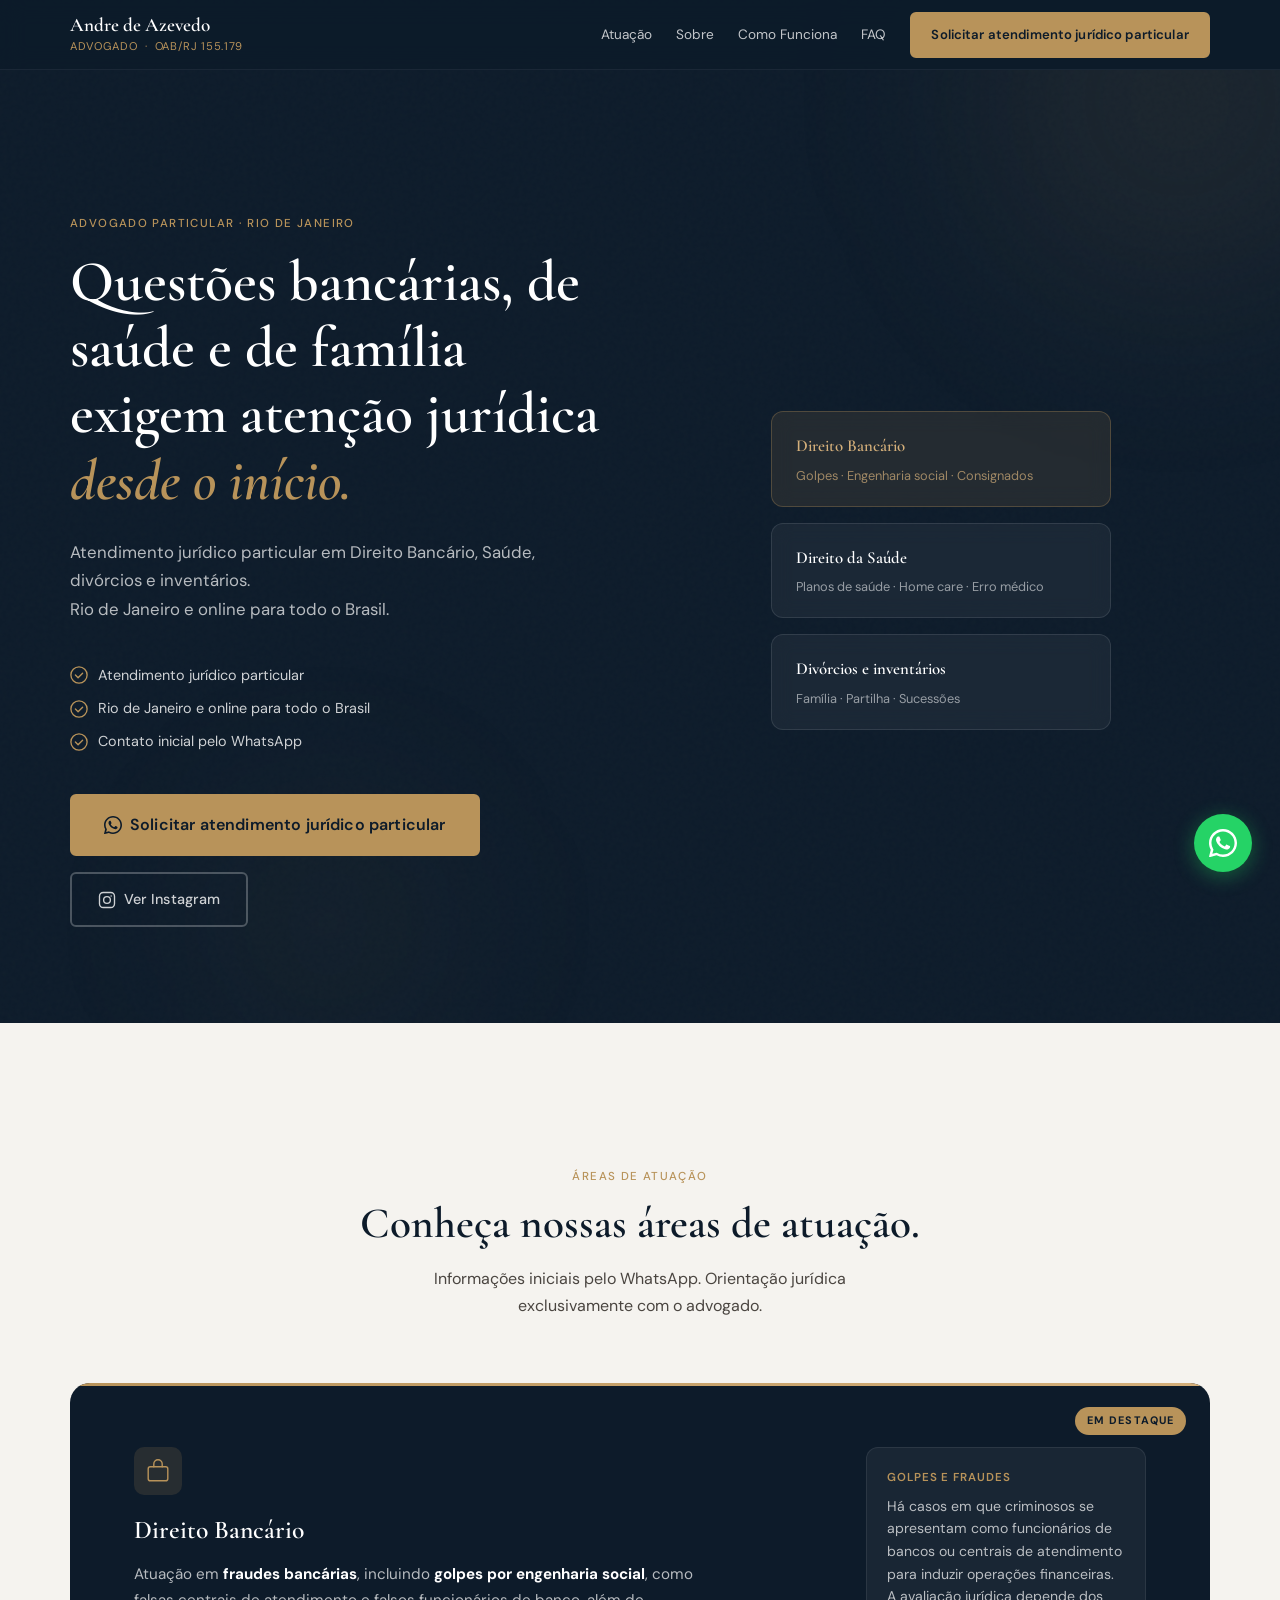
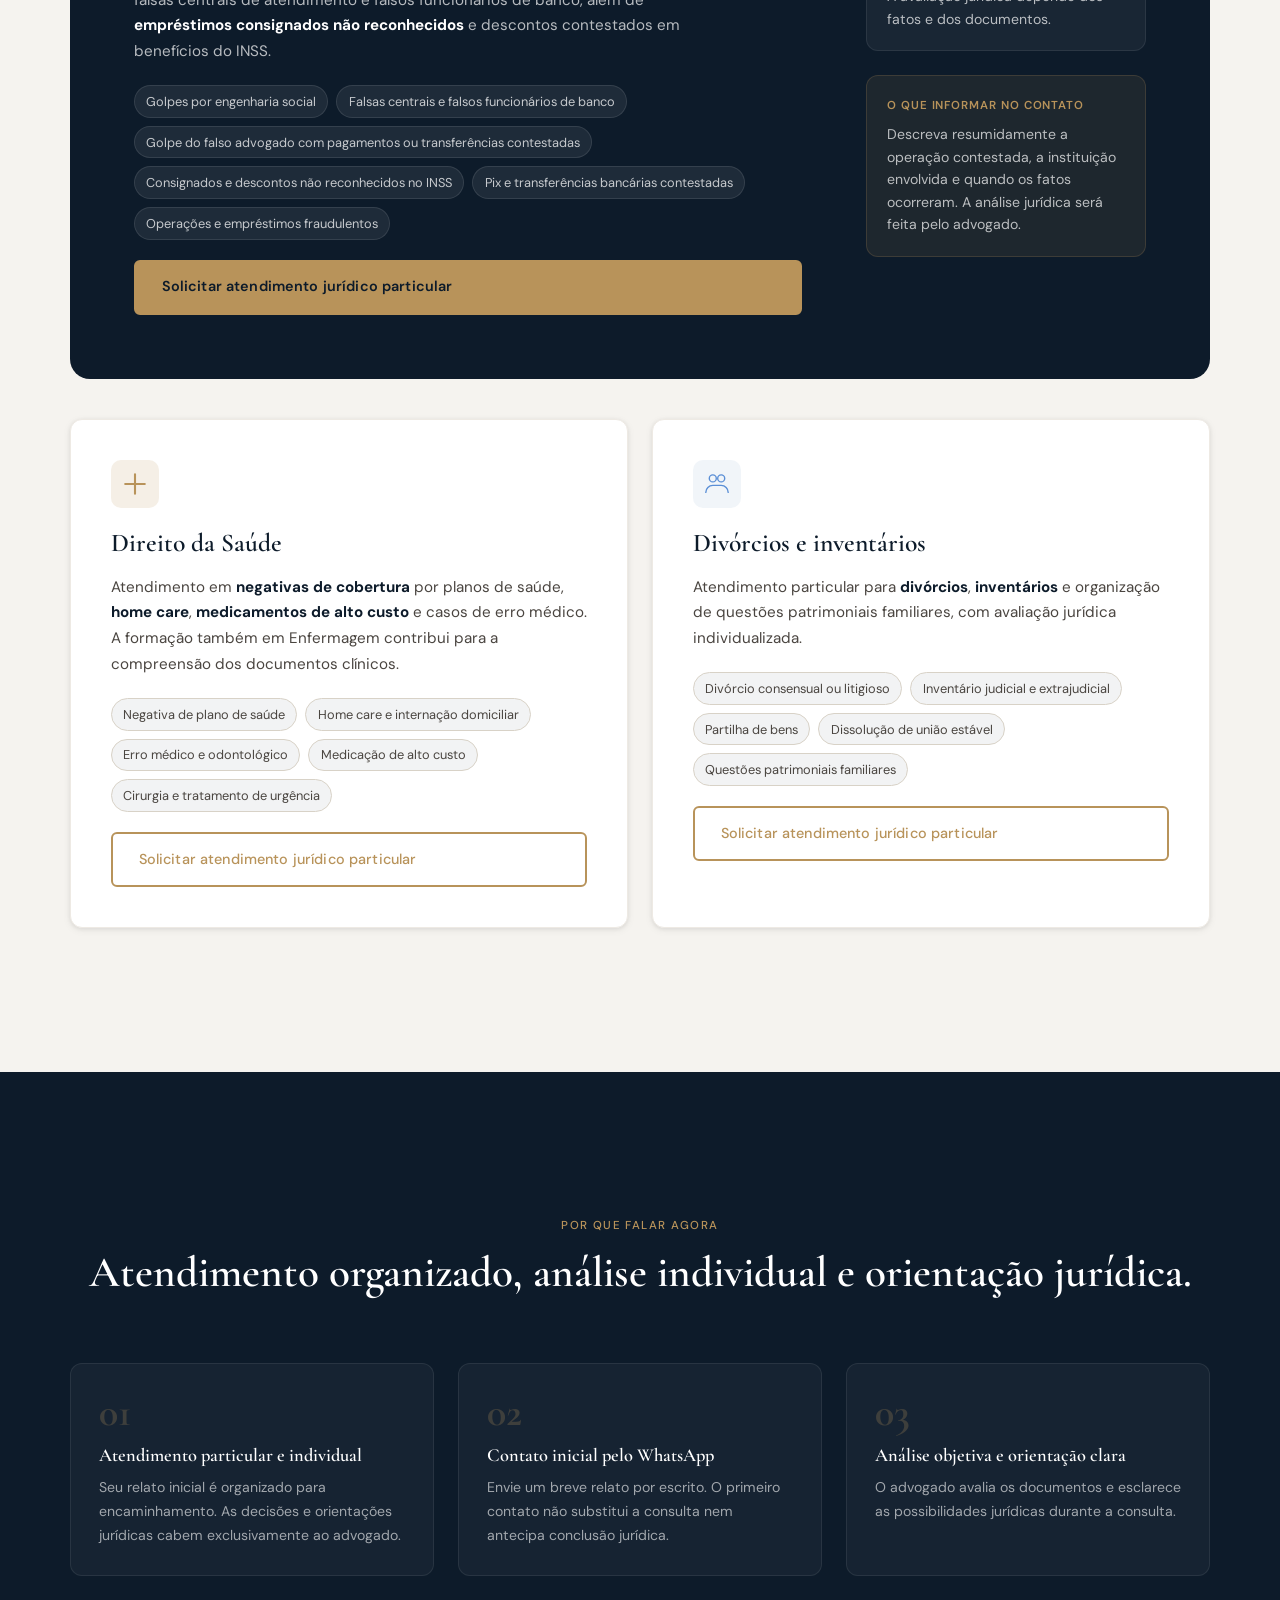
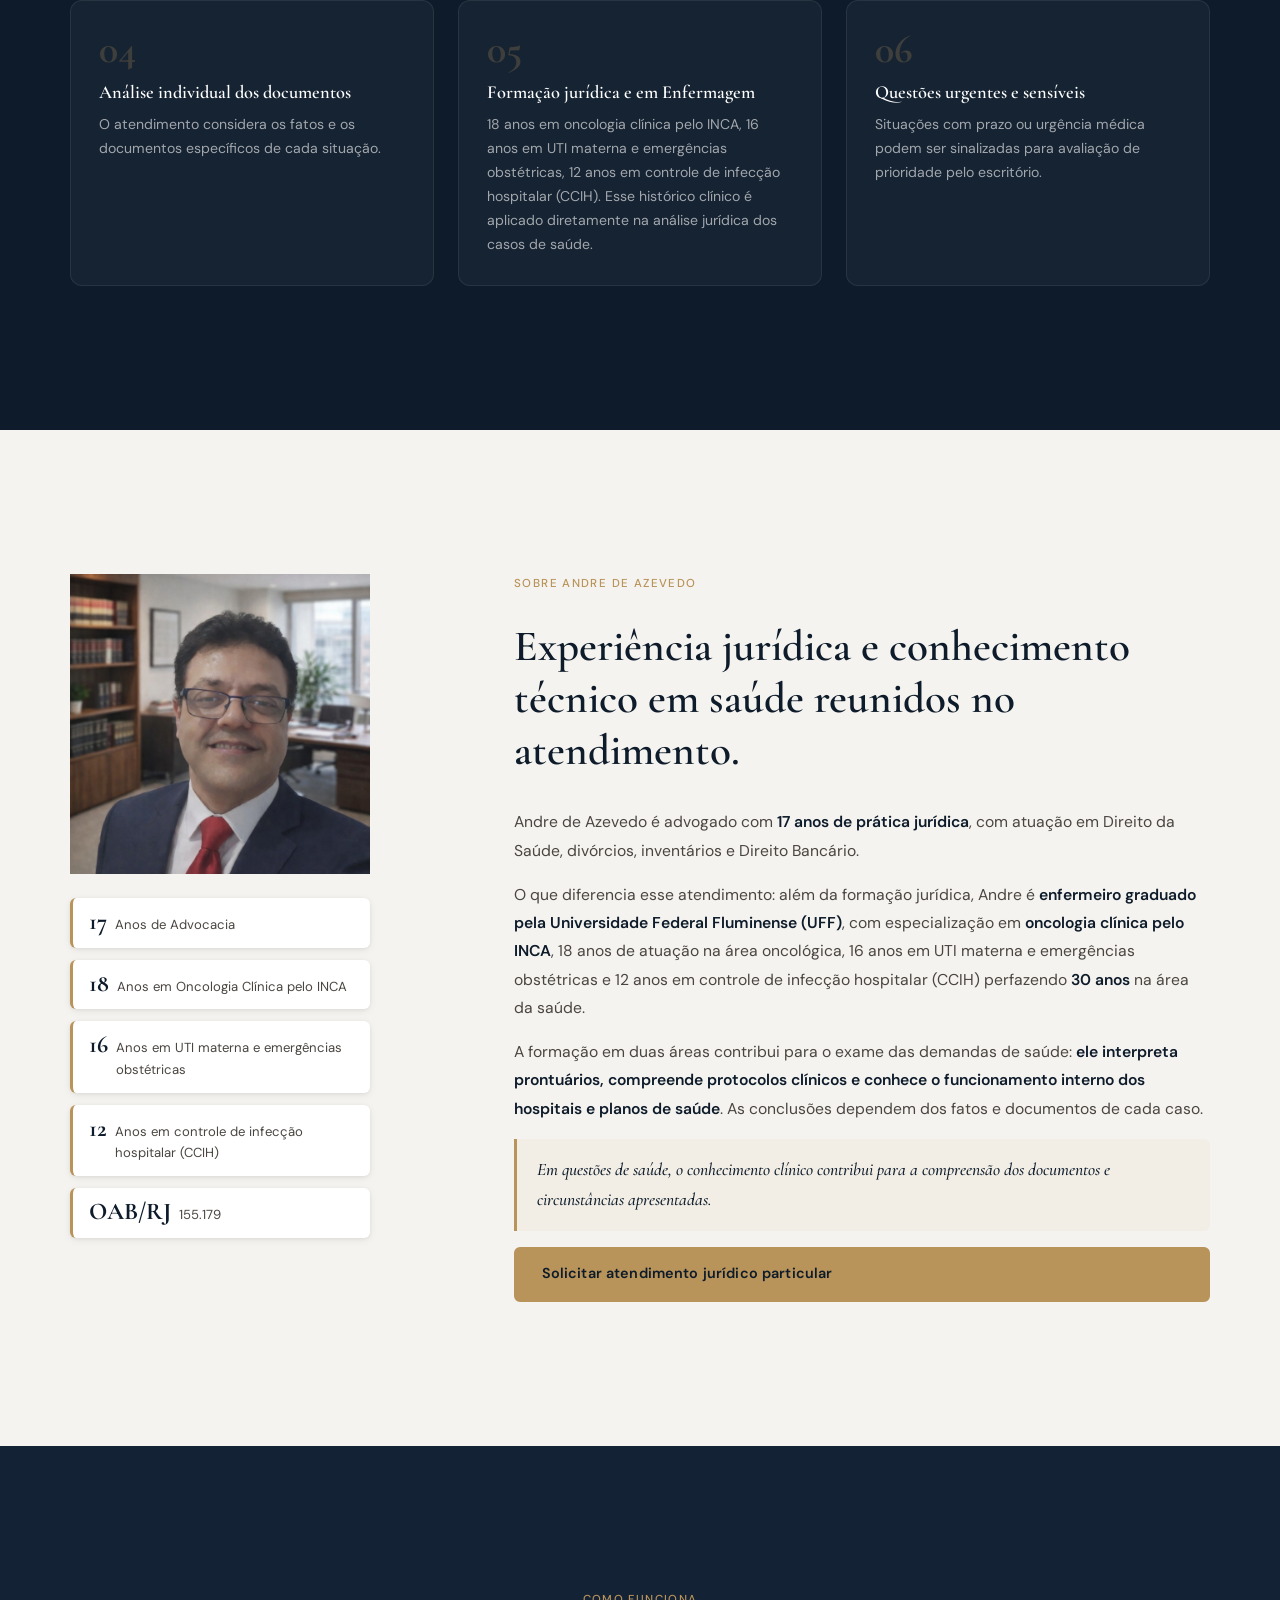
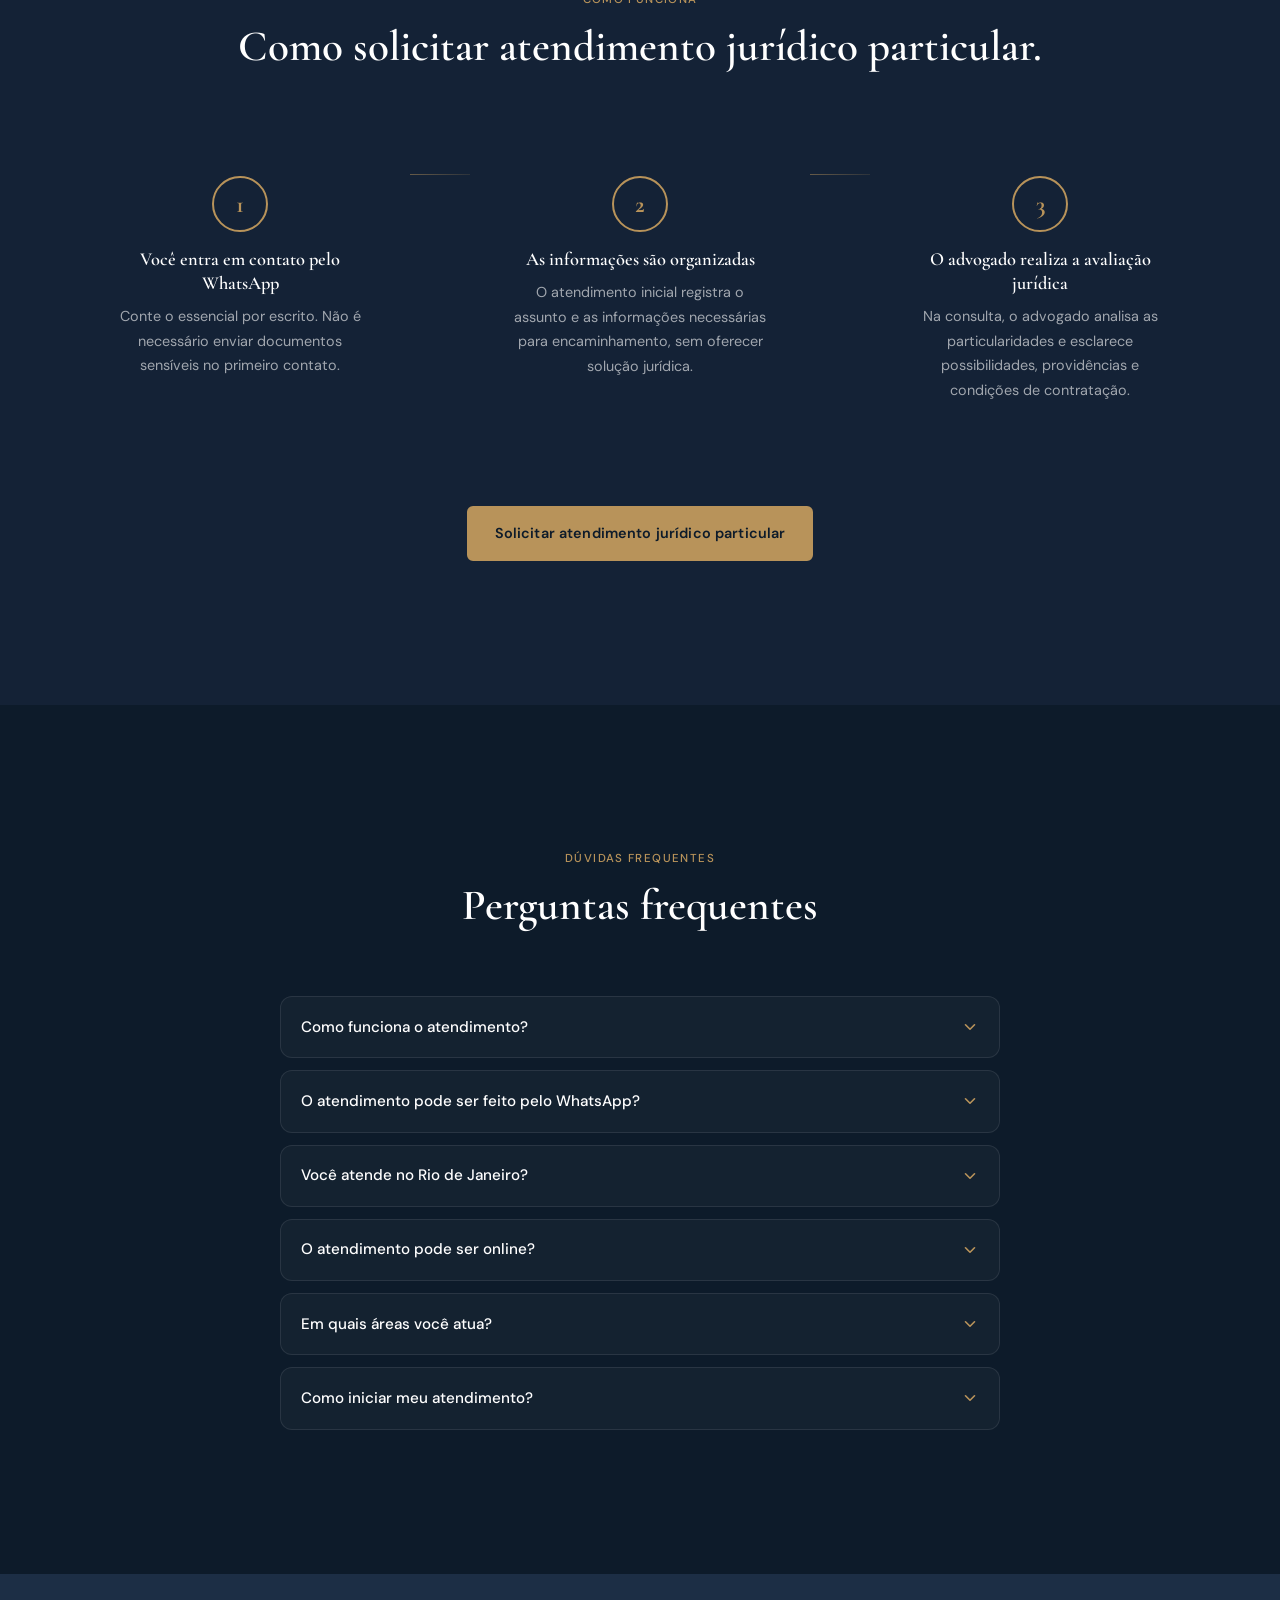
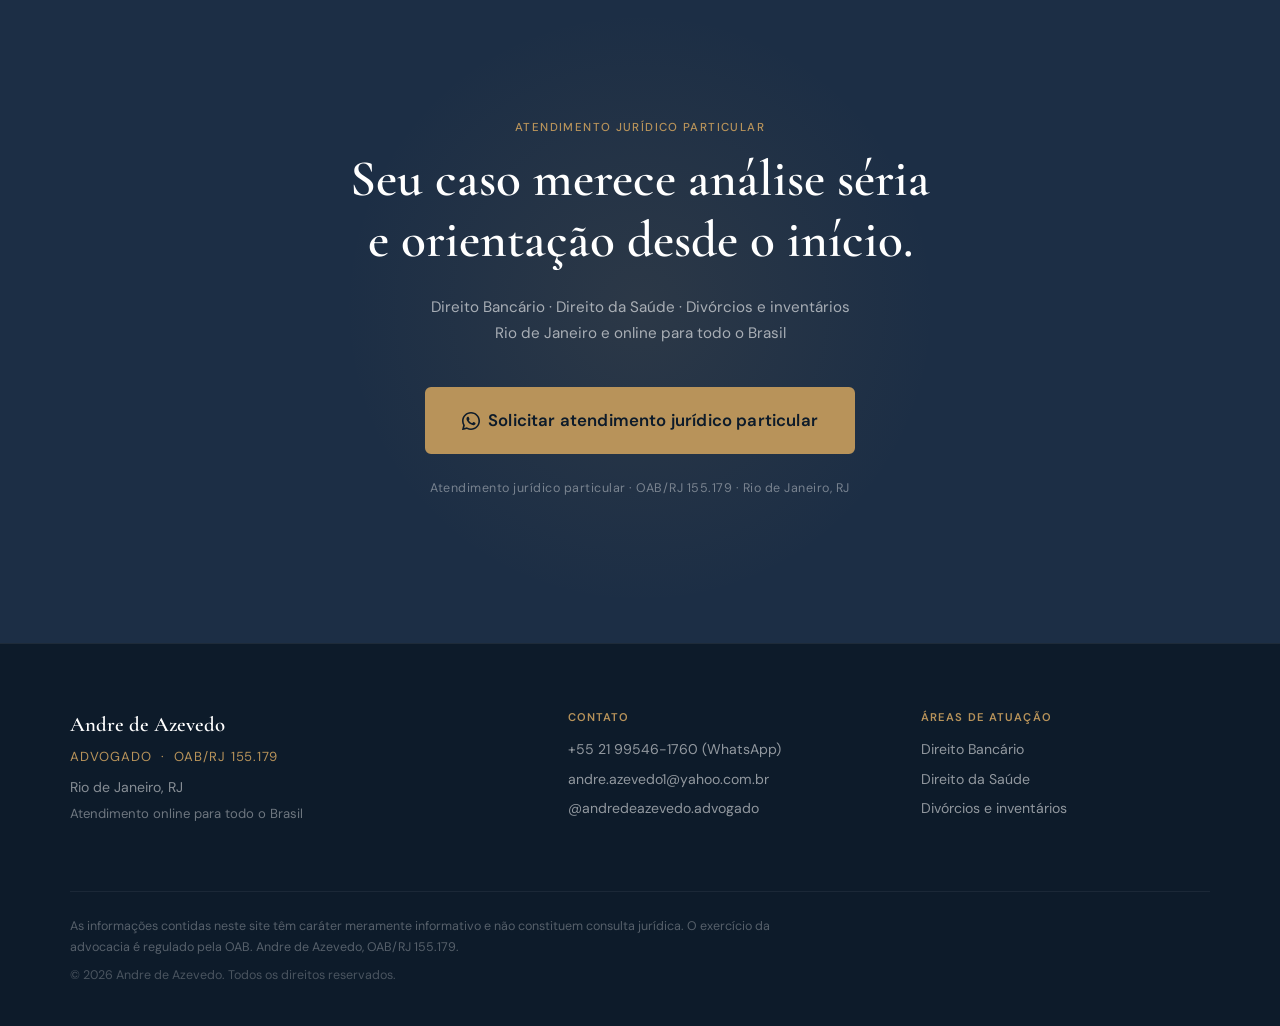
<file: index.html>
<!DOCTYPE html>
<html lang="pt-BR">
	<head>
		<meta charset="UTF-8">
		<meta name="viewport" content="width=device-width, initial-scale=1.0">

		<!-- ============================================================
       SEO - TITLE & META
       ============================================================ -->
		<title>André de Azevedo | Advocacia Particular RJ | Bancário, Saúde e Família</title>
		<link rel="icon" type="image/png" href="./assets/balance.png">
		<meta name="description" content="Advocacia particular no Rio de Janeiro em Direito Bancário (fraudes, engenharia social e consignados), Direito da Saúde, divórcios e inventários. Contato pelo WhatsApp.">
		<meta name="keywords" content="advogado divórcio rj, advogado inventário rj, advogado plano de saúde rj, advogado fraude bancária rj, fraude bancária engenharia social, advogado consignado rj">
		<meta name="robots" content="index, follow">
		<link rel="canonical" href="https://andredeazevedo.adv.br/">

		<!-- Open Graph -->
		<meta property="og:type" content="website">
		<meta property="og:title" content="Andre de Azevedo – Advogado Particular | Rio de Janeiro">
		<meta property="og:description" content="Advocacia particular em Direito Bancário, Saúde, divórcios e inventários. Rio de Janeiro e online.">
		<meta property="og:url" content="https://andredeazevedo.adv.br/">
		<meta property="og:locale" content="pt_BR">
		<!-- og:image: adicione o caminho da sua foto ou imagem aqui -->
		<meta property="og:image" content="https://andredeazevedo.adv.br/img/og-image.jpg">

		<!-- ============================================================
       TRACKING PLACEHOLDERS
       Descomente e adicione seus IDs quando estiver pronto
       ============================================================ -->

		<!-- Google Tag Manager -->
		<!--
  <script>(function(w,d,s,l,i){w[l]=w[l]||[];w[l].push({'gtm.start':
  new Date().getTime(),event:'gtm.js'});var f=d.getElementsByTagName(s)[0],
  j=d.createElement(s),dl=l!='dataLayer'?'&l='+l:'';j.async=true;j.src=
  'https://www.googletagmanager.com/gtm.js?id='+i+dl;f.parentNode.insertBefore(j,f);
  })(window,document,'script','dataLayer','GTM-XXXXXXX');</script>
  -->

		<!-- Google Analytics (GA4) -->
		<!--
  <script async src="https://www.googletagmanager.com/gtag/js?id=G-XXXXXXXXXX"></script>
  <script>
    window.dataLayer = window.dataLayer || [];
    function gtag(){dataLayer.push(arguments);}
    gtag('js', new Date());
    gtag('config', 'G-XXXXXXXXXX');
  </script>
  -->

		<!-- Google Ads: acompanhamento de cliques no WhatsApp (não equivale a contato efetivo) -->
		<script async src="https://www.googletagmanager.com/gtag/js?id=AW-17997476689"></script>
		<script>
			window.dataLayer = window.dataLayer || [];
			function gtag(){dataLayer.push(arguments);}
			gtag('js', new Date());
			gtag('config', 'AW-17997476689');
		</script>

		<!-- Meta Pixel -->
		<!--
  <script>
    !function(f,b,e,v,n,t,s){if(f.fbq)return;n=f.fbq=function(){n.callMethod?
    n.callMethod.apply(n,arguments):n.queue.push(arguments)};if(!f._fbq)f._fbq=n;
    n.push=n;n.loaded=!0;n.version='2.0';n.queue=[];t=b.createElement(e);t.async=!0;
    t.src=v;s=b.getElementsByTagName(e)[0];s.parent.insertBefore(t,s)}(window,
    document,'script','https://connect.facebook.net/en_US/fbevents.js');
    fbq('init', 'XXXXXXXXXXXXXXXXX');
    fbq('track', 'PageView');
  </script>
  -->

		<!-- JSON-LD Structured Data -->
		<script type="application/ld+json">
			{
				"@context": "https://schema.org",
				"@type": "LegalService",
				"name": "Andre de Azevedo – Advogado",
				"description": "Advocacia particular em Direito Bancário, Direito da Saúde, divórcios e inventários no Rio de Janeiro e online.",
				"url": "https://andredeazevedo.adv.br/",
				"telephone": "+55-21-99546-1760",
				"email": "andre.azevedo1@yahoo.com.br",
				"address": {
					"@type": "PostalAddress",
					"addressLocality": "Rio de Janeiro",
					"addressRegion": "RJ",
					"addressCountry": "BR"
					},
					"areaServed": "BR",
					"sameAs": ["https://www.instagram.com/andredeazevedo.advogado/"]
				}
		</script>

		<link rel="stylesheet" href="styles.css">
		<link rel="preconnect" href="https://fonts.googleapis.com">
		<link rel="preconnect" href="https://fonts.gstatic.com" crossorigin>
		<link href="https://fonts.googleapis.com/css2?family=Cormorant+Garamond:ital,wght@0,400;0,500;0,600;0,700;1,400;1,600&family=DM+Sans:ital,opsz,wght@0,9..40,300;0,9..40,400;0,9..40,500;0,9..40,600;1,9..40,300&display=swap" rel="stylesheet">
	</head>
	<body>

		<!-- ============================================================
       GTM NOSCRIPT (descomente junto com o GTM acima)
       ============================================================ -->
		<!--
  <noscript><iframe src="https://www.googletagmanager.com/ns.html?id=GTM-XXXXXXX"
  height="0" width="0" style="display:none;visibility:hidden"></iframe></noscript>
  -->

		<!-- ============================================================
       HEADER
       ============================================================ -->
		<header class="site-header" id="topo" role="banner">
			<div class="container header-inner">
				<a href="#topo" class="logo" aria-label="Andre de Azevedo Advogado – ir para o topo">
					<span class="logo-name">Andre de Azevedo</span>
					<span class="logo-title">Advogado &nbsp;·&nbsp; OAB/RJ 155.179</span>
				</a>

				<nav class="header-nav" aria-label="Navegação principal">
					<a href="#areas">Atuação</a>
					<a href="#sobre">Sobre</a>
					<a href="#como-funciona">Como Funciona</a>
					<a href="#faq">FAQ</a>
				</nav>

				<!-- ============================================================
           EDITAR: número e mensagem do WhatsApp
           ============================================================ -->
				<a href="https://wa.me/5521995461760?text=Ol%C3%A1%2C%20gostaria%20de%20solicitar%20atendimento%20jur%C3%ADdico%20particular."
				   class="btn btn-primary btn-header js-whatsapp-cta"
				   target="_blank"
				   rel="noopener noreferrer"
				   aria-label="Solicitar atendimento jurídico particular pelo WhatsApp"
				>
					Solicitar atendimento jurídico particular
				</a>

				<button class="menu-toggle" aria-label="Abrir menu" aria-expanded="false" aria-controls="mobile-menu">
					<span></span><span></span><span></span>
				</button>
			</div>
		</header>

		<!-- Mobile nav – fora do header para não alterar sua altura -->
		<div class="mobile-menu" id="mobile-menu" hidden>
			<a href="#areas" class="mobile-link">Atuação</a>
			<a href="#sobre" class="mobile-link">Sobre</a>
			<a href="#como-funciona" class="mobile-link">Como Funciona</a>
			<a href="#faq" class="mobile-link">FAQ</a>
			<a href="https://wa.me/5521995461760?text=Ol%C3%A1%2C%20gostaria%20de%20solicitar%20atendimento%20jur%C3%ADdico%20particular."
			   class="btn btn-primary btn-full js-whatsapp-cta"
			   target="_blank"
			   rel="noopener noreferrer"
			>Solicitar atendimento jurídico particular</a>
		</div>

		<main>

			<!-- ============================================================
         HERO
         ============================================================ -->
			<section class="hero" id="hero" aria-labelledby="hero-headline">
				<div class="hero-bg" aria-hidden="true">
					<div class="hero-grain"></div>
					<div class="hero-shape hero-shape-1"></div>
					<div class="hero-shape hero-shape-2"></div>
				</div>

				<div class="container hero-inner">
					<div class="hero-content">
						<p class="hero-eyebrow">Advogado particular · Rio de Janeiro</p>

						<h1 class="hero-headline" id="hero-headline">
							Questões bancárias, de saúde e de família exigem atenção jurídica<br class="break-desktop">
							<em>desde o início.</em>
						</h1>

						<p class="hero-sub">
							Atendimento jurídico particular em Direito Bancário, Saúde, divórcios e inventários.<br>
							Rio de Janeiro e online para todo o Brasil.
						</p>

						<div class="hero-trust" aria-label="Diferenciais do atendimento">
							<div class="trust-item">
								<svg class="trust-icon" viewBox="0 0 20 20" aria-hidden="true"><circle cx="10" cy="10" r="9" stroke="currentColor" stroke-width="1.5" fill="none"/><path d="M6 10l3 3 5-5" stroke="currentColor" stroke-width="1.5" stroke-linecap="round" stroke-linejoin="round" fill="none"/></svg>
								Atendimento jurídico particular
							</div>
							<div class="trust-item">
								<svg class="trust-icon" viewBox="0 0 20 20" aria-hidden="true"><circle cx="10" cy="10" r="9" stroke="currentColor" stroke-width="1.5" fill="none"/><path d="M6 10l3 3 5-5" stroke="currentColor" stroke-width="1.5" stroke-linecap="round" stroke-linejoin="round" fill="none"/></svg>
								Rio de Janeiro e online para todo o Brasil
							</div>
							<div class="trust-item">
								<svg class="trust-icon" viewBox="0 0 20 20" aria-hidden="true"><circle cx="10" cy="10" r="9" stroke="currentColor" stroke-width="1.5" fill="none"/><path d="M6 10l3 3 5-5" stroke="currentColor" stroke-width="1.5" stroke-linecap="round" stroke-linejoin="round" fill="none"/></svg>
								Contato inicial pelo WhatsApp
							</div>
						</div>

						<div class="hero-ctas">
							<a href="https://wa.me/5521995461760?text=Ol%C3%A1%2C%20gostaria%20de%20solicitar%20atendimento%20jur%C3%ADdico%20particular."
							   class="btn btn-primary btn-hero js-whatsapp-cta"
							   target="_blank"
							   rel="noopener noreferrer"
							   aria-label="Solicitar atendimento jurídico particular pelo WhatsApp"
							>
								<svg class="btn-icon" viewBox="0 0 24 24" aria-hidden="true"><path d="M17.472 14.382c-.297-.149-1.758-.867-2.03-.967-.273-.099-.471-.148-.67.15-.197.297-.767.966-.94 1.164-.173.199-.347.223-.644.075-.297-.15-1.255-.463-2.39-1.475-.883-.788-1.48-1.761-1.653-2.059-.173-.297-.018-.458.13-.606.134-.133.298-.347.446-.52.149-.174.198-.298.298-.497.099-.198.05-.371-.025-.52-.075-.149-.669-1.612-.916-2.207-.242-.579-.487-.5-.669-.51-.173-.008-.371-.01-.57-.01-.198 0-.52.074-.792.372-.272.297-1.04 1.016-1.04 2.479 0 1.462 1.065 2.875 1.213 3.074.149.198 2.096 3.2 5.077 4.487.709.306 1.262.489 1.694.625.712.227 1.36.195 1.871.118.571-.085 1.758-.719 2.006-1.413.248-.694.248-1.289.173-1.413-.074-.124-.272-.198-.57-.347z" fill="currentColor"/><path d="M12 0C5.373 0 0 5.373 0 12c0 2.115.553 4.1 1.523 5.824L.057 23.5a.5.5 0 0 0 .614.612l5.806-1.525A11.94 11.94 0 0 0 12 24c6.627 0 12-5.373 12-12S18.627 0 12 0zm0 21.894a9.862 9.862 0 0 1-5.022-1.372l-.36-.215-3.73.98.997-3.645-.235-.374A9.862 9.862 0 0 1 2.106 12C2.106 6.53 6.53 2.106 12 2.106c5.471 0 9.894 4.424 9.894 9.894 0 5.471-4.423 9.894-9.894 9.894z" fill="currentColor"/></svg>
								Solicitar atendimento jurídico particular
							</a>
							<a href="https://www.instagram.com/andredeazevedo.advogado/"
							   class="btn btn-secondary js-instagram-cta"
							   target="_blank"
							   rel="noopener noreferrer"
							   aria-label="Ver perfil no Instagram"
							>
								<svg class="btn-icon" viewBox="0 0 24 24" aria-hidden="true"><rect x="2" y="2" width="20" height="20" rx="5" ry="5" stroke="currentColor" stroke-width="1.8" fill="none"/><circle cx="12" cy="12" r="4.5" stroke="currentColor" stroke-width="1.8" fill="none"/><circle cx="17.5" cy="6.5" r="1" fill="currentColor"/></svg>
								Ver Instagram
							</a>
						</div>
					</div>

					<div class="hero-visual" aria-hidden="true">
						<div class="hero-card-stack">
						<div class="hero-card hc-1">
							<span class="hc-label">Direito Bancário</span>
							<span class="hc-sub">Golpes · Engenharia social · Consignados</span>
						</div>
						<div class="hero-card hc-2">
							<span class="hc-label">Direito da Saúde</span>
							<span class="hc-sub">Planos de saúde · Home care · Erro médico</span>
						</div>
						<div class="hero-card hc-3">
							<span class="hc-label">Divórcios e inventários</span>
							<span class="hc-sub">Família · Partilha · Sucessões</span>
						</div>
					</div>
				</div>
			</section>

			<!-- ============================================================
         AREAS DE ATUAÇÃO
         ============================================================ -->
			<section class="areas" id="areas" aria-labelledby="areas-heading">
				<div class="container">
					<div class="section-header">
						<p class="section-eyebrow">Áreas de atuação</p>
						<h2 class="section-title" id="areas-heading">Conheça nossas áreas de atuação.</h2>
						<p class="section-sub">Informações iniciais pelo WhatsApp. Orientação jurídica exclusivamente com o advogado.</p>
					</div>

					<!-- BANCÁRIO: área em destaque -->
					<div class="area-featured" id="bancario">
						<div class="area-featured-badge">Em destaque</div>
						<div class="area-featured-inner">
							<div class="area-featured-content">
								<div class="area-icon area-icon-banking" aria-hidden="true">
									<svg viewBox="0 0 40 40"><rect x="6" y="14" width="28" height="20" rx="3" stroke="currentColor" stroke-width="2" fill="none"/><path d="M14 14v-4a6 6 0 0 1 12 0v4" stroke="currentColor" stroke-width="2" fill="none" stroke-linecap="round"/></svg>
								</div>
								<h3 class="area-title">Direito Bancário</h3>
								<p class="area-desc">
									Atuação em <strong>fraudes bancárias</strong>, incluindo <strong>golpes por engenharia social</strong>, como falsas centrais de atendimento e falsos funcionários de banco, além de <strong>empréstimos consignados não reconhecidos</strong> e descontos contestados em benefícios do INSS.
								</p>
								<ul class="area-cases" aria-label="Casos atendidos em Direito Bancário">
									<li>Golpes por engenharia social</li>
									<li>Falsas centrais e falsos funcionários de banco</li>
									<li>Golpe do falso advogado com pagamentos ou transferências contestadas</li>
									<li>Consignados e descontos não reconhecidos no INSS</li>
									<li>Pix e transferências bancárias contestadas</li>
									<li>Operações e empréstimos fraudulentos</li>
								</ul>
								<a href="https://wa.me/5521995461760?text=Ol%C3%A1%2C%20gostaria%20de%20solicitar%20atendimento%20jur%C3%ADdico%20particular." class="btn btn-primary js-whatsapp-cta" target="_blank" rel="noopener noreferrer">Solicitar atendimento jurídico particular</a>
							</div>
							<div class="area-featured-aside">
								<div class="aside-block">
									<p class="aside-title">Golpes e fraudes</p>
									<p class="aside-text">Há casos em que criminosos se apresentam como funcionários de bancos ou centrais de atendimento para induzir operações financeiras. A avaliação jurídica depende dos fatos e dos documentos.</p>
								</div>
								<div class="aside-block aside-urgency">
									<p class="aside-title">O que informar no contato</p>
									<p class="aside-text">Descreva resumidamente a operação contestada, a instituição envolvida e quando os fatos ocorreram. A análise jurídica será feita pelo advogado.</p>
								</div>
							</div>
						</div>
					</div>

					<!-- SAÚDE + FAMÍLIA -->
					<div class="area-grid">
						<!-- Saúde -->
						<div class="area-card" id="saude">
							<div class="area-icon area-icon-health" aria-hidden="true">
								<svg viewBox="0 0 40 40"><path d="M20 6v28M6 20h28" stroke="currentColor" stroke-width="3" stroke-linecap="round"/></svg>
							</div>
							<h3 class="area-title">Direito da Saúde</h3>
							<p class="area-desc">
								Atendimento em <strong>negativas de cobertura</strong> por planos de saúde, <strong>home care</strong>, <strong>medicamentos de alto custo</strong> e casos de erro médico. A formação também em Enfermagem contribui para a compreensão dos documentos clínicos.
							</p>
							<ul class="area-cases" aria-label="Casos atendidos em Direito da Saúde">
								<li>Negativa de plano de saúde</li>
								<li>Home care e internação domiciliar</li>
								<li>Erro médico e odontológico</li>
								<li>Medicação de alto custo</li>
								<li>Cirurgia e tratamento de urgência</li>
							</ul>
							<a href="https://wa.me/5521995461760?text=Ol%C3%A1%2C%20gostaria%20de%20solicitar%20atendimento%20jur%C3%ADdico%20particular." class="btn btn-outline js-whatsapp-cta" target="_blank" rel="noopener noreferrer">Solicitar atendimento jurídico particular</a>
						</div>

						<!-- Família -->
						<div class="area-card" id="familia">
							<div class="area-icon area-icon-family" aria-hidden="true">
								<svg viewBox="0 0 40 40"><circle cx="14" cy="12" r="5" stroke="currentColor" stroke-width="2" fill="none"/><circle cx="26" cy="12" r="5" stroke="currentColor" stroke-width="2" fill="none"/><path d="M4 32c0-5.523 4.477-10 10-10h12c5.523 0 10 4.477 10 10" stroke="currentColor" stroke-width="2" fill="none" stroke-linecap="round"/></svg>
							</div>
							<h3 class="area-title">Divórcios e inventários</h3>
							<p class="area-desc">
								Atendimento particular para <strong>divórcios</strong>, <strong>inventários</strong> e organização de questões patrimoniais familiares, com avaliação jurídica individualizada.
							</p>
							<ul class="area-cases" aria-label="Casos atendidos em Direito de Família">
								<li>Divórcio consensual ou litigioso</li>
								<li>Inventário judicial e extrajudicial</li>
								<li>Partilha de bens</li>
								<li>Dissolução de união estável</li>
								<li>Questões patrimoniais familiares</li>
							</ul>
							<a href="https://wa.me/5521995461760?text=Ol%C3%A1%2C%20gostaria%20de%20solicitar%20atendimento%20jur%C3%ADdico%20particular." class="btn btn-outline js-whatsapp-cta" target="_blank" rel="noopener noreferrer">Solicitar atendimento jurídico particular</a>
						</div>
					</div>
				</div>
			</section>

			<!-- ============================================================
         POR QUE CONTRATAR
         ============================================================ -->
			<section class="why" id="por-que" aria-labelledby="why-heading">
				<div class="container">
					<div class="section-header section-header-light">
						<p class="section-eyebrow">Por que falar agora</p>
						<h2 class="section-title" id="why-heading">Atendimento organizado, análise individual e orientação jurídica.</h2>
					</div>

					<div class="why-grid">
						<div class="why-card">
							<div class="why-num" aria-hidden="true">01</div>
							<h3 class="why-title">Atendimento particular e individual</h3>
							<p class="why-desc">Seu relato inicial é organizado para encaminhamento. As decisões e orientações jurídicas cabem exclusivamente ao advogado.</p>
						</div>
						<div class="why-card">
							<div class="why-num" aria-hidden="true">02</div>
							<h3 class="why-title">Contato inicial pelo WhatsApp</h3>
							<p class="why-desc">Envie um breve relato por escrito. O primeiro contato não substitui a consulta nem antecipa conclusão jurídica.</p>
						</div>
						<div class="why-card">
							<div class="why-num" aria-hidden="true">03</div>
							<h3 class="why-title">Análise objetiva e orientação clara</h3>
							<p class="why-desc">O advogado avalia os documentos e esclarece as possibilidades jurídicas durante a consulta.</p>
						</div>
						<div class="why-card">
							<div class="why-num" aria-hidden="true">04</div>
							<h3 class="why-title">Análise individual dos documentos</h3>
							<p class="why-desc">O atendimento considera os fatos e os documentos específicos de cada situação.</p>
						</div>
						<div class="why-card">
							<div class="why-num" aria-hidden="true">05</div>
							<h3 class="why-title">Formação jurídica e em Enfermagem</h3>
							<p class="why-desc">18 anos em oncologia clínica pelo INCA, 16 anos em UTI materna e emergências obstétricas, 12 anos em controle de infecção hospitalar (CCIH). Esse histórico clínico é aplicado diretamente na análise jurídica dos casos de saúde.</p>
						</div>
						<div class="why-card">
							<div class="why-num" aria-hidden="true">06</div>
							<h3 class="why-title">Questões urgentes e sensíveis</h3>
							<p class="why-desc">Situações com prazo ou urgência médica podem ser sinalizadas para avaliação de prioridade pelo escritório.</p>
						</div>
					</div>
				</div>
			</section>

			<!-- ============================================================
         SOBRE MIM
         ============================================================ -->
			<section class="sobre" id="sobre" aria-labelledby="sobre-heading">
				<div class="container sobre-inner">
					<div class="sobre-visual" aria-hidden="true">
						<img src="./assets/foto.webp">
						<div class="sobre-credentials">
							<div class="cred-item">
								<span class="cred-num">17</span>
								<span class="cred-label">Anos de Advocacia</span>
							</div>
							<div class="cred-item">
								<span class="cred-num">18</span>
								<span class="cred-label">Anos em Oncologia Clínica pelo INCA</span>
							</div>
							<div class="cred-item">
								<span class="cred-num">16</span>
								<span class="cred-label">Anos em UTI materna e emergências obstétricas</span>
							</div>
							<div class="cred-item">
								<span class="cred-num">12</span>
								<span class="cred-label">Anos em controle de infecção hospitalar (CCIH)</span>
							</div>
							<div class="cred-item">
								<span class="cred-num">OAB/RJ</span>
								<span class="cred-label">155.179</span>
							</div>
						</div>
					</div>

					<div class="sobre-content">
						<p class="section-eyebrow">Sobre Andre de Azevedo</p>
						<h2 class="section-title left-align" id="sobre-heading">Experiência jurídica e conhecimento técnico em saúde reunidos no atendimento.</h2>

						<p class="sobre-text">
							Andre de Azevedo é advogado com <strong>17 anos de prática jurídica</strong>, com atuação em Direito da Saúde, divórcios, inventários e Direito Bancário.
						</p>
						<p class="sobre-text">
							O que diferencia esse atendimento: além da formação jurídica, Andre é <strong>enfermeiro graduado pela Universidade Federal Fluminense (UFF)</strong>, com especialização em <strong>oncologia clínica pelo INCA</strong>, 18 anos de atuação na área oncológica, 16 anos em UTI materna e emergências obstétricas e 12 anos em controle de infecção hospitalar (CCIH) perfazendo <strong>30 anos</strong>
							na área da saúde.
						</p>
						<p class="sobre-text">
							A formação em duas áreas contribui para o exame das demandas de saúde: <strong>ele interpreta prontuários, compreende protocolos clínicos e conhece o funcionamento interno dos hospitais e planos de saúde</strong>. As conclusões dependem dos fatos e documentos de cada caso.
						</p>
						<p class="sobre-text sobre-text-emphasis">
							Em questões de saúde, o conhecimento clínico contribui para a compreensão dos documentos e circunstâncias apresentadas.
						</p>

						<a href="https://wa.me/5521995461760?text=Ol%C3%A1%2C%20gostaria%20de%20solicitar%20atendimento%20jur%C3%ADdico%20particular."
						   class="btn btn-primary js-whatsapp-cta"
						   target="_blank"
						   rel="noopener noreferrer"
						>Solicitar atendimento jurídico particular</a>
					</div>
				</div>
			</section>

			<!-- ============================================================
         COMO FUNCIONA
         ============================================================ -->
			<section class="como-funciona" id="como-funciona" aria-labelledby="como-heading">
				<div class="container">
					<div class="section-header">
						<p class="section-eyebrow">Como funciona</p>
						<h2 class="section-title" id="como-heading">Como solicitar atendimento jurídico particular.</h2>
					</div>

					<div class="steps-row">
						<div class="step-item">
							<div class="step-num" aria-hidden="true">1</div>
							<h3 class="step-title">Você entra em contato pelo WhatsApp</h3>
							<p class="step-desc">Conte o essencial por escrito. Não é necessário enviar documentos sensíveis no primeiro contato.</p>
						</div>
						<div class="step-connector" aria-hidden="true"></div>
						<div class="step-item">
							<div class="step-num" aria-hidden="true">2</div>
							<h3 class="step-title">As informações são organizadas</h3>
							<p class="step-desc">O atendimento inicial registra o assunto e as informações necessárias para encaminhamento, sem oferecer solução jurídica.</p>
						</div>
						<div class="step-connector" aria-hidden="true"></div>
						<div class="step-item">
							<div class="step-num" aria-hidden="true">3</div>
							<h3 class="step-title">O advogado realiza a avaliação jurídica</h3>
							<p class="step-desc">Na consulta, o advogado analisa as particularidades e esclarece possibilidades, providências e condições de contratação.</p>
						</div>
					</div>

					<div class="steps-cta">
						<a href="https://wa.me/5521995461760?text=Ol%C3%A1%2C%20gostaria%20de%20solicitar%20atendimento%20jur%C3%ADdico%20particular."
						   class="btn btn-primary js-whatsapp-cta"
						   target="_blank"
						   rel="noopener noreferrer"
						>Solicitar atendimento jurídico particular</a>
					</div>
				</div>
			</section>

			<!-- ============================================================
         FAQ
         ============================================================ -->
			<section class="faq" id="faq" aria-labelledby="faq-heading">
				<div class="container">
					<div class="section-header section-header-light">
						<p class="section-eyebrow">Dúvidas frequentes</p>
						<h2 class="section-title" id="faq-heading">Perguntas frequentes</h2>
					</div>

					<div class="faq-list" role="list">

						<div class="faq-item" role="listitem">
							<button class="faq-trigger" aria-expanded="false" aria-controls="faq-1">
								Como funciona o atendimento?
								<svg class="faq-chevron" viewBox="0 0 20 20" aria-hidden="true"><path d="M5 7.5l5 5 5-5" stroke="currentColor" stroke-width="1.8" stroke-linecap="round" stroke-linejoin="round" fill="none"/></svg>
							</button>
							<div class="faq-answer" id="faq-1" hidden>
								O contato inicial é feito pelo WhatsApp para registrar informações básicas. A orientação jurídica é prestada exclusivamente pelo advogado em consulta.
							</div>
						</div>

						<div class="faq-item" role="listitem">
							<button class="faq-trigger" aria-expanded="false" aria-controls="faq-2">
								O atendimento pode ser feito pelo WhatsApp?
								<svg class="faq-chevron" viewBox="0 0 20 20" aria-hidden="true"><path d="M5 7.5l5 5 5-5" stroke="currentColor" stroke-width="1.8" stroke-linecap="round" stroke-linejoin="round" fill="none"/></svg>
							</button>
							<div class="faq-answer" id="faq-2" hidden>
								Sim. Para iniciar o atendimento, envie um breve relato por escrito. O atendimento poderá continuar por videochamada ou presencialmente, conforme disponibilidade.
							</div>
						</div>

						<div class="faq-item" role="listitem">
							<button class="faq-trigger" aria-expanded="false" aria-controls="faq-3">
								Você atende no Rio de Janeiro?
								<svg class="faq-chevron" viewBox="0 0 20 20" aria-hidden="true"><path d="M5 7.5l5 5 5-5" stroke="currentColor" stroke-width="1.8" stroke-linecap="round" stroke-linejoin="round" fill="none"/></svg>
							</button>
							<div class="faq-answer" id="faq-3" hidden>
								Sim. O escritório está no Rio de Janeiro, com atendimento presencial e online. Clientes de todo o estado do Rio e de outras partes do Brasil são atendidos regularmente.
							</div>
						</div>

						<div class="faq-item" role="listitem">
							<button class="faq-trigger" aria-expanded="false" aria-controls="faq-4">
								O atendimento pode ser online?
								<svg class="faq-chevron" viewBox="0 0 20 20" aria-hidden="true"><path d="M5 7.5l5 5 5-5" stroke="currentColor" stroke-width="1.8" stroke-linecap="round" stroke-linejoin="round" fill="none"/></svg>
							</button>
							<div class="faq-answer" id="faq-4" hidden>
								Sim. O atendimento online é realizado para clientes de todo o Brasil. Documentos, orientações e acompanhamento do processo podem ser conduzidos inteiramente a distância.
							</div>
						</div>

						<div class="faq-item" role="listitem">
							<button class="faq-trigger" aria-expanded="false" aria-controls="faq-5">
								Em quais áreas você atua?
								<svg class="faq-chevron" viewBox="0 0 20 20" aria-hidden="true"><path d="M5 7.5l5 5 5-5" stroke="currentColor" stroke-width="1.8" stroke-linecap="round" stroke-linejoin="round" fill="none"/></svg>
							</button>
							<div class="faq-answer" id="faq-5" hidden>
								As principais áreas apresentadas são Direito da Saúde, divórcios e inventários, e Direito Bancário, especialmente fraudes e empréstimos consignados contestados.
							</div>
						</div>

						<div class="faq-item" role="listitem">
							<button class="faq-trigger" aria-expanded="false" aria-controls="faq-6">
								Como iniciar meu atendimento?
								<svg class="faq-chevron" viewBox="0 0 20 20" aria-hidden="true"><path d="M5 7.5l5 5 5-5" stroke="currentColor" stroke-width="1.8" stroke-linecap="round" stroke-linejoin="round" fill="none"/></svg>
							</button>
							<div class="faq-answer" id="faq-6" hidden>
								Clique no botão de WhatsApp para apresentar seu assunto. O contato inicial serve para encaminhamento; orientações jurídicas cabem ao advogado.
							</div>
						</div>
					</div>
				</div>
			</section>

			<!-- ============================================================
         CONVERSÃO FINAL
         ============================================================ -->
			<section class="final-cta" id="contato" aria-labelledby="final-heading">
				<div class="final-bg" aria-hidden="true">
					<div class="final-shape"></div>
				</div>
				<div class="container final-inner">
					<p class="section-eyebrow eyebrow-light">Atendimento jurídico particular</p>
					<h2 class="final-title" id="final-heading">
						Seu caso merece análise séria<br>e orientação desde o início.
					</h2>
					<p class="final-sub">
						Direito Bancário · Direito da Saúde · Divórcios e inventários<br>
						Rio de Janeiro e online para todo o Brasil
					</p>
					<a href="https://wa.me/5521995461760?text=Ol%C3%A1%2C%20gostaria%20de%20solicitar%20atendimento%20jur%C3%ADdico%20particular."
					   class="btn btn-primary btn-final js-whatsapp-cta"
					   target="_blank"
					   rel="noopener noreferrer"
					   aria-label="Solicitar atendimento jurídico particular pelo WhatsApp"
					>
						<svg class="btn-icon" viewBox="0 0 24 24" aria-hidden="true"><path d="M17.472 14.382c-.297-.149-1.758-.867-2.03-.967-.273-.099-.471-.148-.67.15-.197.297-.767.966-.94 1.164-.173.199-.347.223-.644.075-.297-.15-1.255-.463-2.39-1.475-.883-.788-1.48-1.761-1.653-2.059-.173-.297-.018-.458.13-.606.134-.133.298-.347.446-.52.149-.174.198-.298.298-.497.099-.198.05-.371-.025-.52-.075-.149-.669-1.612-.916-2.207-.242-.579-.487-.5-.669-.51-.173-.008-.371-.01-.57-.01-.198 0-.52.074-.792.372-.272.297-1.04 1.016-1.04 2.479 0 1.462 1.065 2.875 1.213 3.074.149.198 2.096 3.2 5.077 4.487.709.306 1.262.489 1.694.625.712.227 1.36.195 1.871.118.571-.085 1.758-.719 2.006-1.413.248-.694.248-1.289.173-1.413-.074-.124-.272-.198-.57-.347z" fill="currentColor"/><path d="M12 0C5.373 0 0 5.373 0 12c0 2.115.553 4.1 1.523 5.824L.057 23.5a.5.5 0 0 0 .614.612l5.806-1.525A11.94 11.94 0 0 0 12 24c6.627 0 12-5.373 12-12S18.627 0 12 0zm0 21.894a9.862 9.862 0 0 1-5.022-1.372l-.36-.215-3.73.98.997-3.645-.235-.374A9.862 9.862 0 0 1 2.106 12C2.106 6.53 6.53 2.106 12 2.106c5.471 0 9.894 4.424 9.894 9.894 0 5.471-4.423 9.894-9.894 9.894z" fill="currentColor"/></svg>
						Solicitar atendimento jurídico particular
					</a>
					<p class="final-micro">
						Atendimento jurídico particular · OAB/RJ 155.179 · Rio de Janeiro, RJ
					</p>
				</div>
			</section>
		</main>

		<!-- ============================================================
       FOOTER
       ============================================================ -->
		<footer class="site-footer" role="contentinfo">
			<div class="container footer-inner">
				<div class="footer-top">
					<div class="footer-brand">
						<p class="footer-name">Andre de Azevedo</p>
						<p class="footer-role">Advogado &nbsp;·&nbsp; OAB/RJ 155.179</p>
						<p class="footer-location">Rio de Janeiro, RJ</p>
						<p class="footer-coverage">Atendimento online para todo o Brasil</p>
					</div>

					<div class="footer-contact">
						<p class="footer-section-label">Contato</p>
						<!-- EDITAR: links de contato -->
						<a href="https://wa.me/5521995461760?text=Ol%C3%A1%2C%20gostaria%20de%20solicitar%20atendimento%20jur%C3%ADdico%20particular." class="footer-link js-whatsapp-cta" target="_blank" rel="noopener noreferrer">+55 21 99546-1760 (WhatsApp)</a>
						<a href="mailto:andre.azevedo1@yahoo.com.br" class="footer-link">andre.azevedo1@yahoo.com.br</a>
						<a href="https://www.instagram.com/andredeazevedo.advogado/" class="footer-link js-instagram-cta" target="_blank" rel="noopener noreferrer">@andredeazevedo.advogado</a>
					</div>

					<div class="footer-areas">
						<p class="footer-section-label">Áreas de atuação</p>
						<a href="#bancario" class="footer-link">Direito Bancário</a>
						<a href="#saude" class="footer-link">Direito da Saúde</a>
						<a href="#familia" class="footer-link">Divórcios e inventários</a>
					</div>
				</div>

				<div class="footer-bottom">
					<p class="footer-disclaimer">
						As informações contidas neste site têm caráter meramente informativo e não constituem consulta jurídica. O exercício da advocacia é regulado pela OAB. Andre de Azevedo, OAB/RJ 155.179.
					</p>
					<p class="footer-copy">© <span id="footer-year"></span>
						Andre de Azevedo. Todos os direitos reservados.</p>
				</div>
			</div>
		</footer>

		<!-- ============================================================
       FLOATING WHATSAPP BUTTON
       ============================================================ -->
		<a href="https://wa.me/5521995461760?text=Ol%C3%A1%2C%20gostaria%20de%20solicitar%20atendimento%20jur%C3%ADdico%20particular."
		   class="fab-whatsapp js-whatsapp-cta"
		   target="_blank"
		   rel="noopener noreferrer"
		   aria-label="Solicitar atendimento jurídico particular pelo WhatsApp"
		>
			<svg class="fab-icon" viewBox="0 0 24 24" aria-hidden="true"><path d="M17.472 14.382c-.297-.149-1.758-.867-2.03-.967-.273-.099-.471-.148-.67.15-.197.297-.767.966-.94 1.164-.173.199-.347.223-.644.075-.297-.15-1.255-.463-2.39-1.475-.883-.788-1.48-1.761-1.653-2.059-.173-.297-.018-.458.13-.606.134-.133.298-.347.446-.52.149-.174.198-.298.298-.497.099-.198.05-.371-.025-.52-.075-.149-.669-1.612-.916-2.207-.242-.579-.487-.5-.669-.51-.173-.008-.371-.01-.57-.01-.198 0-.52.074-.792.372-.272.297-1.04 1.016-1.04 2.479 0 1.462 1.065 2.875 1.213 3.074.149.198 2.096 3.2 5.077 4.487.709.306 1.262.489 1.694.625.712.227 1.36.195 1.871.118.571-.085 1.758-.719 2.006-1.413.248-.694.248-1.289.173-1.413-.074-.124-.272-.198-.57-.347z" fill="currentColor"/><path d="M12 0C5.373 0 0 5.373 0 12c0 2.115.553 4.1 1.523 5.824L.057 23.5a.5.5 0 0 0 .614.612l5.806-1.525A11.94 11.94 0 0 0 12 24c6.627 0 12-5.373 12-12S18.627 0 12 0zm0 21.894a9.862 9.862 0 0 1-5.022-1.372l-.36-.215-3.73.98.997-3.645-.235-.374A9.862 9.862 0 0 1 2.106 12C2.106 6.53 6.53 2.106 12 2.106c5.471 0 9.894 4.424 9.894 9.894 0 5.471-4.423 9.894-9.894 9.894z" fill="currentColor"/></svg>
			<span class="fab-tooltip">Solicitar atendimento jurídico particular</span>
		</a>

		<script src="script.js"></script>
	</body>
</html>
</file>
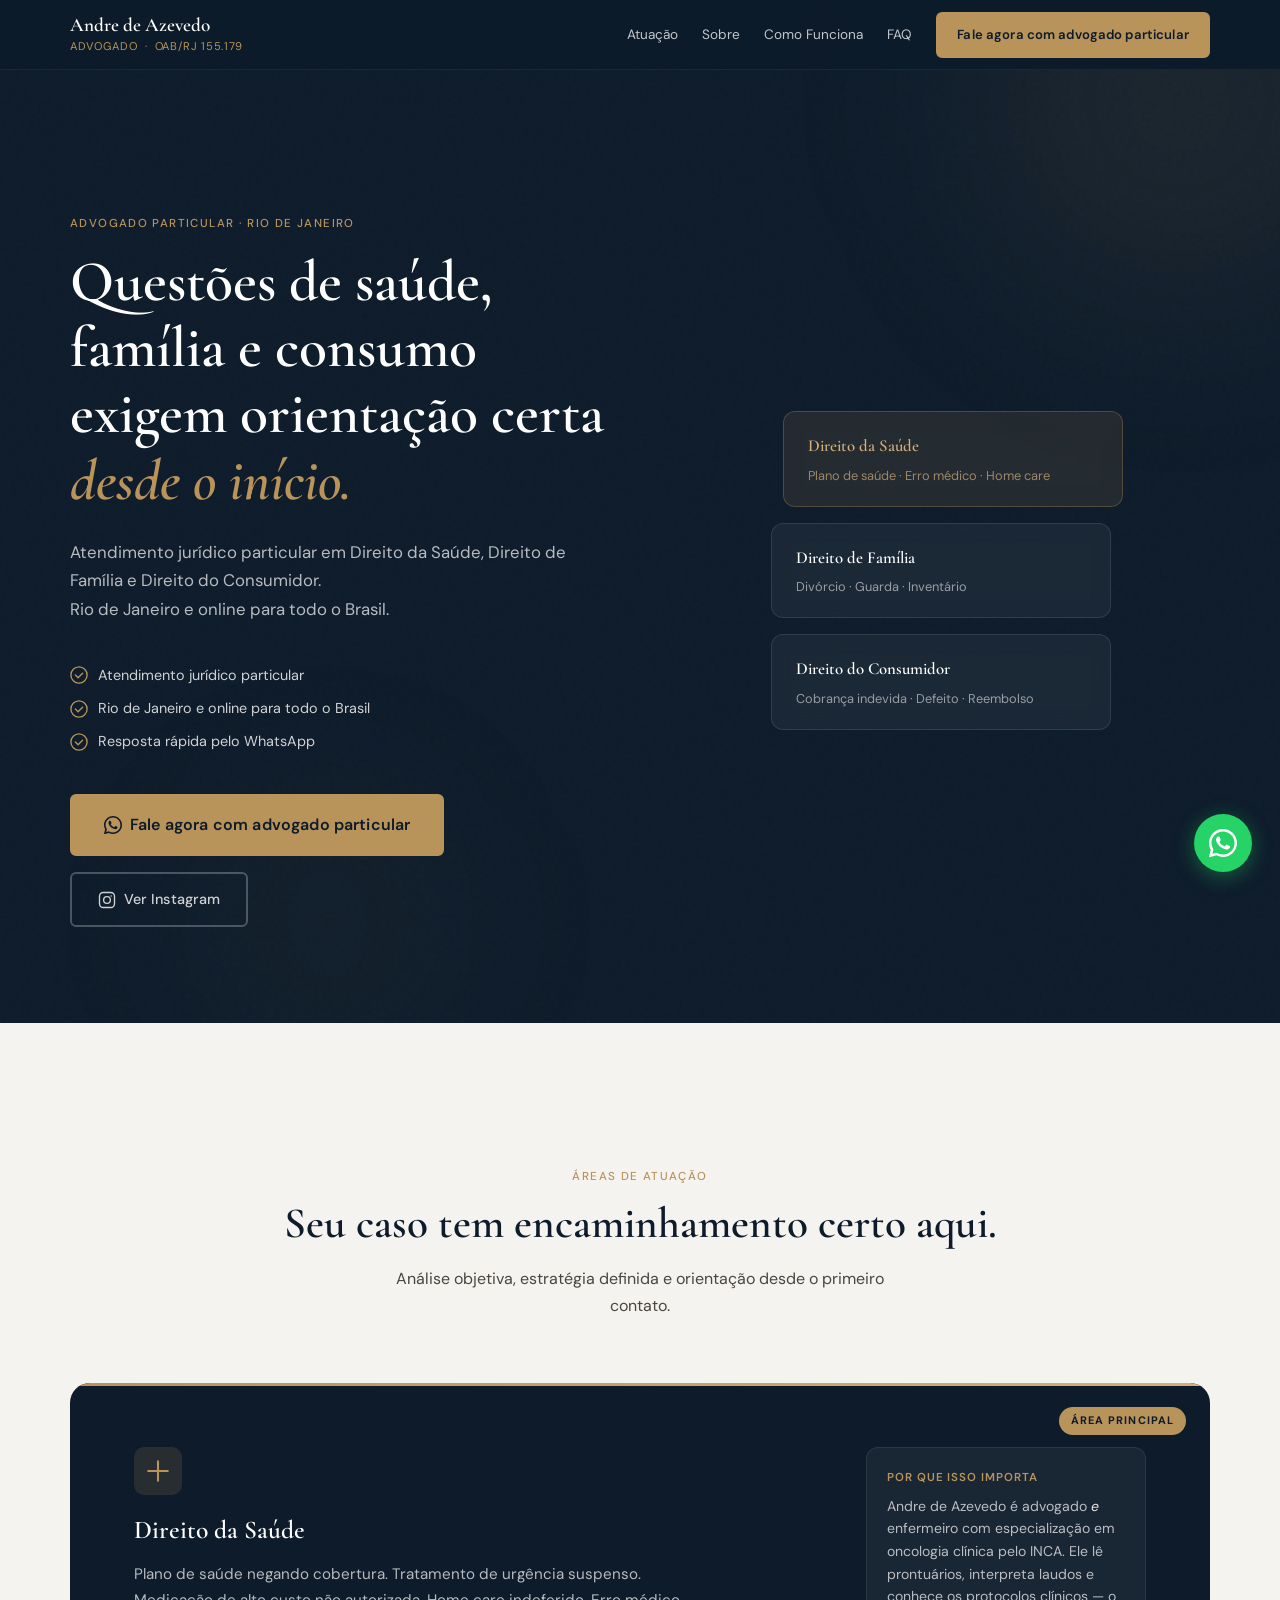
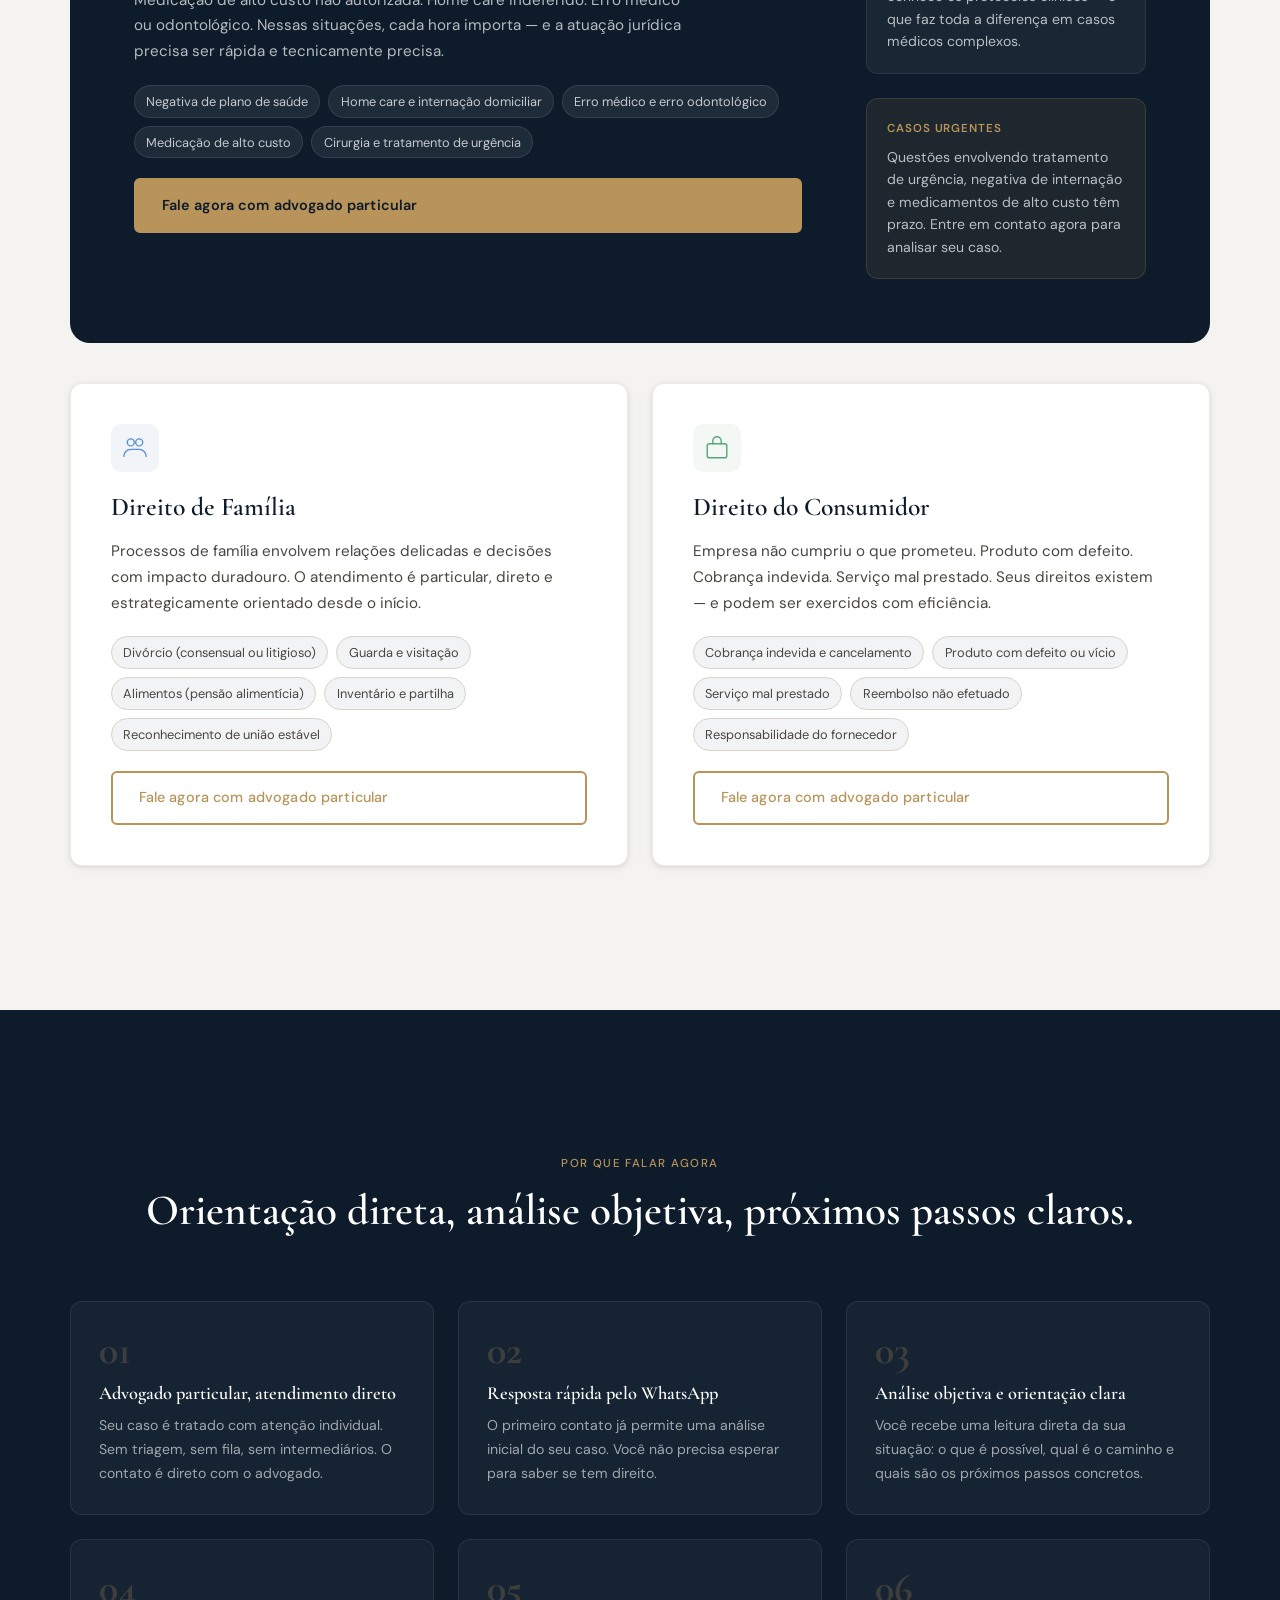
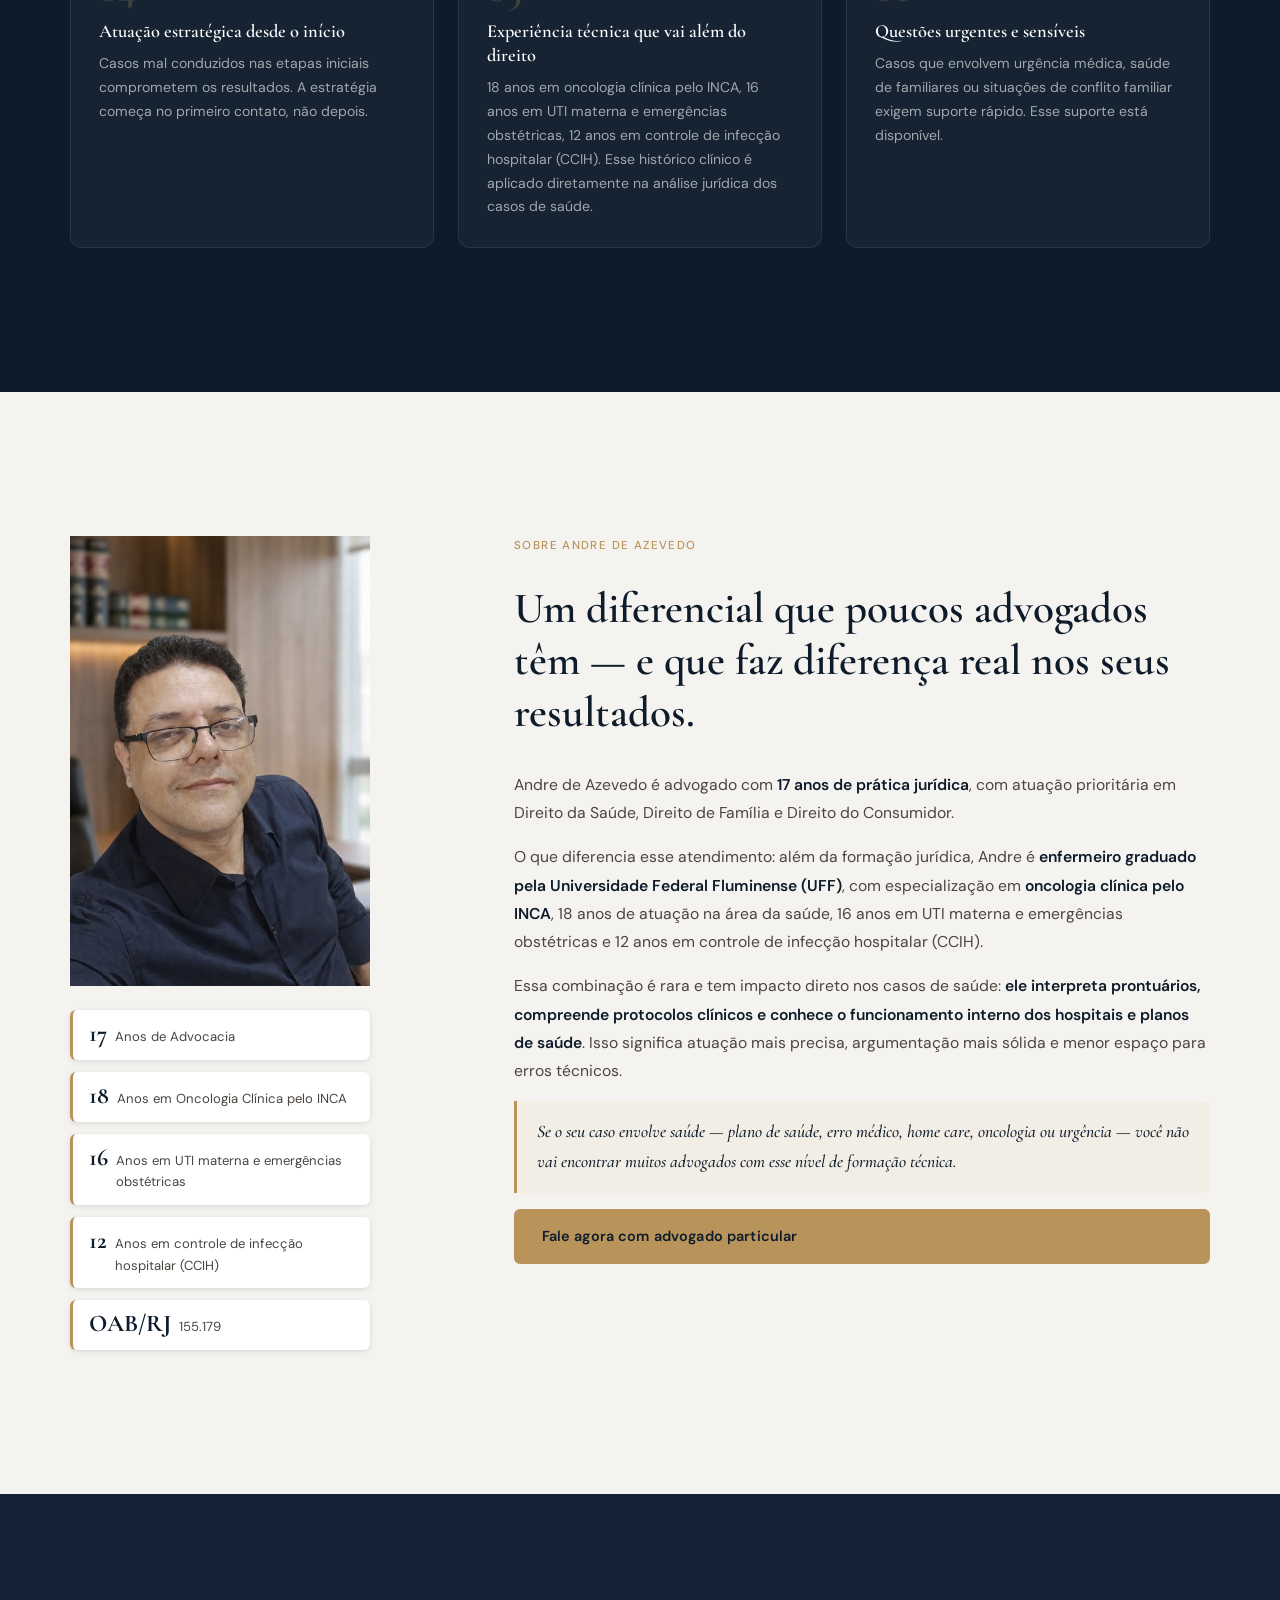
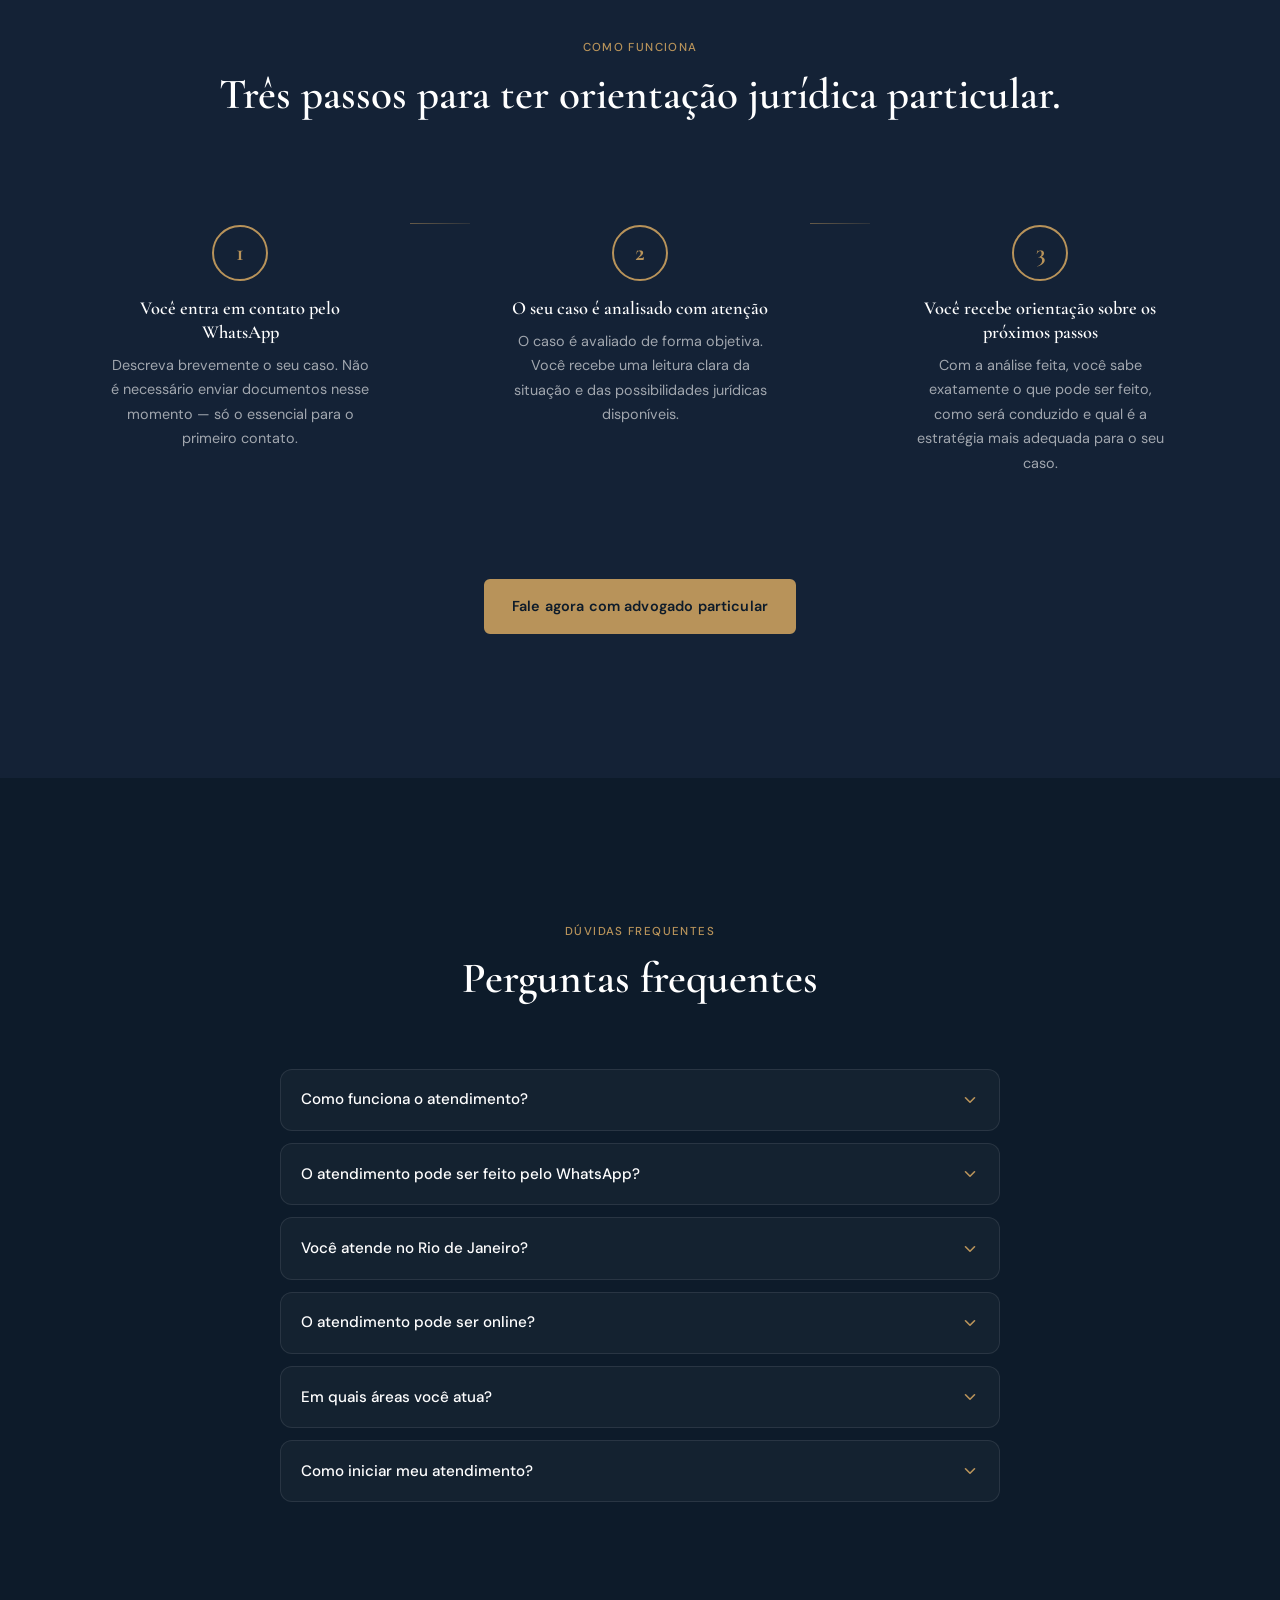
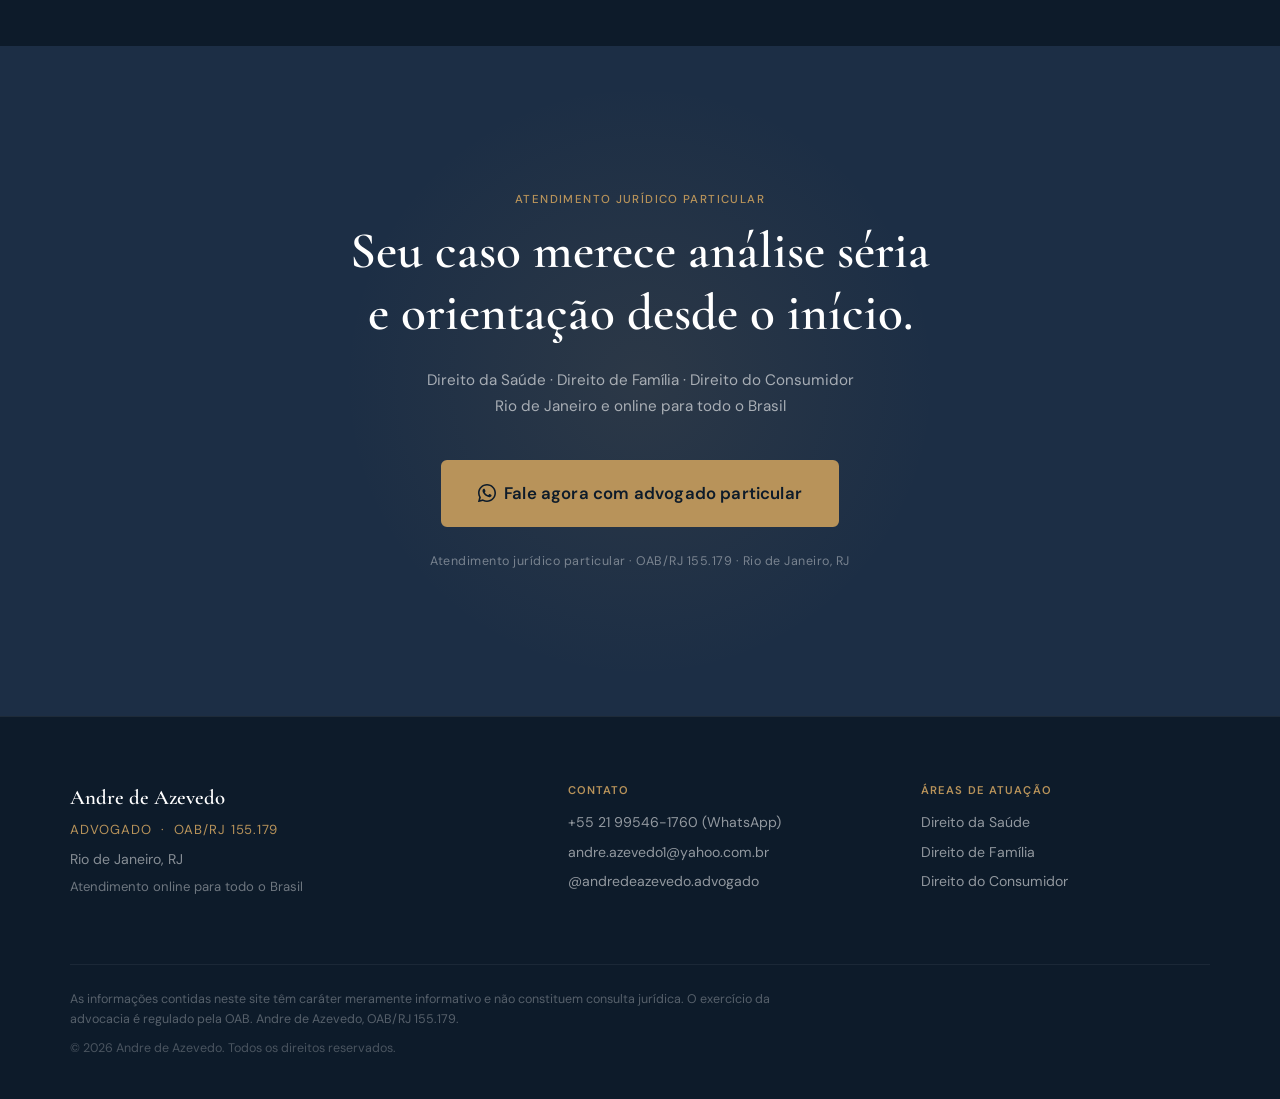
<file: src/index.html>
<!DOCTYPE html>
<html lang="pt-BR">
<head>
  <meta charset="UTF-8" />
  <meta name="viewport" content="width=device-width, initial-scale=1.0" />

  <!-- ============================================================
       SEO - TITLE & META
       ============================================================ -->
  <title>Andre de Azevedo – Advogado Particular | Rio de Janeiro | Saúde, Família e Consumidor</title>
  <meta name="description" content="Advogado particular no Rio de Janeiro. Atendimento em Direito da Saúde (plano de saúde, erro médico, home care), Direito de Família e Direito do Consumidor. Contato direto pelo WhatsApp. Atendimento online para todo o Brasil." />
  <meta name="keywords" content="advogado família rio de janeiro, advogado plano de saúde rj, advogado consumidor rj, advogado particular rj, advogado erro médico rj" />
  <meta name="robots" content="index, follow" />
  <link rel="canonical" href="https://andredeazevedo.adv.br/" />

  <!-- Open Graph -->
  <meta property="og:type" content="website" />
  <meta property="og:title" content="Andre de Azevedo – Advogado Particular | Rio de Janeiro" />
  <meta property="og:description" content="Advogado particular com atendimento em Saúde, Família e Consumidor. Rio de Janeiro e online para todo o Brasil. Contato pelo WhatsApp." />
  <meta property="og:url" content="https://andredeazevedo.adv.br/" />
  <meta property="og:locale" content="pt_BR" />
  <!-- og:image: adicione o caminho da sua foto ou imagem aqui -->
  <meta property="og:image" content="https://andredeazevedo.adv.br/img/og-image.jpg" />

  <!-- ============================================================
       TRACKING PLACEHOLDERS
       Descomente e adicione seus IDs quando estiver pronto
       ============================================================ -->

  <!-- Google Tag Manager -->
  <!--
  <script>(function(w,d,s,l,i){w[l]=w[l]||[];w[l].push({'gtm.start':
  new Date().getTime(),event:'gtm.js'});var f=d.getElementsByTagName(s)[0],
  j=d.createElement(s),dl=l!='dataLayer'?'&l='+l:'';j.async=true;j.src=
  'https://www.googletagmanager.com/gtm.js?id='+i+dl;f.parentNode.insertBefore(j,f);
  })(window,document,'script','dataLayer','GTM-XXXXXXX');</script>
  -->

  <!-- Google Analytics (GA4) -->
  <!--
  <script async src="https://www.googletagmanager.com/gtag/js?id=G-XXXXXXXXXX"></script>
  <script>
    window.dataLayer = window.dataLayer || [];
    function gtag(){dataLayer.push(arguments);}
    gtag('js', new Date());
    gtag('config', 'G-XXXXXXXXXX');
  </script>
  -->

  <!-- Meta Pixel -->
  <!--
  <script>
    !function(f,b,e,v,n,t,s){if(f.fbq)return;n=f.fbq=function(){n.callMethod?
    n.callMethod.apply(n,arguments):n.queue.push(arguments)};if(!f._fbq)f._fbq=n;
    n.push=n;n.loaded=!0;n.version='2.0';n.queue=[];t=b.createElement(e);t.async=!0;
    t.src=v;s=b.getElementsByTagName(e)[0];s.parent.insertBefore(t,s)}(window,
    document,'script','https://connect.facebook.net/en_US/fbevents.js');
    fbq('init', 'XXXXXXXXXXXXXXXXX');
    fbq('track', 'PageView');
  </script>
  -->

  <!-- JSON-LD Structured Data -->
  <script type="application/ld+json">
  {
    "@context": "https://schema.org",
    "@type": "LegalService",
    "name": "Andre de Azevedo – Advogado",
    "description": "Advogado particular com atendimento em Direito da Saúde, Direito de Família e Direito do Consumidor no Rio de Janeiro e online para todo o Brasil.",
    "url": "https://andredeazevedo.adv.br/",
    "telephone": "+55-21-99546-1760",
    "email": "andre.azevedo1@yahoo.com.br",
    "address": {
      "@type": "PostalAddress",
      "addressLocality": "Rio de Janeiro",
      "addressRegion": "RJ",
      "addressCountry": "BR"
    },
    "areaServed": "BR",
    "sameAs": ["https://www.instagram.com/andredeazevedo.advogado/"]
  }
  </script>

  <link rel="stylesheet" href="styles.css" />
  <link rel="preconnect" href="https://fonts.googleapis.com" />
  <link rel="preconnect" href="https://fonts.gstatic.com" crossorigin />
  <link href="https://fonts.googleapis.com/css2?family=Cormorant+Garamond:ital,wght@0,400;0,500;0,600;0,700;1,400;1,600&family=DM+Sans:ital,opsz,wght@0,9..40,300;0,9..40,400;0,9..40,500;0,9..40,600;1,9..40,300&display=swap" rel="stylesheet" />
</head>
<body>

  <!-- ============================================================
       GTM NOSCRIPT (descomente junto com o GTM acima)
       ============================================================ -->
  <!--
  <noscript><iframe src="https://www.googletagmanager.com/ns.html?id=GTM-XXXXXXX"
  height="0" width="0" style="display:none;visibility:hidden"></iframe></noscript>
  -->

  <!-- ============================================================
       HEADER
       ============================================================ -->
  <header class="site-header" id="topo" role="banner">
    <div class="container header-inner">
      <a href="#topo" class="logo" aria-label="Andre de Azevedo Advogado – ir para o topo">
        <span class="logo-name">Andre de Azevedo</span>
        <span class="logo-title">Advogado &nbsp;·&nbsp; OAB/RJ 155.179</span>
      </a>

      <nav class="header-nav" aria-label="Navegação principal">
        <a href="#areas">Atuação</a>
        <a href="#sobre">Sobre</a>
        <a href="#como-funciona">Como Funciona</a>
        <a href="#faq">FAQ</a>
      </nav>

      <!-- ============================================================
           EDITAR: número e mensagem do WhatsApp
           ============================================================ -->
      <a
        href="https://wa.me/5521995461760?text=Ol%C3%A1%2C%20sou%20advogado%20e%20realizo%20atendimento%20jur%C3%ADdico%20particular.%20Para%20entender%20o%20seu%20caso%20e%20te%20orientar%20desde%20o%20in%C3%ADcio%2C%20me%20diga%20por%20gentileza%2C%20qual%20%C3%A9%20o%20seu%20caso."
        class="btn btn-primary btn-header js-whatsapp-cta"
        target="_blank"
        rel="noopener noreferrer"
        aria-label="Fale agora com advogado particular pelo WhatsApp"
      >
        Fale agora com advogado particular
      </a>

      <button class="menu-toggle" aria-label="Abrir menu" aria-expanded="false" aria-controls="mobile-menu">
        <span></span><span></span><span></span>
      </button>
    </div>

  </header>

  <!-- Mobile nav – fora do header para não alterar sua altura -->
  <div class="mobile-menu" id="mobile-menu" hidden>
    <a href="#areas" class="mobile-link">Atuação</a>
    <a href="#sobre" class="mobile-link">Sobre</a>
    <a href="#como-funciona" class="mobile-link">Como Funciona</a>
    <a href="#faq" class="mobile-link">FAQ</a>
    <a
      href="https://wa.me/5521995461760?text=Ol%C3%A1%2C%20sou%20advogado%20e%20realizo%20atendimento%20jur%C3%ADdico%20particular.%20Para%20entender%20o%20seu%20caso%20e%20te%20orientar%20desde%20o%20in%C3%ADcio%2C%20me%20diga%20por%20gentileza%2C%20qual%20%C3%A9%20o%20seu%20caso."
      class="btn btn-primary btn-full js-whatsapp-cta"
      target="_blank"
      rel="noopener noreferrer"
    >Fale agora com advogado particular</a>
  </div>

  <main>

    <!-- ============================================================
         HERO
         ============================================================ -->
    <section class="hero" id="hero" aria-labelledby="hero-headline">
      <div class="hero-bg" aria-hidden="true">
        <div class="hero-grain"></div>
        <div class="hero-shape hero-shape-1"></div>
        <div class="hero-shape hero-shape-2"></div>
      </div>

      <div class="container hero-inner">
        <div class="hero-content">
          <p class="hero-eyebrow">Advogado particular · Rio de Janeiro</p>

          <h1 class="hero-headline" id="hero-headline">
            Questões de saúde, família e consumo exigem orientação certa<br class="break-desktop"> <em>desde o início.</em>
          </h1>

          <p class="hero-sub">
            Atendimento jurídico particular em Direito da Saúde, Direito de Família e Direito do Consumidor.<br>
            Rio de Janeiro e online para todo o Brasil.
          </p>

          <div class="hero-trust" aria-label="Diferenciais do atendimento">
            <div class="trust-item">
              <svg class="trust-icon" viewBox="0 0 20 20" aria-hidden="true"><circle cx="10" cy="10" r="9" stroke="currentColor" stroke-width="1.5" fill="none"/><path d="M6 10l3 3 5-5" stroke="currentColor" stroke-width="1.5" stroke-linecap="round" stroke-linejoin="round" fill="none"/></svg>
              Atendimento jurídico particular
            </div>
            <div class="trust-item">
              <svg class="trust-icon" viewBox="0 0 20 20" aria-hidden="true"><circle cx="10" cy="10" r="9" stroke="currentColor" stroke-width="1.5" fill="none"/><path d="M6 10l3 3 5-5" stroke="currentColor" stroke-width="1.5" stroke-linecap="round" stroke-linejoin="round" fill="none"/></svg>
              Rio de Janeiro e online para todo o Brasil
            </div>
            <div class="trust-item">
              <svg class="trust-icon" viewBox="0 0 20 20" aria-hidden="true"><circle cx="10" cy="10" r="9" stroke="currentColor" stroke-width="1.5" fill="none"/><path d="M6 10l3 3 5-5" stroke="currentColor" stroke-width="1.5" stroke-linecap="round" stroke-linejoin="round" fill="none"/></svg>
              Resposta rápida pelo WhatsApp
            </div>
          </div>

          <div class="hero-ctas">
            <a
              href="https://wa.me/5521995461760?text=Ol%C3%A1%2C%20sou%20advogado%20e%20realizo%20atendimento%20jur%C3%ADdico%20particular.%20Para%20entender%20o%20seu%20caso%20e%20te%20orientar%20desde%20o%20in%C3%ADcio%2C%20me%20diga%20por%20gentileza%2C%20qual%20%C3%A9%20o%20seu%20caso."
              class="btn btn-primary btn-hero js-whatsapp-cta"
              target="_blank"
              rel="noopener noreferrer"
              aria-label="Fale agora com advogado particular pelo WhatsApp"
            >
              <svg class="btn-icon" viewBox="0 0 24 24" aria-hidden="true"><path d="M17.472 14.382c-.297-.149-1.758-.867-2.03-.967-.273-.099-.471-.148-.67.15-.197.297-.767.966-.94 1.164-.173.199-.347.223-.644.075-.297-.15-1.255-.463-2.39-1.475-.883-.788-1.48-1.761-1.653-2.059-.173-.297-.018-.458.13-.606.134-.133.298-.347.446-.52.149-.174.198-.298.298-.497.099-.198.05-.371-.025-.52-.075-.149-.669-1.612-.916-2.207-.242-.579-.487-.5-.669-.51-.173-.008-.371-.01-.57-.01-.198 0-.52.074-.792.372-.272.297-1.04 1.016-1.04 2.479 0 1.462 1.065 2.875 1.213 3.074.149.198 2.096 3.2 5.077 4.487.709.306 1.262.489 1.694.625.712.227 1.36.195 1.871.118.571-.085 1.758-.719 2.006-1.413.248-.694.248-1.289.173-1.413-.074-.124-.272-.198-.57-.347z" fill="currentColor"/><path d="M12 0C5.373 0 0 5.373 0 12c0 2.115.553 4.1 1.523 5.824L.057 23.5a.5.5 0 0 0 .614.612l5.806-1.525A11.94 11.94 0 0 0 12 24c6.627 0 12-5.373 12-12S18.627 0 12 0zm0 21.894a9.862 9.862 0 0 1-5.022-1.372l-.36-.215-3.73.98.997-3.645-.235-.374A9.862 9.862 0 0 1 2.106 12C2.106 6.53 6.53 2.106 12 2.106c5.471 0 9.894 4.424 9.894 9.894 0 5.471-4.423 9.894-9.894 9.894z" fill="currentColor"/></svg>
              Fale agora com advogado particular
            </a>
            <a
              href="https://www.instagram.com/andredeazevedo.advogado/"
              class="btn btn-secondary js-instagram-cta"
              target="_blank"
              rel="noopener noreferrer"
              aria-label="Ver perfil no Instagram"
            >
              <svg class="btn-icon" viewBox="0 0 24 24" aria-hidden="true"><rect x="2" y="2" width="20" height="20" rx="5" ry="5" stroke="currentColor" stroke-width="1.8" fill="none"/><circle cx="12" cy="12" r="4.5" stroke="currentColor" stroke-width="1.8" fill="none"/><circle cx="17.5" cy="6.5" r="1" fill="currentColor"/></svg>
              Ver Instagram
            </a>
          </div>
        </div>

        <div class="hero-visual" aria-hidden="true">
          <div class="hero-card-stack">
            <div class="hero-card hc-1">
              <span class="hc-label">Direito da Saúde</span>
              <span class="hc-sub">Plano de saúde · Erro médico · Home care</span>
            </div>
            <div class="hero-card hc-2">
              <span class="hc-label">Direito de Família</span>
              <span class="hc-sub">Divórcio · Guarda · Inventário</span>
            </div>
            <div class="hero-card hc-3">
              <span class="hc-label">Direito do Consumidor</span>
              <span class="hc-sub">Cobrança indevida · Defeito · Reembolso</span>
            </div>
          </div>
        </div>
      </div>
    </section>

    <!-- ============================================================
         AREAS DE ATUAÇÃO
         ============================================================ -->
    <section class="areas" id="areas" aria-labelledby="areas-heading">
      <div class="container">
        <div class="section-header">
          <p class="section-eyebrow">Áreas de atuação</p>
          <h2 class="section-title" id="areas-heading">Seu caso tem encaminhamento certo aqui.</h2>
          <p class="section-sub">Análise objetiva, estratégia definida e orientação desde o primeiro contato.</p>
        </div>

        <!-- SAÚDE (destaque) -->
        <div class="area-featured" id="saude">
          <div class="area-featured-badge">Área principal</div>
          <div class="area-featured-inner">
            <div class="area-featured-content">
              <div class="area-icon area-icon-health" aria-hidden="true">
                <svg viewBox="0 0 40 40"><path d="M20 6v28M6 20h28" stroke="currentColor" stroke-width="3" stroke-linecap="round"/></svg>
              </div>
              <h3 class="area-title">Direito da Saúde</h3>
              <p class="area-desc">
                Plano de saúde negando cobertura. Tratamento de urgência suspenso. Medicação de alto custo não autorizada. Home care indeferido. Erro médico ou odontológico.
                Nessas situações, cada hora importa — e a atuação jurídica precisa ser rápida e tecnicamente precisa.
              </p>
              <ul class="area-cases" aria-label="Casos atendidos em Direito da Saúde">
                <li>Negativa de plano de saúde</li>
                <li>Home care e internação domiciliar</li>
                <li>Erro médico e erro odontológico</li>
                <li>Medicação de alto custo</li>
                <li>Cirurgia e tratamento de urgência</li>
              </ul>
              <a
                href="https://wa.me/5521995461760?text=Ol%C3%A1%2C%20sou%20advogado%20e%20realizo%20atendimento%20jur%C3%ADdico%20particular.%20Para%20entender%20o%20seu%20caso%20e%20te%20orientar%20desde%20o%20in%C3%ADcio%2C%20me%20diga%20por%20gentileza%2C%20qual%20%C3%A9%20o%20seu%20caso."
                class="btn btn-primary js-whatsapp-cta"
                target="_blank"
                rel="noopener noreferrer"
              >Fale agora com advogado particular</a>
            </div>
            <div class="area-featured-aside">
              <div class="aside-block">
                <p class="aside-title">Por que isso importa</p>
                <p class="aside-text">
                  Andre de Azevedo é advogado <em>e</em> enfermeiro com especialização em oncologia clínica pelo INCA. Ele lê prontuários, interpreta laudos e conhece os protocolos clínicos — o que faz toda a diferença em casos médicos complexos.
                </p>
              </div>
              <div class="aside-block aside-urgency">
                <p class="aside-title">Casos urgentes</p>
                <p class="aside-text">
                  Questões envolvendo tratamento de urgência, negativa de internação e medicamentos de alto custo têm prazo. Entre em contato agora para analisar seu caso.
                </p>
              </div>
            </div>
          </div>
        </div>

        <!-- FAMÍLIA + CONSUMIDOR -->
        <div class="area-grid">
          <!-- Família -->
          <div class="area-card" id="familia">
            <div class="area-icon area-icon-family" aria-hidden="true">
              <svg viewBox="0 0 40 40"><circle cx="14" cy="12" r="5" stroke="currentColor" stroke-width="2" fill="none"/><circle cx="26" cy="12" r="5" stroke="currentColor" stroke-width="2" fill="none"/><path d="M4 32c0-5.523 4.477-10 10-10h12c5.523 0 10 4.477 10 10" stroke="currentColor" stroke-width="2" fill="none" stroke-linecap="round"/></svg>
            </div>
            <h3 class="area-title">Direito de Família</h3>
            <p class="area-desc">
              Processos de família envolvem relações delicadas e decisões com impacto duradouro. O atendimento é particular, direto e estrategicamente orientado desde o início.
            </p>
            <ul class="area-cases" aria-label="Casos atendidos em Direito de Família">
              <li>Divórcio (consensual ou litigioso)</li>
              <li>Guarda e visitação</li>
              <li>Alimentos (pensão alimentícia)</li>
              <li>Inventário e partilha</li>
              <li>Reconhecimento de união estável</li>
            </ul>
            <a
              href="https://wa.me/5521995461760?text=Ol%C3%A1%2C%20sou%20advogado%20e%20realizo%20atendimento%20jur%C3%ADdico%20particular.%20Para%20entender%20o%20seu%20caso%20e%20te%20orientar%20desde%20o%20in%C3%ADcio%2C%20me%20diga%20por%20gentileza%2C%20qual%20%C3%A9%20o%20seu%20caso."
              class="btn btn-outline js-whatsapp-cta"
              target="_blank"
              rel="noopener noreferrer"
            >Fale agora com advogado particular</a>
          </div>

          <!-- Consumidor -->
          <div class="area-card" id="consumidor">
            <div class="area-icon area-icon-consumer" aria-hidden="true">
              <svg viewBox="0 0 40 40"><rect x="6" y="14" width="28" height="20" rx="3" stroke="currentColor" stroke-width="2" fill="none"/><path d="M14 14v-4a6 6 0 0 1 12 0v4" stroke="currentColor" stroke-width="2" fill="none" stroke-linecap="round"/></svg>
            </div>
            <h3 class="area-title">Direito do Consumidor</h3>
            <p class="area-desc">
              Empresa não cumpriu o que prometeu. Produto com defeito. Cobrança indevida. Serviço mal prestado. Seus direitos existem — e podem ser exercidos com eficiência.
            </p>
            <ul class="area-cases" aria-label="Casos atendidos em Direito do Consumidor">
              <li>Cobrança indevida e cancelamento</li>
              <li>Produto com defeito ou vício</li>
              <li>Serviço mal prestado</li>
              <li>Reembolso não efetuado</li>
              <li>Responsabilidade do fornecedor</li>
            </ul>
            <a
              href="https://wa.me/5521995461760?text=Ol%C3%A1%2C%20sou%20advogado%20e%20realizo%20atendimento%20jur%C3%ADdico%20particular.%20Para%20entender%20o%20seu%20caso%20e%20te%20orientar%20desde%20o%20in%C3%ADcio%2C%20me%20diga%20por%20gentileza%2C%20qual%20%C3%A9%20o%20seu%20caso."
              class="btn btn-outline js-whatsapp-cta"
              target="_blank"
              rel="noopener noreferrer"
            >Fale agora com advogado particular</a>
          </div>
        </div>
      </div>
    </section>

    <!-- ============================================================
         POR QUE CONTRATAR
         ============================================================ -->
    <section class="why" id="por-que" aria-labelledby="why-heading">
      <div class="container">
        <div class="section-header section-header-light">
          <p class="section-eyebrow">Por que falar agora</p>
          <h2 class="section-title" id="why-heading">Orientação direta, análise objetiva, próximos passos claros.</h2>
        </div>

        <div class="why-grid">
          <div class="why-card">
            <div class="why-num" aria-hidden="true">01</div>
            <h3 class="why-title">Advogado particular, atendimento direto</h3>
            <p class="why-desc">Seu caso é tratado com atenção individual. Sem triagem, sem fila, sem intermediários. O contato é direto com o advogado.</p>
          </div>
          <div class="why-card">
            <div class="why-num" aria-hidden="true">02</div>
            <h3 class="why-title">Resposta rápida pelo WhatsApp</h3>
            <p class="why-desc">O primeiro contato já permite uma análise inicial do seu caso. Você não precisa esperar para saber se tem direito.</p>
          </div>
          <div class="why-card">
            <div class="why-num" aria-hidden="true">03</div>
            <h3 class="why-title">Análise objetiva e orientação clara</h3>
            <p class="why-desc">Você recebe uma leitura direta da sua situação: o que é possível, qual é o caminho e quais são os próximos passos concretos.</p>
          </div>
          <div class="why-card">
            <div class="why-num" aria-hidden="true">04</div>
            <h3 class="why-title">Atuação estratégica desde o início</h3>
            <p class="why-desc">Casos mal conduzidos nas etapas iniciais comprometem os resultados. A estratégia começa no primeiro contato, não depois.</p>
          </div>
          <div class="why-card">
            <div class="why-num" aria-hidden="true">05</div>
            <h3 class="why-title">Experiência técnica que vai além do direito</h3>
            <p class="why-desc">18 anos em oncologia clínica pelo INCA, 16 anos em UTI materna e emergências obstétricas, 12 anos em controle de infecção hospitalar (CCIH). Esse histórico clínico é aplicado diretamente na análise jurídica dos casos de saúde.</p>
          </div>
          <div class="why-card">
            <div class="why-num" aria-hidden="true">06</div>
            <h3 class="why-title">Questões urgentes e sensíveis</h3>
            <p class="why-desc">Casos que envolvem urgência médica, saúde de familiares ou situações de conflito familiar exigem suporte rápido. Esse suporte está disponível.</p>
          </div>
        </div>
      </div>
    </section>

    <!-- ============================================================
         SOBRE MIM
         ============================================================ -->
    <section class="sobre" id="sobre" aria-labelledby="sobre-heading">
      <div class="container sobre-inner">
        <div class="sobre-visual" aria-hidden="true">
          <img src="./assets/foto.png">
          <div class="sobre-credentials">
            <div class="cred-item">
              <span class="cred-num">17</span>
              <span class="cred-label">Anos de Advocacia</span>
            </div>
            <div class="cred-item">
              <span class="cred-num">18</span>
              <span class="cred-label">Anos em Oncologia Clínica pelo INCA</span>
            </div>
            <div class="cred-item">
              <span class="cred-num">16</span>
              <span class="cred-label">Anos em UTI materna e emergências obstétricas</span>
            </div>
            <div class="cred-item">
              <span class="cred-num">12</span>
              <span class="cred-label">Anos em controle de infecção hospitalar (CCIH)</span>
            </div>
            <div class="cred-item">
              <span class="cred-num">OAB/RJ</span>
              <span class="cred-label">155.179</span>
            </div>
          </div>
        </div>

        <div class="sobre-content">
          <p class="section-eyebrow">Sobre Andre de Azevedo</p>
          <h2 class="section-title left-align" id="sobre-heading">Um diferencial que poucos advogados têm — e que faz diferença real nos seus resultados.</h2>

          <p class="sobre-text">
            Andre de Azevedo é advogado com <strong>17 anos de prática jurídica</strong>, com atuação prioritária em Direito da Saúde, Direito de Família e Direito do Consumidor.
          </p>
          <p class="sobre-text">
            O que diferencia esse atendimento: além da formação jurídica, Andre é <strong>enfermeiro graduado pela Universidade Federal Fluminense (UFF)</strong>, com especialização em <strong>oncologia clínica pelo INCA</strong>, 18 anos de atuação na área da saúde, 16 anos em UTI materna e emergências obstétricas e 12 anos em controle de infecção hospitalar (CCIH).
          </p>
          <p class="sobre-text">
            Essa combinação é rara e tem impacto direto nos casos de saúde: <strong>ele interpreta prontuários, compreende protocolos clínicos e conhece o funcionamento interno dos hospitais e planos de saúde</strong>. Isso significa atuação mais precisa, argumentação mais sólida e menor espaço para erros técnicos.
          </p>
          <p class="sobre-text sobre-text-emphasis">
            Se o seu caso envolve saúde — plano de saúde, erro médico, home care, oncologia ou urgência — você não vai encontrar muitos advogados com esse nível de formação técnica.
          </p>

          <a
            href="https://wa.me/5521995461760?text=Ol%C3%A1%2C%20sou%20advogado%20e%20realizo%20atendimento%20jur%C3%ADdico%20particular.%20Para%20entender%20o%20seu%20caso%20e%20te%20orientar%20desde%20o%20in%C3%ADcio%2C%20me%20diga%20por%20gentileza%2C%20qual%20%C3%A9%20o%20seu%20caso."
            class="btn btn-primary js-whatsapp-cta"
            target="_blank"
            rel="noopener noreferrer"
          >Fale agora com advogado particular</a>
        </div>
      </div>
    </section>

    <!-- ============================================================
         COMO FUNCIONA
         ============================================================ -->
    <section class="como-funciona" id="como-funciona" aria-labelledby="como-heading">
      <div class="container">
        <div class="section-header">
          <p class="section-eyebrow">Como funciona</p>
          <h2 class="section-title" id="como-heading">Três passos para ter orientação jurídica particular.</h2>
        </div>

        <div class="steps-row">
          <div class="step-item">
            <div class="step-num" aria-hidden="true">1</div>
            <h3 class="step-title">Você entra em contato pelo WhatsApp</h3>
            <p class="step-desc">Descreva brevemente o seu caso. Não é necessário enviar documentos nesse momento — só o essencial para o primeiro contato.</p>
          </div>
          <div class="step-connector" aria-hidden="true"></div>
          <div class="step-item">
            <div class="step-num" aria-hidden="true">2</div>
            <h3 class="step-title">O seu caso é analisado com atenção</h3>
            <p class="step-desc">O caso é avaliado de forma objetiva. Você recebe uma leitura clara da situação e das possibilidades jurídicas disponíveis.</p>
          </div>
          <div class="step-connector" aria-hidden="true"></div>
          <div class="step-item">
            <div class="step-num" aria-hidden="true">3</div>
            <h3 class="step-title">Você recebe orientação sobre os próximos passos</h3>
            <p class="step-desc">Com a análise feita, você sabe exatamente o que pode ser feito, como será conduzido e qual é a estratégia mais adequada para o seu caso.</p>
          </div>
        </div>

        <div class="steps-cta">
          <a
            href="https://wa.me/5521995461760?text=Ol%C3%A1%2C%20sou%20advogado%20e%20realizo%20atendimento%20jur%C3%ADdico%20particular.%20Para%20entender%20o%20seu%20caso%20e%20te%20orientar%20desde%20o%20in%C3%ADcio%2C%20me%20diga%20por%20gentileza%2C%20qual%20%C3%A9%20o%20seu%20caso."
            class="btn btn-primary js-whatsapp-cta"
            target="_blank"
            rel="noopener noreferrer"
          >Fale agora com advogado particular</a>
        </div>
      </div>
    </section>

    <!-- ============================================================
         FAQ
         ============================================================ -->
    <section class="faq" id="faq" aria-labelledby="faq-heading">
      <div class="container">
        <div class="section-header section-header-light">
          <p class="section-eyebrow">Dúvidas frequentes</p>
          <h2 class="section-title" id="faq-heading">Perguntas frequentes</h2>
        </div>

        <div class="faq-list" role="list">

          <div class="faq-item" role="listitem">
            <button class="faq-trigger" aria-expanded="false" aria-controls="faq-1">
              Como funciona o atendimento?
              <svg class="faq-chevron" viewBox="0 0 20 20" aria-hidden="true"><path d="M5 7.5l5 5 5-5" stroke="currentColor" stroke-width="1.8" stroke-linecap="round" stroke-linejoin="round" fill="none"/></svg>
            </button>
            <div class="faq-answer" id="faq-1" hidden>
              O atendimento é particular e individual. Você entra em contato pelo WhatsApp, descreve sua situação e recebe uma análise objetiva do caso com orientação sobre os próximos passos possíveis.
            </div>
          </div>

          <div class="faq-item" role="listitem">
            <button class="faq-trigger" aria-expanded="false" aria-controls="faq-2">
              O atendimento pode ser feito pelo WhatsApp?
              <svg class="faq-chevron" viewBox="0 0 20 20" aria-hidden="true"><path d="M5 7.5l5 5 5-5" stroke="currentColor" stroke-width="1.8" stroke-linecap="round" stroke-linejoin="round" fill="none"/></svg>
            </button>
            <div class="faq-answer" id="faq-2" hidden>
              Sim. O primeiro contato e boa parte da comunicação acontecem pelo WhatsApp, de forma rápida e direta. Quando necessário, o atendimento avança para videochamada ou presencial no Rio de Janeiro.
            </div>
          </div>

          <div class="faq-item" role="listitem">
            <button class="faq-trigger" aria-expanded="false" aria-controls="faq-3">
              Você atende no Rio de Janeiro?
              <svg class="faq-chevron" viewBox="0 0 20 20" aria-hidden="true"><path d="M5 7.5l5 5 5-5" stroke="currentColor" stroke-width="1.8" stroke-linecap="round" stroke-linejoin="round" fill="none"/></svg>
            </button>
            <div class="faq-answer" id="faq-3" hidden>
              Sim. O escritório está no Rio de Janeiro, com atendimento presencial e online. Clientes de todo o estado do Rio e de outras partes do Brasil são atendidos regularmente.
            </div>
          </div>

          <div class="faq-item" role="listitem">
            <button class="faq-trigger" aria-expanded="false" aria-controls="faq-4">
              O atendimento pode ser online?
              <svg class="faq-chevron" viewBox="0 0 20 20" aria-hidden="true"><path d="M5 7.5l5 5 5-5" stroke="currentColor" stroke-width="1.8" stroke-linecap="round" stroke-linejoin="round" fill="none"/></svg>
            </button>
            <div class="faq-answer" id="faq-4" hidden>
              Sim. O atendimento online é realizado para clientes de todo o Brasil. Documentos, orientações e acompanhamento do processo podem ser conduzidos inteiramente a distância.
            </div>
          </div>

          <div class="faq-item" role="listitem">
            <button class="faq-trigger" aria-expanded="false" aria-controls="faq-5">
              Em quais áreas você atua?
              <svg class="faq-chevron" viewBox="0 0 20 20" aria-hidden="true"><path d="M5 7.5l5 5 5-5" stroke="currentColor" stroke-width="1.8" stroke-linecap="round" stroke-linejoin="round" fill="none"/></svg>
            </button>
            <div class="faq-answer" id="faq-5" hidden>
              As áreas principais são: Direito da Saúde (plano de saúde, erro médico, home care, medicação de alto custo, cirurgia de urgência), Direito de Família (divórcio, guarda, alimentos, inventário, união estável) e Direito do Consumidor (cobrança indevida, produto com defeito, serviço mal prestado, reembolso).
            </div>
          </div>

          <div class="faq-item" role="listitem">
            <button class="faq-trigger" aria-expanded="false" aria-controls="faq-6">
              Como iniciar meu atendimento?
              <svg class="faq-chevron" viewBox="0 0 20 20" aria-hidden="true"><path d="M5 7.5l5 5 5-5" stroke="currentColor" stroke-width="1.8" stroke-linecap="round" stroke-linejoin="round" fill="none"/></svg>
            </button>
            <div class="faq-answer" id="faq-6" hidden>
              Basta clicar no botão de WhatsApp nesta página. Você será direcionado para uma conversa direta onde poderá descrever o seu caso e iniciar o processo de análise jurídica.
            </div>
          </div>

        </div>
      </div>
    </section>

    <!-- ============================================================
         CONVERSÃO FINAL
         ============================================================ -->
    <section class="final-cta" id="contato" aria-labelledby="final-heading">
      <div class="final-bg" aria-hidden="true">
        <div class="final-shape"></div>
      </div>
      <div class="container final-inner">
        <p class="section-eyebrow eyebrow-light">Atendimento jurídico particular</p>
        <h2 class="final-title" id="final-heading">
          Seu caso merece análise séria<br>e orientação desde o início.
        </h2>
        <p class="final-sub">
          Direito da Saúde · Direito de Família · Direito do Consumidor<br>
          Rio de Janeiro e online para todo o Brasil
        </p>
        <a
          href="https://wa.me/5521995461760?text=Ol%C3%A1%2C%20sou%20advogado%20e%20realizo%20atendimento%20jur%C3%ADdico%20particular.%20Para%20entender%20o%20seu%20caso%20e%20te%20orientar%20desde%20o%20in%C3%ADcio%2C%20me%20diga%20por%20gentileza%2C%20qual%20%C3%A9%20o%20seu%20caso."
          class="btn btn-primary btn-final js-whatsapp-cta"
          target="_blank"
          rel="noopener noreferrer"
          aria-label="Fale agora com advogado particular pelo WhatsApp"
        >
          <svg class="btn-icon" viewBox="0 0 24 24" aria-hidden="true"><path d="M17.472 14.382c-.297-.149-1.758-.867-2.03-.967-.273-.099-.471-.148-.67.15-.197.297-.767.966-.94 1.164-.173.199-.347.223-.644.075-.297-.15-1.255-.463-2.39-1.475-.883-.788-1.48-1.761-1.653-2.059-.173-.297-.018-.458.13-.606.134-.133.298-.347.446-.52.149-.174.198-.298.298-.497.099-.198.05-.371-.025-.52-.075-.149-.669-1.612-.916-2.207-.242-.579-.487-.5-.669-.51-.173-.008-.371-.01-.57-.01-.198 0-.52.074-.792.372-.272.297-1.04 1.016-1.04 2.479 0 1.462 1.065 2.875 1.213 3.074.149.198 2.096 3.2 5.077 4.487.709.306 1.262.489 1.694.625.712.227 1.36.195 1.871.118.571-.085 1.758-.719 2.006-1.413.248-.694.248-1.289.173-1.413-.074-.124-.272-.198-.57-.347z" fill="currentColor"/><path d="M12 0C5.373 0 0 5.373 0 12c0 2.115.553 4.1 1.523 5.824L.057 23.5a.5.5 0 0 0 .614.612l5.806-1.525A11.94 11.94 0 0 0 12 24c6.627 0 12-5.373 12-12S18.627 0 12 0zm0 21.894a9.862 9.862 0 0 1-5.022-1.372l-.36-.215-3.73.98.997-3.645-.235-.374A9.862 9.862 0 0 1 2.106 12C2.106 6.53 6.53 2.106 12 2.106c5.471 0 9.894 4.424 9.894 9.894 0 5.471-4.423 9.894-9.894 9.894z" fill="currentColor"/></svg>
          Fale agora com advogado particular
        </a>
        <p class="final-micro">
          Atendimento jurídico particular · OAB/RJ 155.179 · Rio de Janeiro, RJ
        </p>
      </div>
    </section>

  </main>

  <!-- ============================================================
       FOOTER
       ============================================================ -->
  <footer class="site-footer" role="contentinfo">
    <div class="container footer-inner">
      <div class="footer-top">
        <div class="footer-brand">
          <p class="footer-name">Andre de Azevedo</p>
          <p class="footer-role">Advogado &nbsp;·&nbsp; OAB/RJ 155.179</p>
          <p class="footer-location">Rio de Janeiro, RJ</p>
          <p class="footer-coverage">Atendimento online para todo o Brasil</p>
        </div>

        <div class="footer-contact">
          <p class="footer-section-label">Contato</p>
          <!-- EDITAR: links de contato -->
          <a href="https://wa.me/5521995461760?text=Ol%C3%A1%2C%20sou%20advogado%20e%20realizo%20atendimento%20jur%C3%ADdico%20particular.%20Para%20entender%20o%20seu%20caso%20e%20te%20orientar%20desde%20o%20in%C3%ADcio%2C%20me%20diga%20por%20gentileza%2C%20qual%20%C3%A9%20o%20seu%20caso." class="footer-link js-whatsapp-cta" target="_blank" rel="noopener noreferrer">+55 21 99546-1760 (WhatsApp)</a>
          <a href="mailto:andre.azevedo1@yahoo.com.br" class="footer-link">andre.azevedo1@yahoo.com.br</a>
          <a href="https://www.instagram.com/andredeazevedo.advogado/" class="footer-link js-instagram-cta" target="_blank" rel="noopener noreferrer">@andredeazevedo.advogado</a>
        </div>

        <div class="footer-areas">
          <p class="footer-section-label">Áreas de atuação</p>
          <a href="#saude" class="footer-link">Direito da Saúde</a>
          <a href="#familia" class="footer-link">Direito de Família</a>
          <a href="#consumidor" class="footer-link">Direito do Consumidor</a>
        </div>
      </div>

      <div class="footer-bottom">
        <p class="footer-disclaimer">
          As informações contidas neste site têm caráter meramente informativo e não constituem consulta jurídica. O exercício da advocacia é regulado pela OAB. Andre de Azevedo, OAB/RJ 155.179.
        </p>
        <p class="footer-copy">© <span id="footer-year"></span> Andre de Azevedo. Todos os direitos reservados.</p>
      </div>
    </div>
  </footer>

  <!-- ============================================================
       FLOATING WHATSAPP BUTTON
       ============================================================ -->
  <a
    href="https://wa.me/5521995461760?text=Ol%C3%A1%2C%20sou%20advogado%20e%20realizo%20atendimento%20jur%C3%ADdico%20particular.%20Para%20entender%20o%20seu%20caso%20e%20te%20orientar%20desde%20o%20in%C3%ADcio%2C%20me%20diga%20por%20gentileza%2C%20qual%20%C3%A9%20o%20seu%20caso."
    class="fab-whatsapp js-whatsapp-cta"
    target="_blank"
    rel="noopener noreferrer"
    aria-label="Fale agora com advogado particular pelo WhatsApp"
  >
    <svg class="fab-icon" viewBox="0 0 24 24" aria-hidden="true"><path d="M17.472 14.382c-.297-.149-1.758-.867-2.03-.967-.273-.099-.471-.148-.67.15-.197.297-.767.966-.94 1.164-.173.199-.347.223-.644.075-.297-.15-1.255-.463-2.39-1.475-.883-.788-1.48-1.761-1.653-2.059-.173-.297-.018-.458.13-.606.134-.133.298-.347.446-.52.149-.174.198-.298.298-.497.099-.198.05-.371-.025-.52-.075-.149-.669-1.612-.916-2.207-.242-.579-.487-.5-.669-.51-.173-.008-.371-.01-.57-.01-.198 0-.52.074-.792.372-.272.297-1.04 1.016-1.04 2.479 0 1.462 1.065 2.875 1.213 3.074.149.198 2.096 3.2 5.077 4.487.709.306 1.262.489 1.694.625.712.227 1.36.195 1.871.118.571-.085 1.758-.719 2.006-1.413.248-.694.248-1.289.173-1.413-.074-.124-.272-.198-.57-.347z" fill="currentColor"/><path d="M12 0C5.373 0 0 5.373 0 12c0 2.115.553 4.1 1.523 5.824L.057 23.5a.5.5 0 0 0 .614.612l5.806-1.525A11.94 11.94 0 0 0 12 24c6.627 0 12-5.373 12-12S18.627 0 12 0zm0 21.894a9.862 9.862 0 0 1-5.022-1.372l-.36-.215-3.73.98.997-3.645-.235-.374A9.862 9.862 0 0 1 2.106 12C2.106 6.53 6.53 2.106 12 2.106c5.471 0 9.894 4.424 9.894 9.894 0 5.471-4.423 9.894-9.894 9.894z" fill="currentColor"/></svg>
    <span class="fab-tooltip">Fale agora com advogado particular</span>
  </a>

  <script src="script.js"></script>
</body>
</html>
</file>
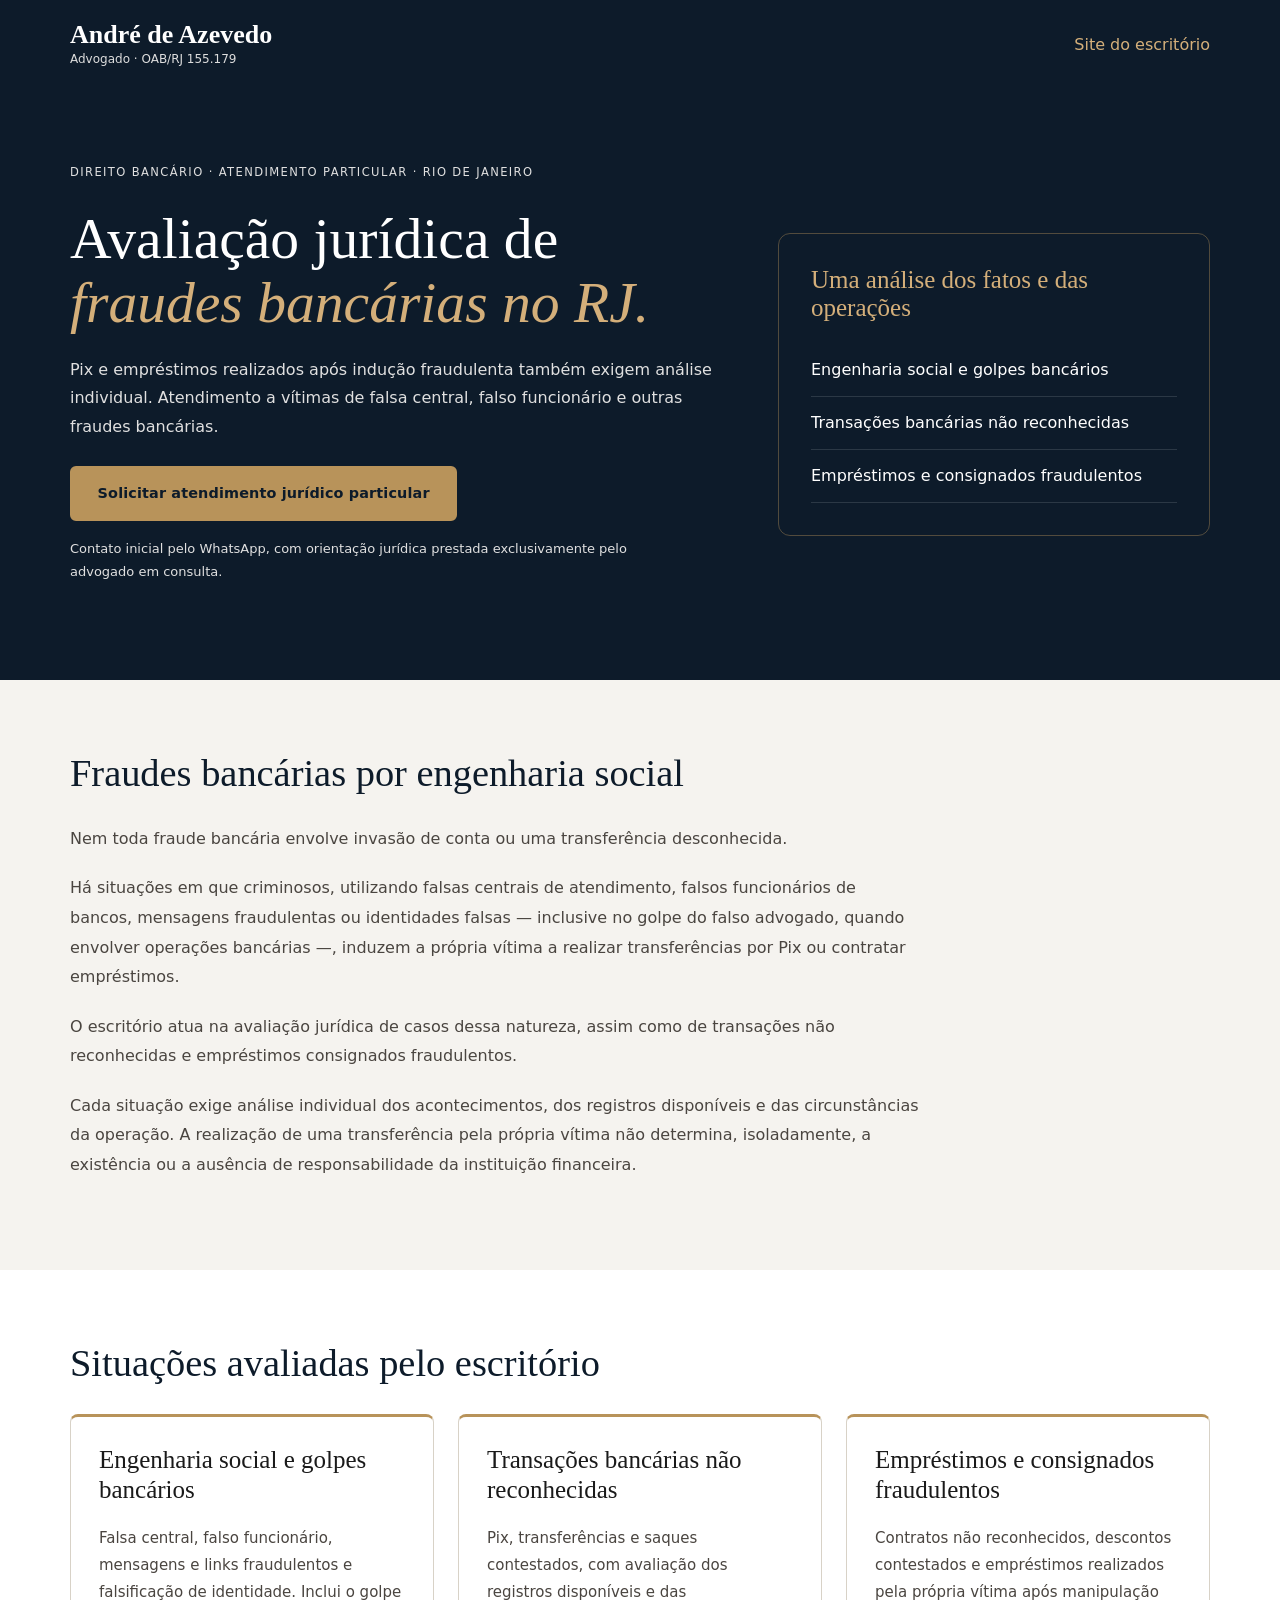
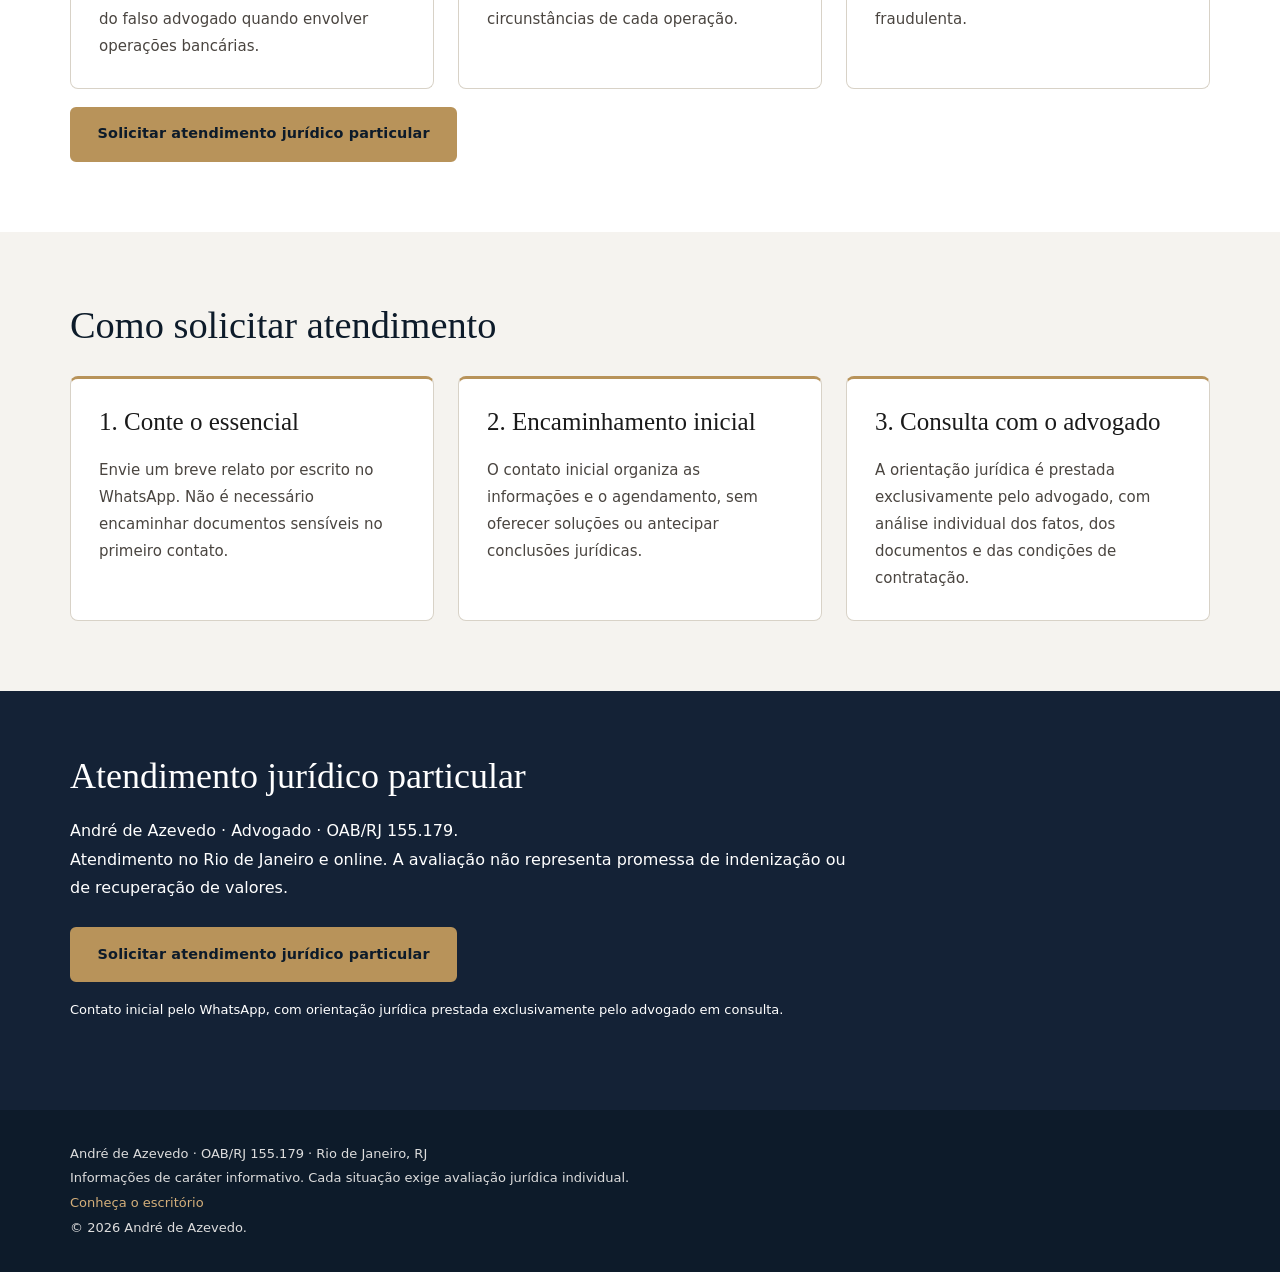
<file: bancario.html>
<!doctype html>
<html lang="pt-BR">
<head>
<meta charset="utf-8"><meta name="viewport" content="width=device-width,initial-scale=1">
<title>Fraudes Bancárias no RJ | André de Azevedo, Advogado</title>
<meta name="description" content="Avaliação jurídica particular de fraudes bancárias, falsa central, Pix após indução fraudulenta e empréstimos contestados. Advogado no Rio de Janeiro.">
<meta name="robots" content="noindex,follow">
<link rel="stylesheet" href="./styles.css">
<style>
.bank-header{background:#0d1b2a;padding:20px 0}.bank-header .container{display:flex;justify-content:space-between;align-items:center;gap:20px}.bank-header a{color:#d4af7a}.bank-brand{display:grid;color:white}.bank-brand strong{font:600 26px Georgia,serif}.bank-brand small{font-size:12px;color:#ddd}
.bank-hero{background:#0d1b2a;color:white;padding:72px 0}.bank-grid{display:grid;grid-template-columns:1.5fr 1fr;gap:60px;align-items:center}.bank-hero h1{font:500 clamp(36px,4.5vw,62px)/1.12 Georgia,serif;margin:20px 0}.bank-hero h1 em{color:#d4af7a}.bank-hero p{line-height:1.8;color:#e0e0e0;margin-bottom:24px}.bank-note{font-size:13px;line-height:1.6;margin-top:16px;max-width:620px}.bank-summary{border:1px solid #b8935a66;padding:32px;border-radius:12px}.bank-summary h2{font:400 25px Georgia,serif;color:#d4af7a;margin-bottom:22px}.bank-summary li{padding:14px 0;border-bottom:1px solid #ffffff20;list-style:none;line-height:1.5}
.bank-section{padding:70px 0;background:#f5f3ef}.bank-section.white{background:#fff}.bank-section h2{font:500 clamp(28px,3vw,40px)/1.2 Georgia,serif;margin-bottom:28px;color:#0d1b2a}.bank-copy{max-width:850px}.bank-copy p{line-height:1.85;margin:0 0 20px;color:#4a4540}.bank-cards{display:grid;grid-template-columns:repeat(3,1fr);gap:24px}.bank-card{border:1px solid #d8d2c7;border-top:3px solid #b8935a;padding:28px;border-radius:8px;background:white}.bank-card h3{font:500 25px/1.2 Georgia,serif;margin-bottom:20px}.bank-card p{font-size:15px;line-height:1.8;color:#4a4540}.bank-contact{background:#142236;color:white;padding:64px 0}.bank-contact h2{font:400 36px Georgia,serif;margin-bottom:20px}.bank-contact p{line-height:1.8;margin-bottom:24px;max-width:800px}.bank-footer{padding:32px 0;background:#0d1b2a;color:#ddd;font-size:13px;line-height:1.9}.bank-footer a{color:#d4af7a}.bank-section .btn{margin-top:18px}.bank-whatsapp{white-space:normal;text-align:center;max-width:100%}a:focus-visible{outline:3px solid #b8935a;outline-offset:5px}
@media(max-width:760px){.bank-grid,.bank-cards{grid-template-columns:1fr;gap:26px}.bank-hero,.bank-section{padding:44px 0}.bank-header .container{align-items:flex-start}.bank-header a{font-size:13px}.bank-summary{padding:24px}.bank-contact h2{font-size:30px}}
</style>
<script async src="https://www.googletagmanager.com/gtag/js?id=AW-17997476689"></script>
<script>window.dataLayer=window.dataLayer||[];function gtag(){dataLayer.push(arguments);}gtag('js',new Date());gtag('config','AW-17997476689');</script>
<script src="./bancario.js" defer></script>
</head>
<body>
<header class="bank-header"><div class="container"><div class="bank-brand"><strong>André de Azevedo</strong><small>Advogado · OAB/RJ 155.179</small></div><a href="./index.html">Site do escritório</a></div></header>
<main>
<section class="bank-hero" aria-labelledby="titulo"><div class="container bank-grid"><div><p class="hero-eyebrow">Direito Bancário · Atendimento particular · Rio de Janeiro</p><h1 id="titulo">Avaliação jurídica de <em>fraudes bancárias no RJ.</em></h1><p>Pix e empréstimos realizados após indução fraudulenta também exigem análise individual. Atendimento a vítimas de falsa central, falso funcionário e outras fraudes bancárias.</p><a class="btn btn-primary bank-whatsapp" data-position="abertura" href="https://wa.me/5521995461760?text=Ol%C3%A1%2C%20gostaria%20de%20solicitar%20atendimento%20jur%C3%ADdico%20particular%20sobre%20fraude%20banc%C3%A1ria.%20Vim%20da%20p%C3%A1gina%20de%20Direito%20Banc%C3%A1rio." target="_blank" rel="noopener noreferrer">Solicitar atendimento jurídico particular</a><p class="bank-note">Contato inicial pelo WhatsApp, com orientação jurídica prestada exclusivamente pelo advogado em consulta.</p></div><aside class="bank-summary" aria-label="Casos atendidos"><h2>Uma análise dos fatos e das operações</h2><ul><li>Engenharia social e golpes bancários</li><li>Transações bancárias não reconhecidas</li><li>Empréstimos e consignados fraudulentos</li></ul></aside></div></section>
<section class="bank-section" aria-labelledby="engenharia"><div class="container"><div class="bank-copy"><h2 id="engenharia">Fraudes bancárias por engenharia social</h2><p>Nem toda fraude bancária envolve invasão de conta ou uma transferência desconhecida.</p>
<p>Há situações em que criminosos, utilizando falsas centrais de atendimento, falsos funcionários de bancos, mensagens fraudulentas ou identidades falsas — inclusive no golpe do falso advogado, quando envolver operações bancárias —, induzem a própria vítima a realizar transferências por Pix ou contratar empréstimos.</p>
<p>O escritório atua na avaliação jurídica de casos dessa natureza, assim como de transações não reconhecidas e empréstimos consignados fraudulentos.</p>
<p>Cada situação exige análise individual dos acontecimentos, dos registros disponíveis e das circunstâncias da operação. A realização de uma transferência pela própria vítima não determina, isoladamente, a existência ou a ausência de responsabilidade da instituição financeira.</p></div></div></section>
<section class="bank-section white" aria-labelledby="casos"><div class="container"><h2 id="casos">Situações avaliadas pelo escritório</h2><div class="bank-cards"><article class="bank-card"><h3>Engenharia social e golpes bancários</h3><p>Falsa central, falso funcionário, mensagens e links fraudulentos e falsificação de identidade. Inclui o golpe do falso advogado quando envolver operações bancárias.</p></article><article class="bank-card"><h3>Transações bancárias não reconhecidas</h3><p>Pix, transferências e saques contestados, com avaliação dos registros disponíveis e das circunstâncias de cada operação.</p></article><article class="bank-card"><h3>Empréstimos e consignados fraudulentos</h3><p>Contratos não reconhecidos, descontos contestados e empréstimos realizados pela própria vítima após manipulação fraudulenta.</p></article></div><a class="btn btn-primary bank-whatsapp" data-position="casos" href="https://wa.me/5521995461760?text=Ol%C3%A1%2C%20gostaria%20de%20solicitar%20atendimento%20jur%C3%ADdico%20particular%20sobre%20fraude%20banc%C3%A1ria.%20Vim%20da%20p%C3%A1gina%20de%20Direito%20Banc%C3%A1rio." target="_blank" rel="noopener noreferrer">Solicitar atendimento jurídico particular</a></div></section>
<section class="bank-section" aria-labelledby="como"><div class="container"><h2 id="como">Como solicitar atendimento</h2><div class="bank-cards"><article class="bank-card"><h3>1. Conte o essencial</h3><p>Envie um breve relato por escrito no WhatsApp. Não é necessário encaminhar documentos sensíveis no primeiro contato.</p></article><article class="bank-card"><h3>2. Encaminhamento inicial</h3><p>O contato inicial organiza as informações e o agendamento, sem oferecer soluções ou antecipar conclusões jurídicas.</p></article><article class="bank-card"><h3>3. Consulta com o advogado</h3><p>A orientação jurídica é prestada exclusivamente pelo advogado, com análise individual dos fatos, dos documentos e das condições de contratação.</p></article></div></div></section>
<section class="bank-contact" aria-labelledby="contato"><div class="container"><h2 id="contato">Atendimento jurídico particular</h2><p>André de Azevedo · Advogado · OAB/RJ 155.179.<br>Atendimento no Rio de Janeiro e online. A avaliação não representa promessa de indenização ou de recuperação de valores.</p><a class="btn btn-primary bank-whatsapp" data-position="encerramento" href="https://wa.me/5521995461760?text=Ol%C3%A1%2C%20gostaria%20de%20solicitar%20atendimento%20jur%C3%ADdico%20particular%20sobre%20fraude%20banc%C3%A1ria.%20Vim%20da%20p%C3%A1gina%20de%20Direito%20Banc%C3%A1rio." target="_blank" rel="noopener noreferrer">Solicitar atendimento jurídico particular</a><p class="bank-note">Contato inicial pelo WhatsApp, com orientação jurídica prestada exclusivamente pelo advogado em consulta.</p></div></section>
</main>
<footer class="bank-footer"><div class="container"><p>André de Azevedo · OAB/RJ 155.179 · Rio de Janeiro, RJ</p><p>Informações de caráter informativo. Cada situação exige avaliação jurídica individual.</p><a href="./index.html">Conheça o escritório</a><p>© 2026 André de Azevedo.</p></div></footer>
</body></html>
</file>
<file: styles.css>
/* ================================================================
   STYLES.CSS – Andre de Azevedo, Advogado
   Versão: 1.0
   Última atualização: 2025
   ================================================================ */

/* ================================================================
   VARIÁVEIS – edite aqui para mudar cores globais
   ================================================================ */
:root {
  /* Cores principais */
  --color-navy:       #0D1B2A;   /* fundo escuro / texto principal */
  --color-navy-mid:   #142236;   /* seções alternadas */
  --color-navy-soft:  #1C2E45;   /* cards escuros */
  --color-gold:       #B8935A;   /* acento dourado */
  --color-gold-light: #D4AF7A;   /* hover do acento */
  --color-white:      #FFFFFF;
  --color-off-white:  #F5F3EF;   /* fundo claro */
  --color-gray-100:   #EEEAE4;
  --color-gray-200:   #D8D2C7;
  --color-gray-500:   #8B8278;
  --color-text:       #1A1A1A;
  --color-text-light: #4A4540;
  --color-green:      #25D366;   /* WhatsApp */

  /* Tipografia */
  --font-display: 'Cormorant Garamond', Georgia, serif;
  --font-body:    'DM Sans', system-ui, sans-serif;

  /* Espaçamento */
  --space-xs:  0.5rem;
  --space-sm:  1rem;
  --space-md:  1.5rem;
  --space-lg:  2.5rem;
  --space-xl:  4rem;
  --space-2xl: 6rem;
  --space-3xl: 9rem;

  /* Contêiner */
  --container-max: 1180px;
  --container-pad: 1.25rem;

  /* Bordas */
  --radius-sm: 6px;
  --radius-md: 12px;
  --radius-lg: 20px;

  /* Sombras */
  --shadow-sm: 0 1px 4px rgba(0,0,0,.07), 0 2px 8px rgba(0,0,0,.06);
  --shadow-md: 0 4px 16px rgba(0,0,0,.10), 0 8px 32px rgba(0,0,0,.07);
  --shadow-lg: 0 8px 32px rgba(0,0,0,.14), 0 24px 64px rgba(0,0,0,.10);

  /* Transições */
  --transition-fast: 180ms ease;
  --transition-mid:  280ms ease;

  /* Header */
  --header-h: 70px;
}

/* ================================================================
   RESET & BASE
   ================================================================ */
*, *::before, *::after { box-sizing: border-box; margin: 0; padding: 0; }

html {
  font-size: 16px;
  scroll-behavior: smooth;
  -webkit-text-size-adjust: 100%;
}

body {
  font-family: var(--font-body);
  color: var(--color-text);
  background: var(--color-off-white);
  line-height: 1.65;
  -webkit-font-smoothing: antialiased;
  overflow-x: hidden;
}

img { display: block; max-width: 100%; }
a { color: inherit; text-decoration: none; }
ul { list-style: none; }
button { cursor: pointer; background: none; border: none; font: inherit; }
svg { display: block; }

/* Scroll offset for sticky header */
:target { scroll-margin-top: calc(var(--header-h) + 1rem); }

/* Focus visible */
:focus-visible {
  outline: 2px solid var(--color-gold);
  outline-offset: 3px;
  border-radius: 3px;
}

/* ================================================================
   CONTAINER
   ================================================================ */
.container {
  width: 100%;
  max-width: var(--container-max);
  margin-inline: auto;
  padding-inline: var(--container-pad);
}

/* ================================================================
   BOTÕES
   ================================================================ */
.btn {
  display: inline-flex;
  align-items: center;
  gap: 0.5rem;
  font-family: var(--font-body);
  font-size: 0.9rem;
  font-weight: 500;
  letter-spacing: 0.01em;
  padding: 0.85rem 1.6rem;
  border-radius: var(--radius-sm);
  border: 2px solid transparent;
  white-space: nowrap;
  transition: background var(--transition-fast), color var(--transition-fast),
              border-color var(--transition-fast), box-shadow var(--transition-fast),
              transform var(--transition-fast);
}
.btn:hover { transform: translateY(-1px); }
.btn:active { transform: translateY(0); }

.btn-icon { width: 18px; height: 18px; flex-shrink: 0; }

/* Primário */
.btn-primary {
  background: var(--color-gold);
  color: var(--color-navy);
  border-color: var(--color-gold);
  font-weight: 600;
}
.btn-primary:hover {
  background: var(--color-gold-light);
  border-color: var(--color-gold-light);
  box-shadow: 0 4px 20px rgba(184,147,90,.35);
}

/* Secundário */
.btn-secondary {
  background: transparent;
  color: var(--color-navy);
  border-color: var(--color-gray-200);
}
.btn-secondary:hover {
  border-color: var(--color-navy);
  background: rgba(13,27,42,.05);
}

/* Outline */
.btn-outline {
  background: transparent;
  color: var(--color-gold);
  border-color: var(--color-gold);
}
.btn-outline:hover {
  background: var(--color-gold);
  color: var(--color-navy);
}

/* Tamanhos especiais */
.btn-hero {
  font-size: 1rem;
  padding: 1rem 2rem;
}
.btn-header {
  font-size: 0.82rem;
  padding: 0.65rem 1.2rem;
}
.btn-final {
  font-size: 1.05rem;
  padding: 1.1rem 2.2rem;
}
.btn-full { width: 100%; justify-content: center; }

/* ================================================================
   SECTION HELPERS
   ================================================================ */
.section-eyebrow {
  font-family: var(--font-body);
  font-size: 0.72rem;
  font-weight: 500;
  letter-spacing: 0.12em;
  text-transform: uppercase;
  color: var(--color-gold);
  margin-bottom: 0.75rem;
}

.section-title {
  font-family: var(--font-display);
  font-size: clamp(1.9rem, 4vw, 2.7rem);
  font-weight: 600;
  line-height: 1.2;
  color: var(--color-navy);
  margin-bottom: 1rem;
}
.section-title.left-align { text-align: left; }

.section-sub {
  font-size: 1rem;
  color: var(--color-text-light);
  max-width: 520px;
  margin-inline: auto;
}

.section-header {
  text-align: center;
  margin-bottom: var(--space-xl);
}
.section-header-light .section-title { color: var(--color-white); }
.section-header-light .section-sub   { color: rgba(255,255,255,.7); }

/* ================================================================
   HEADER
   ================================================================ */
.site-header {
  position: fixed;
  top: 0; left: 0; right: 0;
  z-index: 100;
  height: var(--header-h);
  background: rgba(13,27,42,.97);
  backdrop-filter: blur(12px);
  -webkit-backdrop-filter: blur(12px);
  border-bottom: 1px solid rgba(255,255,255,.06);
  transition: box-shadow var(--transition-mid);
}
.site-header.scrolled { box-shadow: 0 4px 24px rgba(0,0,0,.3); }

.header-inner {
  display: flex;
  align-items: center;
  gap: var(--space-md);
  height: var(--header-h);
}

.logo {
  display: flex;
  flex-direction: column;
  gap: 1px;
  flex-shrink: 0;
}
.logo-name {
  font-family: var(--font-display);
  font-size: 1.2rem;
  font-weight: 600;
  color: var(--color-white);
  line-height: 1.1;
}
.logo-title {
  font-size: 0.7rem;
  color: var(--color-gold);
  letter-spacing: 0.06em;
  text-transform: uppercase;
}

.header-nav {
  display: flex;
  align-items: center;
  gap: 1.5rem;
  margin-left: auto;
}
.header-nav a {
  font-size: 0.85rem;
  color: rgba(255,255,255,.75);
  transition: color var(--transition-fast);
}
.header-nav a:hover { color: var(--color-white); }

.menu-toggle {
  display: none;
  flex-direction: column;
  gap: 5px;
  padding: 6px;
  margin-left: auto;
}
.menu-toggle span {
  display: block;
  width: 22px;
  height: 2px;
  background: var(--color-white);
  border-radius: 2px;
  transition: transform var(--transition-fast), opacity var(--transition-fast);
}
.menu-toggle[aria-expanded="true"] span:nth-child(1) { transform: translateY(7px) rotate(45deg); }
.menu-toggle[aria-expanded="true"] span:nth-child(2) { opacity: 0; }
.menu-toggle[aria-expanded="true"] span:nth-child(3) { transform: translateY(-7px) rotate(-45deg); }

/* Mobile menu – posicionado fixo abaixo do header */
.mobile-menu {
  position: fixed;
  top: var(--header-h);
  left: 0; right: 0;
  z-index: 99;
  background: var(--color-navy);
  border-top: 1px solid rgba(255,255,255,.08);
  box-shadow: 0 8px 24px rgba(0,0,0,.35);
  padding: var(--space-md) var(--container-pad) var(--space-lg);
  display: flex;
  flex-direction: column;
  gap: var(--space-sm);
}
.mobile-menu[hidden] { display: none; }
.mobile-link {
  color: rgba(255,255,255,.8);
  font-size: 1rem;
  padding: 0.5rem 0;
  border-bottom: 1px solid rgba(255,255,255,.07);
}

/* ================================================================
   HERO
   ================================================================ */
.hero {
  position: relative;
  min-height: 100svh;
  display: flex;
  align-items: center;
  background: var(--color-navy);
  overflow: hidden;
  padding-top: var(--header-h);
}

.hero-bg {
  position: absolute;
  inset: 0;
  pointer-events: none;
}
.hero-grain {
  position: absolute;
  inset: 0;
  background-image: url("data:image/svg+xml,%3Csvg viewBox='0 0 256 256' xmlns='http://www.w3.org/2000/svg'%3E%3Cfilter id='noise'%3E%3CfeTurbulence type='fractalNoise' baseFrequency='0.9' numOctaves='4' stitchTiles='stitch'/%3E%3C/filter%3E%3Crect width='100%25' height='100%25' filter='url(%23noise)' opacity='0.04'/%3E%3C/svg%3E");
  opacity: 0.5;
}
.hero-shape {
  position: absolute;
  border-radius: 50%;
  filter: blur(80px);
}
.hero-shape-1 {
  width: 600px; height: 600px;
  top: -200px; right: -200px;
  background: radial-gradient(circle, rgba(184,147,90,.12) 0%, transparent 70%);
}
.hero-shape-2 {
  width: 400px; height: 400px;
  bottom: -100px; left: 10%;
  background: radial-gradient(circle, rgba(184,147,90,.06) 0%, transparent 70%);
}

.hero-inner {
  position: relative;
  z-index: 1;
  display: grid;
  grid-template-columns: 1fr 1fr;
  gap: var(--space-xl);
  align-items: center;
  padding-block: var(--space-3xl) var(--space-2xl);
}

.hero-eyebrow {
  font-size: 0.72rem;
  font-weight: 500;
  letter-spacing: 0.12em;
  text-transform: uppercase;
  color: var(--color-gold);
  margin-bottom: var(--space-sm);
}

.hero-headline {
  font-family: var(--font-display);
  font-size: clamp(2.2rem, 5vw, 3.6rem);
  font-weight: 600;
  line-height: 1.15;
  color: var(--color-white);
  margin-bottom: var(--space-md);
}
.hero-headline em {
  font-style: italic;
  color: var(--color-gold);
}
.break-desktop { display: none; }

.hero-sub {
  font-size: 1.05rem;
  color: rgba(255,255,255,.7);
  margin-bottom: var(--space-lg);
  max-width: 500px;
  line-height: 1.7;
}

.hero-trust {
  display: flex;
  flex-direction: column;
  gap: 0.6rem;
  margin-bottom: var(--space-lg);
}
.trust-item {
  display: flex;
  align-items: center;
  gap: 0.6rem;
  font-size: 0.9rem;
  color: rgba(255,255,255,.8);
}
.trust-icon {
  width: 18px; height: 18px;
  color: var(--color-gold);
  flex-shrink: 0;
}

.hero-ctas {
  display: flex;
  flex-wrap: wrap;
  gap: var(--space-sm);
  align-items: center;
}
.hero-ctas .btn-secondary {
  color: rgba(255,255,255,.8);
  border-color: rgba(255,255,255,.25);
}
.hero-ctas .btn-secondary:hover {
  color: var(--color-white);
  border-color: rgba(255,255,255,.6);
  background: rgba(255,255,255,.07);
}

/* Hero card stack */
.hero-visual {
  display: flex;
  align-items: center;
  justify-content: center;
}
.hero-card-stack {
  display: flex;
  flex-direction: column;
  gap: 1rem;
  width: 100%;
  max-width: 340px;
}
.hero-card {
  background: rgba(255,255,255,.05);
  border: 1px solid rgba(255,255,255,.1);
  border-radius: var(--radius-md);
  padding: 1.25rem 1.5rem;
  display: flex;
  flex-direction: column;
  gap: 0.3rem;
  transition: background var(--transition-mid), border-color var(--transition-mid),
              transform var(--transition-mid);
  backdrop-filter: blur(10px);
}
.hc-1 {
  background: rgba(184,147,90,.12);
  border-color: rgba(184,147,90,.3);
  /* Os três cartões ficam alinhados pelo mesmo eixo. */
  transform: none;
}
.hero-card:hover { transform: translateX(0) scale(1.01); }
.hc-1:hover { transform: translateX(0) scale(1.01); background: rgba(184,147,90,.18); }

.hc-label {
  font-family: var(--font-display);
  font-size: 1.05rem;
  font-weight: 600;
  color: var(--color-white);
}
.hc-1 .hc-label { color: var(--color-gold-light); }

.hc-sub {
  font-size: 0.8rem;
  color: rgba(255,255,255,.55);
}
.hc-1 .hc-sub { color: rgba(212,175,122,.7); }

/* ================================================================
   AREAS
   ================================================================ */
.areas {
  background: var(--color-off-white);
  padding-block: var(--space-3xl);
}

/* Featured – Direito Bancário */
.area-featured {
  position: relative;
  background: var(--color-navy);
  border-radius: var(--radius-lg);
  overflow: hidden;
  margin-bottom: var(--space-lg);
}
.area-featured::before {
  content: '';
  position: absolute;
  top: 0; left: 0; right: 0;
  height: 3px;
  background: linear-gradient(90deg, var(--color-gold), var(--color-gold-light));
}
.area-featured-badge {
  position: absolute;
  top: var(--space-md);
  right: var(--space-md);
  background: var(--color-gold);
  color: var(--color-navy);
  font-size: 0.68rem;
  font-weight: 700;
  letter-spacing: 0.1em;
  text-transform: uppercase;
  padding: 0.3rem 0.75rem;
  border-radius: 20px;
}
.area-featured-inner {
  display: grid;
  grid-template-columns: 1fr auto;
  gap: var(--space-xl);
  padding: var(--space-xl);
}
.area-featured-content { display: flex; flex-direction: column; gap: var(--space-sm); }

/* Aside */
.area-featured-aside {
  display: flex;
  flex-direction: column;
  gap: var(--space-md);
  width: 280px;
  flex-shrink: 0;
}
.aside-block {
  background: rgba(255,255,255,.05);
  border: 1px solid rgba(255,255,255,.08);
  border-radius: var(--radius-md);
  padding: 1.25rem;
}
.aside-urgency {
  background: rgba(184,147,90,.1);
  border-color: rgba(184,147,90,.2);
}
.aside-title {
  font-size: 0.72rem;
  font-weight: 600;
  letter-spacing: 0.08em;
  text-transform: uppercase;
  color: var(--color-gold);
  margin-bottom: 0.5rem;
}
.aside-text {
  font-size: 0.88rem;
  color: rgba(255,255,255,.7);
  line-height: 1.6;
}
.aside-text em {
  font-style: italic;
  color: rgba(255,255,255,.9);
}

/* Area icon */
.area-icon {
  width: 48px; height: 48px;
  border-radius: 10px;
  display: flex;
  align-items: center;
  justify-content: center;
  flex-shrink: 0;
}
.area-icon svg { width: 28px; height: 28px; }
.area-icon-banking { background: rgba(184,147,90,.15); color: var(--color-gold); }
.area-icon-health { background: rgba(184,147,90,.15); color: var(--color-gold); }
.area-icon-family { background: rgba(30,80,150,.1); color: #5B8FD6; }
.area-icon-consumer { background: rgba(60,140,80,.1); color: #5BA47A; }

/* Area title */
.area-title {
  font-family: var(--font-display);
  font-size: 1.6rem;
  font-weight: 600;
  line-height: 1.2;
  color: var(--color-white);
  margin-top: 0.25rem;
}
.area-card .area-title { color: var(--color-navy); }

/* Area desc */
.area-desc {
  font-size: 0.95rem;
  color: rgba(255,255,255,.7);
  line-height: 1.7;
  max-width: 560px;
}
.area-card .area-desc { color: var(--color-text-light); }
/* Destaques contidos, preservando o contraste em fundos claro e escuro. */
.area-desc strong { font-weight: 700; color: var(--color-white); }
.area-card .area-desc strong { color: var(--color-navy); }

/* Area cases */
.area-cases {
  display: flex;
  flex-wrap: wrap;
  gap: 0.5rem;
  margin-block: 0.25rem;
}
.area-cases li {
  font-size: 0.8rem;
  background: rgba(255,255,255,.07);
  color: rgba(255,255,255,.75);
  border: 1px solid rgba(255,255,255,.1);
  padding: 0.3rem 0.7rem;
  border-radius: 20px;
}
.area-card .area-cases li {
  background: rgba(13,27,42,.05);
  color: var(--color-text-light);
  border-color: var(--color-gray-200);
}

/* Area grid (saúde + família) */
.area-grid {
  display: grid;
  grid-template-columns: 1fr 1fr;
  gap: var(--space-md);
}
.area-card {
  background: var(--color-white);
  border-radius: var(--radius-md);
  padding: var(--space-lg);
  display: flex;
  flex-direction: column;
  gap: var(--space-sm);
  box-shadow: var(--shadow-sm);
  border: 1px solid var(--color-gray-100);
  transition: box-shadow var(--transition-mid), transform var(--transition-mid);
}
.area-card:hover {
  box-shadow: var(--shadow-md);
  transform: translateY(-3px);
}
.area-card .area-icon-family { background: rgba(30,80,150,.06); }
.area-card .area-icon-consumer { background: rgba(60,140,80,.06); }

/* ================================================================
   WHY SECTION
   ================================================================ */
.why {
  background: var(--color-navy);
  padding-block: var(--space-3xl);
}
.why .section-title { color: var(--color-white); }
.why .section-eyebrow { color: var(--color-gold); }

.why-grid {
  display: grid;
  grid-template-columns: repeat(3, 1fr);
  gap: var(--space-md);
}
.why-card {
  background: rgba(255,255,255,.04);
  border: 1px solid rgba(255,255,255,.08);
  border-radius: var(--radius-md);
  padding: 1.75rem;
  transition: background var(--transition-mid), border-color var(--transition-mid);
}
.why-card:hover {
  background: rgba(255,255,255,.07);
  border-color: rgba(184,147,90,.25);
}
.why-num {
  font-family: var(--font-display);
  font-size: 2.5rem;
  font-weight: 700;
  color: rgba(184,147,90,.25);
  line-height: 1;
  margin-bottom: 0.75rem;
}
.why-title {
  font-family: var(--font-display);
  font-size: 1.15rem;
  font-weight: 600;
  color: var(--color-white);
  line-height: 1.3;
  margin-bottom: 0.5rem;
}
.why-desc {
  font-size: 0.88rem;
  color: rgba(255,255,255,.6);
  line-height: 1.7;
}

/* ================================================================
   SOBRE
   ================================================================ */
.sobre {
  background: var(--color-off-white);
  padding-block: var(--space-3xl);
}
.sobre-inner {
  display: grid;
  grid-template-columns: 300px 1fr;
  gap: var(--space-3xl);
  align-items: start;
}

.sobre-visual {
  display: flex;
  flex-direction: column;
  gap: var(--space-md);
  position: sticky;
  top: calc(var(--header-h) + 2rem);
}
.sobre-monogram {
  width: 120px; height: 120px;
  border-radius: 50%;
  background: var(--color-navy);
  color: var(--color-gold);
  font-family: var(--font-display);
  font-size: 2.5rem;
  font-weight: 700;
  display: flex;
  align-items: center;
  justify-content: center;
  letter-spacing: 0.05em;
  box-shadow: var(--shadow-md);
  /* Substituir por <img> com foto real se disponível */
}

.sobre-credentials {
  display: flex;
  flex-direction: column;
  gap: 0.75rem;
}
.cred-item {
  display: flex;
  align-items: baseline;
  gap: 0.5rem;
  padding: 0.75rem 1rem;
  background: var(--color-white);
  border-radius: var(--radius-sm);
  border-left: 3px solid var(--color-gold);
  box-shadow: var(--shadow-sm);
}
.cred-num {
  font-family: var(--font-display);
  font-size: 1.5rem;
  font-weight: 700;
  color: var(--color-navy);
  line-height: 1;
}
.cred-label {
  font-size: 0.82rem;
  color: var(--color-text-light);
}

.sobre-content { display: flex; flex-direction: column; gap: var(--space-sm); }
.sobre-content .section-eyebrow { text-align: left; }
.sobre-text {
  font-size: 0.98rem;
  color: var(--color-text-light);
  line-height: 1.8;
}
.sobre-text strong { color: var(--color-navy); font-weight: 600; }
.sobre-text-emphasis {
  font-family: var(--font-display);
  font-size: 1.1rem;
  font-weight: 500;
  font-style: italic;
  color: var(--color-navy);
  padding: 1rem 1.25rem;
  border-left: 3px solid var(--color-gold);
  background: rgba(184,147,90,.06);
  border-radius: 0 var(--radius-sm) var(--radius-sm) 0;
  line-height: 1.7;
}

/* ================================================================
   COMO FUNCIONA
   ================================================================ */
.como-funciona {
  background: var(--color-navy-mid);
  padding-block: var(--space-3xl);
}
.como-funciona .section-title { color: var(--color-white); }
.como-funciona .section-eyebrow { color: var(--color-gold); }

.steps-row {
  display: flex;
  align-items: flex-start;
  gap: 0;
  margin-bottom: var(--space-xl);
}
.step-item {
  flex: 1;
  padding: var(--space-lg);
  text-align: center;
}
.step-connector {
  flex-shrink: 0;
  width: 60px;
  margin-top: 38px;
  height: 1px;
  background: linear-gradient(90deg, rgba(184,147,90,.5), rgba(184,147,90,.15));
}
.step-num {
  width: 56px; height: 56px;
  border-radius: 50%;
  border: 2px solid var(--color-gold);
  color: var(--color-gold);
  font-family: var(--font-display);
  font-size: 1.5rem;
  font-weight: 700;
  display: flex;
  align-items: center;
  justify-content: center;
  margin: 0 auto var(--space-sm);
}
.step-title {
  font-family: var(--font-display);
  font-size: 1.15rem;
  font-weight: 600;
  color: var(--color-white);
  line-height: 1.3;
  margin-bottom: 0.5rem;
}
.step-desc {
  font-size: 0.9rem;
  color: rgba(255,255,255,.6);
  line-height: 1.7;
}
.steps-cta { text-align: center; }

/* ================================================================
   FAQ
   ================================================================ */
.faq {
  background: var(--color-navy);
  padding-block: var(--space-3xl);
}
.faq .section-title { color: var(--color-white); }
.faq .section-eyebrow { color: var(--color-gold); }

.faq-list {
  max-width: 720px;
  margin-inline: auto;
  display: flex;
  flex-direction: column;
  gap: 0.75rem;
}
.faq-item {
  border: 1px solid rgba(255,255,255,.09);
  border-radius: var(--radius-md);
  overflow: hidden;
  background: rgba(255,255,255,.03);
  transition: border-color var(--transition-fast);
}
.faq-item:has(.faq-trigger[aria-expanded="true"]) {
  border-color: rgba(184,147,90,.3);
}
.faq-trigger {
  width: 100%;
  display: flex;
  align-items: center;
  justify-content: space-between;
  gap: var(--space-sm);
  padding: 1.1rem 1.25rem;
  font-size: 0.95rem;
  font-weight: 500;
  color: var(--color-white);
  text-align: left;
  transition: color var(--transition-fast);
}
.faq-trigger:hover { color: var(--color-gold); }
.faq-trigger[aria-expanded="true"] { color: var(--color-gold); }
.faq-chevron {
  width: 18px; height: 18px;
  flex-shrink: 0;
  color: var(--color-gold);
  transition: transform var(--transition-fast);
}
.faq-trigger[aria-expanded="true"] .faq-chevron { transform: rotate(180deg); }
.faq-answer {
  padding: 0 1.25rem 1.1rem;
  font-size: 0.9rem;
  color: rgba(255,255,255,.65);
  line-height: 1.75;
}

/* ================================================================
   FINAL CTA
   ================================================================ */
.final-cta {
  position: relative;
  background: var(--color-navy-soft);
  padding-block: var(--space-3xl);
  overflow: hidden;
  text-align: center;
}
.final-bg {
  position: absolute;
  inset: 0;
  pointer-events: none;
}
.final-shape {
  position: absolute;
  top: 50%; left: 50%;
  transform: translate(-50%, -50%);
  width: 600px; height: 600px;
  border-radius: 50%;
  background: radial-gradient(circle, rgba(184,147,90,.1) 0%, transparent 70%);
}

.final-inner { position: relative; z-index: 1; }

.eyebrow-light { color: var(--color-gold); }

.final-title {
  font-family: var(--font-display);
  font-size: clamp(2rem, 4.5vw, 3.2rem);
  font-weight: 600;
  color: var(--color-white);
  line-height: 1.2;
  margin-bottom: var(--space-md);
}

.final-sub {
  font-size: 0.95rem;
  color: rgba(255,255,255,.6);
  margin-bottom: var(--space-lg);
  line-height: 1.7;
}

.final-micro {
  margin-top: var(--space-md);
  font-size: 0.78rem;
  color: rgba(255,255,255,.4);
  letter-spacing: 0.04em;
}

/* ================================================================
   FOOTER
   ================================================================ */
.site-footer {
  background: var(--color-navy);
  border-top: 1px solid rgba(255,255,255,.07);
  padding-block: var(--space-xl) var(--space-lg);
}

.footer-inner { display: flex; flex-direction: column; gap: var(--space-xl); }

.footer-top {
  display: grid;
  grid-template-columns: 1.5fr 1fr 1fr;
  gap: var(--space-xl);
}

.footer-name {
  font-family: var(--font-display);
  font-size: 1.3rem;
  font-weight: 600;
  color: var(--color-white);
  margin-bottom: 0.25rem;
}
.footer-role {
  font-size: 0.82rem;
  color: var(--color-gold);
  letter-spacing: 0.06em;
  text-transform: uppercase;
  margin-bottom: 0.5rem;
}
.footer-location { font-size: 0.88rem; color: rgba(255,255,255,.5); }
.footer-coverage { font-size: 0.82rem; color: rgba(255,255,255,.4); margin-top: 0.25rem; }

.footer-section-label {
  font-size: 0.7rem;
  font-weight: 600;
  letter-spacing: 0.1em;
  text-transform: uppercase;
  color: var(--color-gold);
  margin-bottom: 0.75rem;
}
.footer-link {
  display: block;
  font-size: 0.88rem;
  color: rgba(255,255,255,.55);
  margin-bottom: 0.4rem;
  transition: color var(--transition-fast);
}
.footer-link:hover { color: var(--color-white); }

.footer-bottom {
  border-top: 1px solid rgba(255,255,255,.06);
  padding-top: var(--space-md);
  display: flex;
  flex-direction: column;
  gap: 0.5rem;
}
.footer-disclaimer {
  font-size: 0.78rem;
  color: rgba(255,255,255,.3);
  line-height: 1.65;
  max-width: 700px;
}
.footer-copy {
  font-size: 0.78rem;
  color: rgba(255,255,255,.25);
}

/* ================================================================
   FLOATING WHATSAPP BUTTON
   ================================================================ */
.fab-whatsapp {
  position: fixed;
  bottom: 1.75rem;
  right: 1.75rem;
  z-index: 200;
  width: 58px; height: 58px;
  border-radius: 50%;
  background: var(--color-green);
  color: var(--color-white);
  display: flex;
  align-items: center;
  justify-content: center;
  box-shadow: 0 4px 20px rgba(37,211,102,.4), 0 2px 8px rgba(0,0,0,.2);
  transition: transform var(--transition-fast), box-shadow var(--transition-fast);
}
.fab-whatsapp:hover {
  transform: scale(1.08);
  box-shadow: 0 6px 28px rgba(37,211,102,.55), 0 4px 12px rgba(0,0,0,.2);
}
.fab-icon { width: 28px; height: 28px; }
.fab-tooltip {
  position: absolute;
  right: calc(100% + 12px);
  white-space: nowrap;
  background: var(--color-navy);
  color: var(--color-white);
  font-size: 0.8rem;
  font-weight: 500;
  padding: 0.4rem 0.85rem;
  border-radius: 6px;
  opacity: 0;
  pointer-events: none;
  transform: translateX(6px);
  transition: opacity var(--transition-fast), transform var(--transition-fast);
}
.fab-tooltip::after {
  content: '';
  position: absolute;
  top: 50%; right: -6px;
  transform: translateY(-50%);
  border: 6px solid transparent;
  border-right: none;
  border-left-color: var(--color-navy);
}
.fab-whatsapp:hover .fab-tooltip {
  opacity: 1;
  transform: translateX(0);
}

/* ================================================================
   RESPONSIVE – TABLET (≤ 900px)
   ================================================================ */
@media (max-width: 900px) {
  :root { --space-3xl: 5rem; }

  .header-nav  { display: none; }
  .btn-header  { display: none; }
  .menu-toggle { display: flex; }

  .hero-inner {
    grid-template-columns: 1fr;
    padding-block: var(--space-xl) var(--space-2xl);
  }
  .hero-visual { display: none; }
  .hero-headline { font-size: clamp(2rem, 6vw, 3rem); }

  .area-featured-inner {
    grid-template-columns: 1fr;
    padding: var(--space-lg);
  }
  .area-featured-aside { width: 100%; flex-direction: row; }
  .aside-block { flex: 1; }

  .area-grid { grid-template-columns: 1fr; }

  .why-grid { grid-template-columns: 1fr 1fr; }

  .sobre-inner { grid-template-columns: 1fr; }
  .sobre-visual {
    flex-direction: row;
    align-items: center;
    position: static;
  }
  .sobre-credentials { flex-direction: row; flex-wrap: wrap; }
  .cred-item { flex-shrink: 0; }

  .steps-row { flex-direction: column; }
  .step-connector {
    width: 1px;
    height: 40px;
    margin: 0 auto;
    background: linear-gradient(180deg, rgba(184,147,90,.5), rgba(184,147,90,.15));
  }

  .footer-top { grid-template-columns: 1fr 1fr; }
}

/* ================================================================
   RESPONSIVE – MOBILE (≤ 600px)
   ================================================================ */
@media (max-width: 600px) {
  :root {
    --space-xl:  2.5rem;
    --space-2xl: 3.5rem;
    --space-3xl: 4rem;
    --container-pad: 1rem;
  }

  .section-title { font-size: 1.65rem; }

  .hero-headline { font-size: clamp(1.8rem, 8vw, 2.4rem); }
  .hero-ctas { flex-direction: column; }
  .hero-ctas .btn { width: 100%; justify-content: center; }

  .area-featured-badge { position: static; margin-bottom: 0.5rem; align-self: flex-start; }
  .area-featured-inner { padding: var(--space-md); }
  .area-featured-aside { flex-direction: column; }

  .why-grid { grid-template-columns: 1fr; }

  .sobre-visual { flex-direction: column; align-items: flex-start; }
  .sobre-credentials { flex-direction: column; }

  .footer-top { grid-template-columns: 1fr; gap: var(--space-lg); }

  .fab-whatsapp { bottom: 1.25rem; right: 1.25rem; width: 52px; height: 52px; }
  .fab-icon { width: 24px; height: 24px; }
  .fab-tooltip { display: none; }
}

/* ================================================================
   DESKTOP LARGE (≥ 1200px)
   ================================================================ */
@media (min-width: 1200px) {
  .break-desktop { display: block; }
}

/* ================================================================
   ANIMAÇÕES DE ENTRADA (reduced motion seguro)
   ================================================================ */
@media (prefers-reduced-motion: no-preference) {
  .hero-content { animation: fadeUp 0.7s ease both; }
  .hero-visual  { animation: fadeUp 0.7s 0.2s ease both; }

  .why-card,
  .area-card,
  .faq-item {
    opacity: 0;
    transform: translateY(20px);
    transition: opacity 0.5s ease, transform 0.5s ease;
  }
  .why-card.visible,
  .area-card.visible,
  .faq-item.visible {
    opacity: 1;
    transform: translateY(0);
  }
}

@keyframes fadeUp {
  from { opacity: 0; transform: translateY(24px); }
  to   { opacity: 1; transform: translateY(0); }
}
</file>
<file: src/styles.css>
/* ================================================================
   STYLES.CSS – Andre de Azevedo, Advogado
   Versão: 1.0
   Última atualização: 2025
   ================================================================ */

/* ================================================================
   VARIÁVEIS – edite aqui para mudar cores globais
   ================================================================ */
:root {
  /* Cores principais */
  --color-navy:       #0D1B2A;   /* fundo escuro / texto principal */
  --color-navy-mid:   #142236;   /* seções alternadas */
  --color-navy-soft:  #1C2E45;   /* cards escuros */
  --color-gold:       #B8935A;   /* acento dourado */
  --color-gold-light: #D4AF7A;   /* hover do acento */
  --color-white:      #FFFFFF;
  --color-off-white:  #F5F3EF;   /* fundo claro */
  --color-gray-100:   #EEEAE4;
  --color-gray-200:   #D8D2C7;
  --color-gray-500:   #8B8278;
  --color-text:       #1A1A1A;
  --color-text-light: #4A4540;
  --color-green:      #25D366;   /* WhatsApp */

  /* Tipografia */
  --font-display: 'Cormorant Garamond', Georgia, serif;
  --font-body:    'DM Sans', system-ui, sans-serif;

  /* Espaçamento */
  --space-xs:  0.5rem;
  --space-sm:  1rem;
  --space-md:  1.5rem;
  --space-lg:  2.5rem;
  --space-xl:  4rem;
  --space-2xl: 6rem;
  --space-3xl: 9rem;

  /* Contêiner */
  --container-max: 1180px;
  --container-pad: 1.25rem;

  /* Bordas */
  --radius-sm: 6px;
  --radius-md: 12px;
  --radius-lg: 20px;

  /* Sombras */
  --shadow-sm: 0 1px 4px rgba(0,0,0,.07), 0 2px 8px rgba(0,0,0,.06);
  --shadow-md: 0 4px 16px rgba(0,0,0,.10), 0 8px 32px rgba(0,0,0,.07);
  --shadow-lg: 0 8px 32px rgba(0,0,0,.14), 0 24px 64px rgba(0,0,0,.10);

  /* Transições */
  --transition-fast: 180ms ease;
  --transition-mid:  280ms ease;

  /* Header */
  --header-h: 70px;
}

/* ================================================================
   RESET & BASE
   ================================================================ */
*, *::before, *::after { box-sizing: border-box; margin: 0; padding: 0; }

html {
  font-size: 16px;
  scroll-behavior: smooth;
  -webkit-text-size-adjust: 100%;
}

body {
  font-family: var(--font-body);
  color: var(--color-text);
  background: var(--color-off-white);
  line-height: 1.65;
  -webkit-font-smoothing: antialiased;
  overflow-x: hidden;
}

img { display: block; max-width: 100%; }
a { color: inherit; text-decoration: none; }
ul { list-style: none; }
button { cursor: pointer; background: none; border: none; font: inherit; }
svg { display: block; }

/* Scroll offset for sticky header */
:target { scroll-margin-top: calc(var(--header-h) + 1rem); }

/* Focus visible */
:focus-visible {
  outline: 2px solid var(--color-gold);
  outline-offset: 3px;
  border-radius: 3px;
}

/* ================================================================
   CONTAINER
   ================================================================ */
.container {
  width: 100%;
  max-width: var(--container-max);
  margin-inline: auto;
  padding-inline: var(--container-pad);
}

/* ================================================================
   BOTÕES
   ================================================================ */
.btn {
  display: inline-flex;
  align-items: center;
  gap: 0.5rem;
  font-family: var(--font-body);
  font-size: 0.9rem;
  font-weight: 500;
  letter-spacing: 0.01em;
  padding: 0.85rem 1.6rem;
  border-radius: var(--radius-sm);
  border: 2px solid transparent;
  white-space: nowrap;
  transition: background var(--transition-fast), color var(--transition-fast),
              border-color var(--transition-fast), box-shadow var(--transition-fast),
              transform var(--transition-fast);
}
.btn:hover { transform: translateY(-1px); }
.btn:active { transform: translateY(0); }

.btn-icon { width: 18px; height: 18px; flex-shrink: 0; }

/* Primário */
.btn-primary {
  background: var(--color-gold);
  color: var(--color-navy);
  border-color: var(--color-gold);
  font-weight: 600;
}
.btn-primary:hover {
  background: var(--color-gold-light);
  border-color: var(--color-gold-light);
  box-shadow: 0 4px 20px rgba(184,147,90,.35);
}

/* Secundário */
.btn-secondary {
  background: transparent;
  color: var(--color-navy);
  border-color: var(--color-gray-200);
}
.btn-secondary:hover {
  border-color: var(--color-navy);
  background: rgba(13,27,42,.05);
}

/* Outline */
.btn-outline {
  background: transparent;
  color: var(--color-gold);
  border-color: var(--color-gold);
}
.btn-outline:hover {
  background: var(--color-gold);
  color: var(--color-navy);
}

/* Tamanhos especiais */
.btn-hero {
  font-size: 1rem;
  padding: 1rem 2rem;
}
.btn-header {
  font-size: 0.82rem;
  padding: 0.65rem 1.2rem;
}
.btn-final {
  font-size: 1.05rem;
  padding: 1.1rem 2.2rem;
}
.btn-full { width: 100%; justify-content: center; }

/* ================================================================
   SECTION HELPERS
   ================================================================ */
.section-eyebrow {
  font-family: var(--font-body);
  font-size: 0.72rem;
  font-weight: 500;
  letter-spacing: 0.12em;
  text-transform: uppercase;
  color: var(--color-gold);
  margin-bottom: 0.75rem;
}

.section-title {
  font-family: var(--font-display);
  font-size: clamp(1.9rem, 4vw, 2.7rem);
  font-weight: 600;
  line-height: 1.2;
  color: var(--color-navy);
  margin-bottom: 1rem;
}
.section-title.left-align { text-align: left; }

.section-sub {
  font-size: 1rem;
  color: var(--color-text-light);
  max-width: 520px;
  margin-inline: auto;
}

.section-header {
  text-align: center;
  margin-bottom: var(--space-xl);
}
.section-header-light .section-title { color: var(--color-white); }
.section-header-light .section-sub   { color: rgba(255,255,255,.7); }

/* ================================================================
   HEADER
   ================================================================ */
.site-header {
  position: fixed;
  top: 0; left: 0; right: 0;
  z-index: 100;
  height: var(--header-h);
  background: rgba(13,27,42,.97);
  backdrop-filter: blur(12px);
  -webkit-backdrop-filter: blur(12px);
  border-bottom: 1px solid rgba(255,255,255,.06);
  transition: box-shadow var(--transition-mid);
}
.site-header.scrolled { box-shadow: 0 4px 24px rgba(0,0,0,.3); }

.header-inner {
  display: flex;
  align-items: center;
  gap: var(--space-md);
  height: var(--header-h);
}

.logo {
  display: flex;
  flex-direction: column;
  gap: 1px;
  flex-shrink: 0;
}
.logo-name {
  font-family: var(--font-display);
  font-size: 1.2rem;
  font-weight: 600;
  color: var(--color-white);
  line-height: 1.1;
}
.logo-title {
  font-size: 0.7rem;
  color: var(--color-gold);
  letter-spacing: 0.06em;
  text-transform: uppercase;
}

.header-nav {
  display: flex;
  align-items: center;
  gap: 1.5rem;
  margin-left: auto;
}
.header-nav a {
  font-size: 0.85rem;
  color: rgba(255,255,255,.75);
  transition: color var(--transition-fast);
}
.header-nav a:hover { color: var(--color-white); }

.menu-toggle {
  display: none;
  flex-direction: column;
  gap: 5px;
  padding: 6px;
  margin-left: auto;
}
.menu-toggle span {
  display: block;
  width: 22px;
  height: 2px;
  background: var(--color-white);
  border-radius: 2px;
  transition: transform var(--transition-fast), opacity var(--transition-fast);
}
.menu-toggle[aria-expanded="true"] span:nth-child(1) { transform: translateY(7px) rotate(45deg); }
.menu-toggle[aria-expanded="true"] span:nth-child(2) { opacity: 0; }
.menu-toggle[aria-expanded="true"] span:nth-child(3) { transform: translateY(-7px) rotate(-45deg); }

/* Mobile menu – posicionado fixo abaixo do header */
.mobile-menu {
  position: fixed;
  top: var(--header-h);
  left: 0; right: 0;
  z-index: 99;
  background: var(--color-navy);
  border-top: 1px solid rgba(255,255,255,.08);
  box-shadow: 0 8px 24px rgba(0,0,0,.35);
  padding: var(--space-md) var(--container-pad) var(--space-lg);
  display: flex;
  flex-direction: column;
  gap: var(--space-sm);
}
.mobile-menu[hidden] { display: none; }
.mobile-link {
  color: rgba(255,255,255,.8);
  font-size: 1rem;
  padding: 0.5rem 0;
  border-bottom: 1px solid rgba(255,255,255,.07);
}

/* ================================================================
   HERO
   ================================================================ */
.hero {
  position: relative;
  min-height: 100svh;
  display: flex;
  align-items: center;
  background: var(--color-navy);
  overflow: hidden;
  padding-top: var(--header-h);
}

.hero-bg {
  position: absolute;
  inset: 0;
  pointer-events: none;
}
.hero-grain {
  position: absolute;
  inset: 0;
  background-image: url("data:image/svg+xml,%3Csvg viewBox='0 0 256 256' xmlns='http://www.w3.org/2000/svg'%3E%3Cfilter id='noise'%3E%3CfeTurbulence type='fractalNoise' baseFrequency='0.9' numOctaves='4' stitchTiles='stitch'/%3E%3C/filter%3E%3Crect width='100%25' height='100%25' filter='url(%23noise)' opacity='0.04'/%3E%3C/svg%3E");
  opacity: 0.5;
}
.hero-shape {
  position: absolute;
  border-radius: 50%;
  filter: blur(80px);
}
.hero-shape-1 {
  width: 600px; height: 600px;
  top: -200px; right: -200px;
  background: radial-gradient(circle, rgba(184,147,90,.12) 0%, transparent 70%);
}
.hero-shape-2 {
  width: 400px; height: 400px;
  bottom: -100px; left: 10%;
  background: radial-gradient(circle, rgba(184,147,90,.06) 0%, transparent 70%);
}

.hero-inner {
  position: relative;
  z-index: 1;
  display: grid;
  grid-template-columns: 1fr 1fr;
  gap: var(--space-xl);
  align-items: center;
  padding-block: var(--space-3xl) var(--space-2xl);
}

.hero-eyebrow {
  font-size: 0.72rem;
  font-weight: 500;
  letter-spacing: 0.12em;
  text-transform: uppercase;
  color: var(--color-gold);
  margin-bottom: var(--space-sm);
}

.hero-headline {
  font-family: var(--font-display);
  font-size: clamp(2.2rem, 5vw, 3.6rem);
  font-weight: 600;
  line-height: 1.15;
  color: var(--color-white);
  margin-bottom: var(--space-md);
}
.hero-headline em {
  font-style: italic;
  color: var(--color-gold);
}
.break-desktop { display: none; }

.hero-sub {
  font-size: 1.05rem;
  color: rgba(255,255,255,.7);
  margin-bottom: var(--space-lg);
  max-width: 500px;
  line-height: 1.7;
}

.hero-trust {
  display: flex;
  flex-direction: column;
  gap: 0.6rem;
  margin-bottom: var(--space-lg);
}
.trust-item {
  display: flex;
  align-items: center;
  gap: 0.6rem;
  font-size: 0.9rem;
  color: rgba(255,255,255,.8);
}
.trust-icon {
  width: 18px; height: 18px;
  color: var(--color-gold);
  flex-shrink: 0;
}

.hero-ctas {
  display: flex;
  flex-wrap: wrap;
  gap: var(--space-sm);
  align-items: center;
}
.hero-ctas .btn-secondary {
  color: rgba(255,255,255,.8);
  border-color: rgba(255,255,255,.25);
}
.hero-ctas .btn-secondary:hover {
  color: var(--color-white);
  border-color: rgba(255,255,255,.6);
  background: rgba(255,255,255,.07);
}

/* Hero card stack */
.hero-visual {
  display: flex;
  align-items: center;
  justify-content: center;
}
.hero-card-stack {
  display: flex;
  flex-direction: column;
  gap: 1rem;
  width: 100%;
  max-width: 340px;
}
.hero-card {
  background: rgba(255,255,255,.05);
  border: 1px solid rgba(255,255,255,.1);
  border-radius: var(--radius-md);
  padding: 1.25rem 1.5rem;
  display: flex;
  flex-direction: column;
  gap: 0.3rem;
  transition: background var(--transition-mid), border-color var(--transition-mid),
              transform var(--transition-mid);
  backdrop-filter: blur(10px);
}
.hc-1 {
  background: rgba(184,147,90,.12);
  border-color: rgba(184,147,90,.3);
  transform: translateX(12px);
}
.hero-card:hover { transform: translateX(0) scale(1.01); }
.hc-1:hover { transform: translateX(0) scale(1.01); background: rgba(184,147,90,.18); }

.hc-label {
  font-family: var(--font-display);
  font-size: 1.05rem;
  font-weight: 600;
  color: var(--color-white);
}
.hc-1 .hc-label { color: var(--color-gold-light); }

.hc-sub {
  font-size: 0.8rem;
  color: rgba(255,255,255,.55);
}
.hc-1 .hc-sub { color: rgba(212,175,122,.7); }

/* ================================================================
   AREAS
   ================================================================ */
.areas {
  background: var(--color-off-white);
  padding-block: var(--space-3xl);
}

/* Featured – Saúde */
.area-featured {
  position: relative;
  background: var(--color-navy);
  border-radius: var(--radius-lg);
  overflow: hidden;
  margin-bottom: var(--space-lg);
}
.area-featured::before {
  content: '';
  position: absolute;
  top: 0; left: 0; right: 0;
  height: 3px;
  background: linear-gradient(90deg, var(--color-gold), var(--color-gold-light));
}
.area-featured-badge {
  position: absolute;
  top: var(--space-md);
  right: var(--space-md);
  background: var(--color-gold);
  color: var(--color-navy);
  font-size: 0.68rem;
  font-weight: 700;
  letter-spacing: 0.1em;
  text-transform: uppercase;
  padding: 0.3rem 0.75rem;
  border-radius: 20px;
}
.area-featured-inner {
  display: grid;
  grid-template-columns: 1fr auto;
  gap: var(--space-xl);
  padding: var(--space-xl);
}
.area-featured-content { display: flex; flex-direction: column; gap: var(--space-sm); }

/* Aside */
.area-featured-aside {
  display: flex;
  flex-direction: column;
  gap: var(--space-md);
  width: 280px;
  flex-shrink: 0;
}
.aside-block {
  background: rgba(255,255,255,.05);
  border: 1px solid rgba(255,255,255,.08);
  border-radius: var(--radius-md);
  padding: 1.25rem;
}
.aside-urgency {
  background: rgba(184,147,90,.1);
  border-color: rgba(184,147,90,.2);
}
.aside-title {
  font-size: 0.72rem;
  font-weight: 600;
  letter-spacing: 0.08em;
  text-transform: uppercase;
  color: var(--color-gold);
  margin-bottom: 0.5rem;
}
.aside-text {
  font-size: 0.88rem;
  color: rgba(255,255,255,.7);
  line-height: 1.6;
}
.aside-text em {
  font-style: italic;
  color: rgba(255,255,255,.9);
}

/* Area icon */
.area-icon {
  width: 48px; height: 48px;
  border-radius: 10px;
  display: flex;
  align-items: center;
  justify-content: center;
  flex-shrink: 0;
}
.area-icon svg { width: 28px; height: 28px; }
.area-icon-health { background: rgba(184,147,90,.15); color: var(--color-gold); }
.area-icon-family { background: rgba(30,80,150,.1); color: #5B8FD6; }
.area-icon-consumer { background: rgba(60,140,80,.1); color: #5BA47A; }

/* Area title */
.area-title {
  font-family: var(--font-display);
  font-size: 1.6rem;
  font-weight: 600;
  line-height: 1.2;
  color: var(--color-white);
  margin-top: 0.25rem;
}
.area-card .area-title { color: var(--color-navy); }

/* Area desc */
.area-desc {
  font-size: 0.95rem;
  color: rgba(255,255,255,.7);
  line-height: 1.7;
  max-width: 560px;
}
.area-card .area-desc { color: var(--color-text-light); }

/* Area cases */
.area-cases {
  display: flex;
  flex-wrap: wrap;
  gap: 0.5rem;
  margin-block: 0.25rem;
}
.area-cases li {
  font-size: 0.8rem;
  background: rgba(255,255,255,.07);
  color: rgba(255,255,255,.75);
  border: 1px solid rgba(255,255,255,.1);
  padding: 0.3rem 0.7rem;
  border-radius: 20px;
}
.area-card .area-cases li {
  background: rgba(13,27,42,.05);
  color: var(--color-text-light);
  border-color: var(--color-gray-200);
}

/* Area grid (família + consumidor) */
.area-grid {
  display: grid;
  grid-template-columns: 1fr 1fr;
  gap: var(--space-md);
}
.area-card {
  background: var(--color-white);
  border-radius: var(--radius-md);
  padding: var(--space-lg);
  display: flex;
  flex-direction: column;
  gap: var(--space-sm);
  box-shadow: var(--shadow-sm);
  border: 1px solid var(--color-gray-100);
  transition: box-shadow var(--transition-mid), transform var(--transition-mid);
}
.area-card:hover {
  box-shadow: var(--shadow-md);
  transform: translateY(-3px);
}
.area-card .area-icon-family { background: rgba(30,80,150,.06); }
.area-card .area-icon-consumer { background: rgba(60,140,80,.06); }

/* ================================================================
   WHY SECTION
   ================================================================ */
.why {
  background: var(--color-navy);
  padding-block: var(--space-3xl);
}
.why .section-title { color: var(--color-white); }
.why .section-eyebrow { color: var(--color-gold); }

.why-grid {
  display: grid;
  grid-template-columns: repeat(3, 1fr);
  gap: var(--space-md);
}
.why-card {
  background: rgba(255,255,255,.04);
  border: 1px solid rgba(255,255,255,.08);
  border-radius: var(--radius-md);
  padding: 1.75rem;
  transition: background var(--transition-mid), border-color var(--transition-mid);
}
.why-card:hover {
  background: rgba(255,255,255,.07);
  border-color: rgba(184,147,90,.25);
}
.why-num {
  font-family: var(--font-display);
  font-size: 2.5rem;
  font-weight: 700;
  color: rgba(184,147,90,.25);
  line-height: 1;
  margin-bottom: 0.75rem;
}
.why-title {
  font-family: var(--font-display);
  font-size: 1.15rem;
  font-weight: 600;
  color: var(--color-white);
  line-height: 1.3;
  margin-bottom: 0.5rem;
}
.why-desc {
  font-size: 0.88rem;
  color: rgba(255,255,255,.6);
  line-height: 1.7;
}

/* ================================================================
   SOBRE
   ================================================================ */
.sobre {
  background: var(--color-off-white);
  padding-block: var(--space-3xl);
}
.sobre-inner {
  display: grid;
  grid-template-columns: 300px 1fr;
  gap: var(--space-3xl);
  align-items: start;
}

.sobre-visual {
  display: flex;
  flex-direction: column;
  gap: var(--space-md);
  position: sticky;
  top: calc(var(--header-h) + 2rem);
}
.sobre-monogram {
  width: 120px; height: 120px;
  border-radius: 50%;
  background: var(--color-navy);
  color: var(--color-gold);
  font-family: var(--font-display);
  font-size: 2.5rem;
  font-weight: 700;
  display: flex;
  align-items: center;
  justify-content: center;
  letter-spacing: 0.05em;
  box-shadow: var(--shadow-md);
  /* Substituir por <img> com foto real se disponível */
}

.sobre-credentials {
  display: flex;
  flex-direction: column;
  gap: 0.75rem;
}
.cred-item {
  display: flex;
  align-items: baseline;
  gap: 0.5rem;
  padding: 0.75rem 1rem;
  background: var(--color-white);
  border-radius: var(--radius-sm);
  border-left: 3px solid var(--color-gold);
  box-shadow: var(--shadow-sm);
}
.cred-num {
  font-family: var(--font-display);
  font-size: 1.5rem;
  font-weight: 700;
  color: var(--color-navy);
  line-height: 1;
}
.cred-label {
  font-size: 0.82rem;
  color: var(--color-text-light);
}

.sobre-content { display: flex; flex-direction: column; gap: var(--space-sm); }
.sobre-content .section-eyebrow { text-align: left; }
.sobre-text {
  font-size: 0.98rem;
  color: var(--color-text-light);
  line-height: 1.8;
}
.sobre-text strong { color: var(--color-navy); font-weight: 600; }
.sobre-text-emphasis {
  font-family: var(--font-display);
  font-size: 1.1rem;
  font-weight: 500;
  font-style: italic;
  color: var(--color-navy);
  padding: 1rem 1.25rem;
  border-left: 3px solid var(--color-gold);
  background: rgba(184,147,90,.06);
  border-radius: 0 var(--radius-sm) var(--radius-sm) 0;
  line-height: 1.7;
}

/* ================================================================
   COMO FUNCIONA
   ================================================================ */
.como-funciona {
  background: var(--color-navy-mid);
  padding-block: var(--space-3xl);
}
.como-funciona .section-title { color: var(--color-white); }
.como-funciona .section-eyebrow { color: var(--color-gold); }

.steps-row {
  display: flex;
  align-items: flex-start;
  gap: 0;
  margin-bottom: var(--space-xl);
}
.step-item {
  flex: 1;
  padding: var(--space-lg);
  text-align: center;
}
.step-connector {
  flex-shrink: 0;
  width: 60px;
  margin-top: 38px;
  height: 1px;
  background: linear-gradient(90deg, rgba(184,147,90,.5), rgba(184,147,90,.15));
}
.step-num {
  width: 56px; height: 56px;
  border-radius: 50%;
  border: 2px solid var(--color-gold);
  color: var(--color-gold);
  font-family: var(--font-display);
  font-size: 1.5rem;
  font-weight: 700;
  display: flex;
  align-items: center;
  justify-content: center;
  margin: 0 auto var(--space-sm);
}
.step-title {
  font-family: var(--font-display);
  font-size: 1.15rem;
  font-weight: 600;
  color: var(--color-white);
  line-height: 1.3;
  margin-bottom: 0.5rem;
}
.step-desc {
  font-size: 0.9rem;
  color: rgba(255,255,255,.6);
  line-height: 1.7;
}
.steps-cta { text-align: center; }

/* ================================================================
   FAQ
   ================================================================ */
.faq {
  background: var(--color-navy);
  padding-block: var(--space-3xl);
}
.faq .section-title { color: var(--color-white); }
.faq .section-eyebrow { color: var(--color-gold); }

.faq-list {
  max-width: 720px;
  margin-inline: auto;
  display: flex;
  flex-direction: column;
  gap: 0.75rem;
}
.faq-item {
  border: 1px solid rgba(255,255,255,.09);
  border-radius: var(--radius-md);
  overflow: hidden;
  background: rgba(255,255,255,.03);
  transition: border-color var(--transition-fast);
}
.faq-item:has(.faq-trigger[aria-expanded="true"]) {
  border-color: rgba(184,147,90,.3);
}
.faq-trigger {
  width: 100%;
  display: flex;
  align-items: center;
  justify-content: space-between;
  gap: var(--space-sm);
  padding: 1.1rem 1.25rem;
  font-size: 0.95rem;
  font-weight: 500;
  color: var(--color-white);
  text-align: left;
  transition: color var(--transition-fast);
}
.faq-trigger:hover { color: var(--color-gold); }
.faq-trigger[aria-expanded="true"] { color: var(--color-gold); }
.faq-chevron {
  width: 18px; height: 18px;
  flex-shrink: 0;
  color: var(--color-gold);
  transition: transform var(--transition-fast);
}
.faq-trigger[aria-expanded="true"] .faq-chevron { transform: rotate(180deg); }
.faq-answer {
  padding: 0 1.25rem 1.1rem;
  font-size: 0.9rem;
  color: rgba(255,255,255,.65);
  line-height: 1.75;
}

/* ================================================================
   FINAL CTA
   ================================================================ */
.final-cta {
  position: relative;
  background: var(--color-navy-soft);
  padding-block: var(--space-3xl);
  overflow: hidden;
  text-align: center;
}
.final-bg {
  position: absolute;
  inset: 0;
  pointer-events: none;
}
.final-shape {
  position: absolute;
  top: 50%; left: 50%;
  transform: translate(-50%, -50%);
  width: 600px; height: 600px;
  border-radius: 50%;
  background: radial-gradient(circle, rgba(184,147,90,.1) 0%, transparent 70%);
}

.final-inner { position: relative; z-index: 1; }

.eyebrow-light { color: var(--color-gold); }

.final-title {
  font-family: var(--font-display);
  font-size: clamp(2rem, 4.5vw, 3.2rem);
  font-weight: 600;
  color: var(--color-white);
  line-height: 1.2;
  margin-bottom: var(--space-md);
}

.final-sub {
  font-size: 0.95rem;
  color: rgba(255,255,255,.6);
  margin-bottom: var(--space-lg);
  line-height: 1.7;
}

.final-micro {
  margin-top: var(--space-md);
  font-size: 0.78rem;
  color: rgba(255,255,255,.4);
  letter-spacing: 0.04em;
}

/* ================================================================
   FOOTER
   ================================================================ */
.site-footer {
  background: var(--color-navy);
  border-top: 1px solid rgba(255,255,255,.07);
  padding-block: var(--space-xl) var(--space-lg);
}

.footer-inner { display: flex; flex-direction: column; gap: var(--space-xl); }

.footer-top {
  display: grid;
  grid-template-columns: 1.5fr 1fr 1fr;
  gap: var(--space-xl);
}

.footer-name {
  font-family: var(--font-display);
  font-size: 1.3rem;
  font-weight: 600;
  color: var(--color-white);
  margin-bottom: 0.25rem;
}
.footer-role {
  font-size: 0.82rem;
  color: var(--color-gold);
  letter-spacing: 0.06em;
  text-transform: uppercase;
  margin-bottom: 0.5rem;
}
.footer-location { font-size: 0.88rem; color: rgba(255,255,255,.5); }
.footer-coverage { font-size: 0.82rem; color: rgba(255,255,255,.4); margin-top: 0.25rem; }

.footer-section-label {
  font-size: 0.7rem;
  font-weight: 600;
  letter-spacing: 0.1em;
  text-transform: uppercase;
  color: var(--color-gold);
  margin-bottom: 0.75rem;
}
.footer-link {
  display: block;
  font-size: 0.88rem;
  color: rgba(255,255,255,.55);
  margin-bottom: 0.4rem;
  transition: color var(--transition-fast);
}
.footer-link:hover { color: var(--color-white); }

.footer-bottom {
  border-top: 1px solid rgba(255,255,255,.06);
  padding-top: var(--space-md);
  display: flex;
  flex-direction: column;
  gap: 0.5rem;
}
.footer-disclaimer {
  font-size: 0.78rem;
  color: rgba(255,255,255,.3);
  line-height: 1.65;
  max-width: 700px;
}
.footer-copy {
  font-size: 0.78rem;
  color: rgba(255,255,255,.25);
}

/* ================================================================
   FLOATING WHATSAPP BUTTON
   ================================================================ */
.fab-whatsapp {
  position: fixed;
  bottom: 1.75rem;
  right: 1.75rem;
  z-index: 200;
  width: 58px; height: 58px;
  border-radius: 50%;
  background: var(--color-green);
  color: var(--color-white);
  display: flex;
  align-items: center;
  justify-content: center;
  box-shadow: 0 4px 20px rgba(37,211,102,.4), 0 2px 8px rgba(0,0,0,.2);
  transition: transform var(--transition-fast), box-shadow var(--transition-fast);
}
.fab-whatsapp:hover {
  transform: scale(1.08);
  box-shadow: 0 6px 28px rgba(37,211,102,.55), 0 4px 12px rgba(0,0,0,.2);
}
.fab-icon { width: 28px; height: 28px; }
.fab-tooltip {
  position: absolute;
  right: calc(100% + 12px);
  white-space: nowrap;
  background: var(--color-navy);
  color: var(--color-white);
  font-size: 0.8rem;
  font-weight: 500;
  padding: 0.4rem 0.85rem;
  border-radius: 6px;
  opacity: 0;
  pointer-events: none;
  transform: translateX(6px);
  transition: opacity var(--transition-fast), transform var(--transition-fast);
}
.fab-tooltip::after {
  content: '';
  position: absolute;
  top: 50%; right: -6px;
  transform: translateY(-50%);
  border: 6px solid transparent;
  border-right: none;
  border-left-color: var(--color-navy);
}
.fab-whatsapp:hover .fab-tooltip {
  opacity: 1;
  transform: translateX(0);
}

/* ================================================================
   RESPONSIVE – TABLET (≤ 900px)
   ================================================================ */
@media (max-width: 900px) {
  :root { --space-3xl: 5rem; }

  .header-nav  { display: none; }
  .btn-header  { display: none; }
  .menu-toggle { display: flex; }

  .hero-inner {
    grid-template-columns: 1fr;
    padding-block: var(--space-xl) var(--space-2xl);
  }
  .hero-visual { display: none; }
  .hero-headline { font-size: clamp(2rem, 6vw, 3rem); }

  .area-featured-inner {
    grid-template-columns: 1fr;
    padding: var(--space-lg);
  }
  .area-featured-aside { width: 100%; flex-direction: row; }
  .aside-block { flex: 1; }

  .area-grid { grid-template-columns: 1fr; }

  .why-grid { grid-template-columns: 1fr 1fr; }

  .sobre-inner { grid-template-columns: 1fr; }
  .sobre-visual {
    flex-direction: row;
    align-items: center;
    position: static;
  }
  .sobre-credentials { flex-direction: row; flex-wrap: wrap; }
  .cred-item { flex-shrink: 0; }

  .steps-row { flex-direction: column; }
  .step-connector {
    width: 1px;
    height: 40px;
    margin: 0 auto;
    background: linear-gradient(180deg, rgba(184,147,90,.5), rgba(184,147,90,.15));
  }

  .footer-top { grid-template-columns: 1fr 1fr; }
}

/* ================================================================
   RESPONSIVE – MOBILE (≤ 600px)
   ================================================================ */
@media (max-width: 600px) {
  :root {
    --space-xl:  2.5rem;
    --space-2xl: 3.5rem;
    --space-3xl: 4rem;
    --container-pad: 1rem;
  }

  .section-title { font-size: 1.65rem; }

  .hero-headline { font-size: clamp(1.8rem, 8vw, 2.4rem); }
  .hero-ctas { flex-direction: column; }
  .hero-ctas .btn { width: 100%; justify-content: center; }

  .area-featured-badge { position: static; margin-bottom: 0.5rem; align-self: flex-start; }
  .area-featured-inner { padding: var(--space-md); }
  .area-featured-aside { flex-direction: column; }

  .why-grid { grid-template-columns: 1fr; }

  .sobre-visual { flex-direction: column; align-items: flex-start; }
  .sobre-credentials { flex-direction: column; }

  .footer-top { grid-template-columns: 1fr; gap: var(--space-lg); }

  .fab-whatsapp { bottom: 1.25rem; right: 1.25rem; width: 52px; height: 52px; }
  .fab-icon { width: 24px; height: 24px; }
  .fab-tooltip { display: none; }
}

/* ================================================================
   DESKTOP LARGE (≥ 1200px)
   ================================================================ */
@media (min-width: 1200px) {
  .break-desktop { display: block; }
}

/* ================================================================
   ANIMAÇÕES DE ENTRADA (reduced motion seguro)
   ================================================================ */
@media (prefers-reduced-motion: no-preference) {
  .hero-content { animation: fadeUp 0.7s ease both; }
  .hero-visual  { animation: fadeUp 0.7s 0.2s ease both; }

  .why-card,
  .area-card,
  .faq-item {
    opacity: 0;
    transform: translateY(20px);
    transition: opacity 0.5s ease, transform 0.5s ease;
  }
  .why-card.visible,
  .area-card.visible,
  .faq-item.visible {
    opacity: 1;
    transform: translateY(0);
  }
}

@keyframes fadeUp {
  from { opacity: 0; transform: translateY(24px); }
  to   { opacity: 1; transform: translateY(0); }
}
</file>
